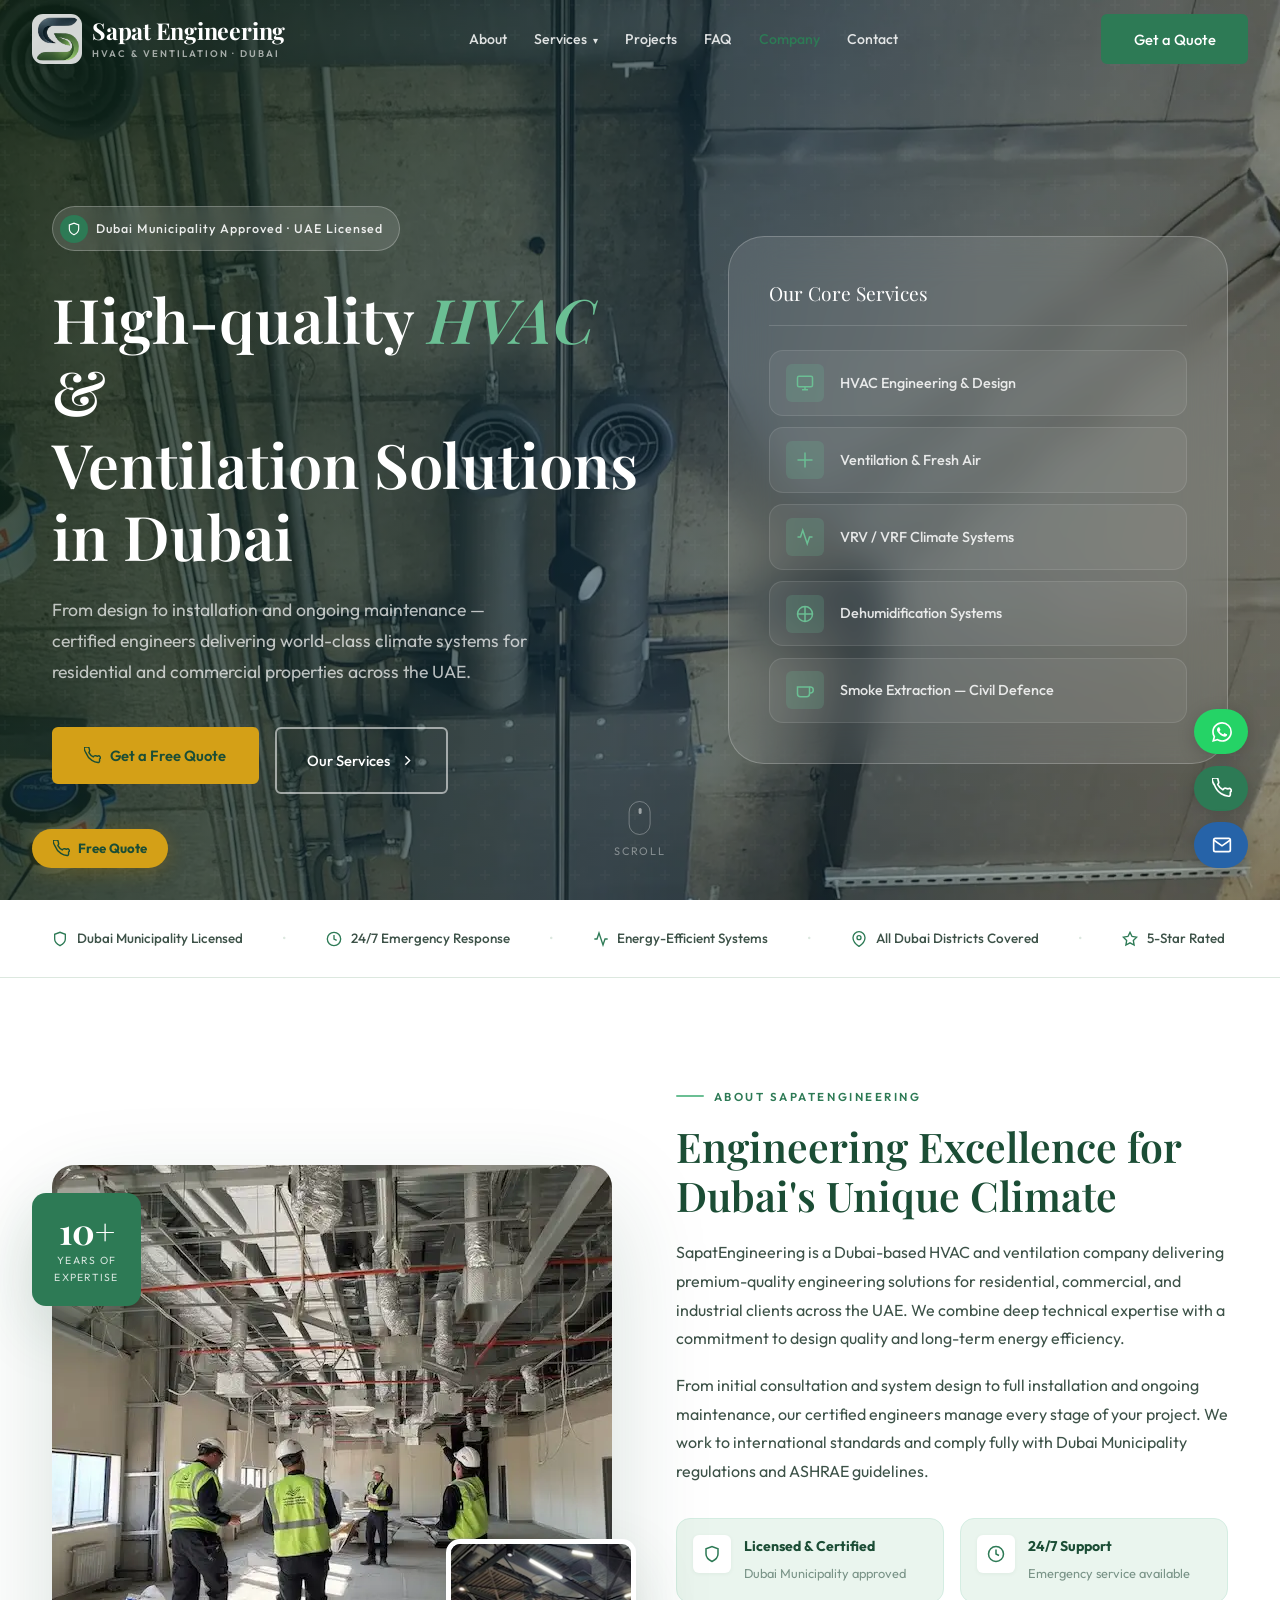
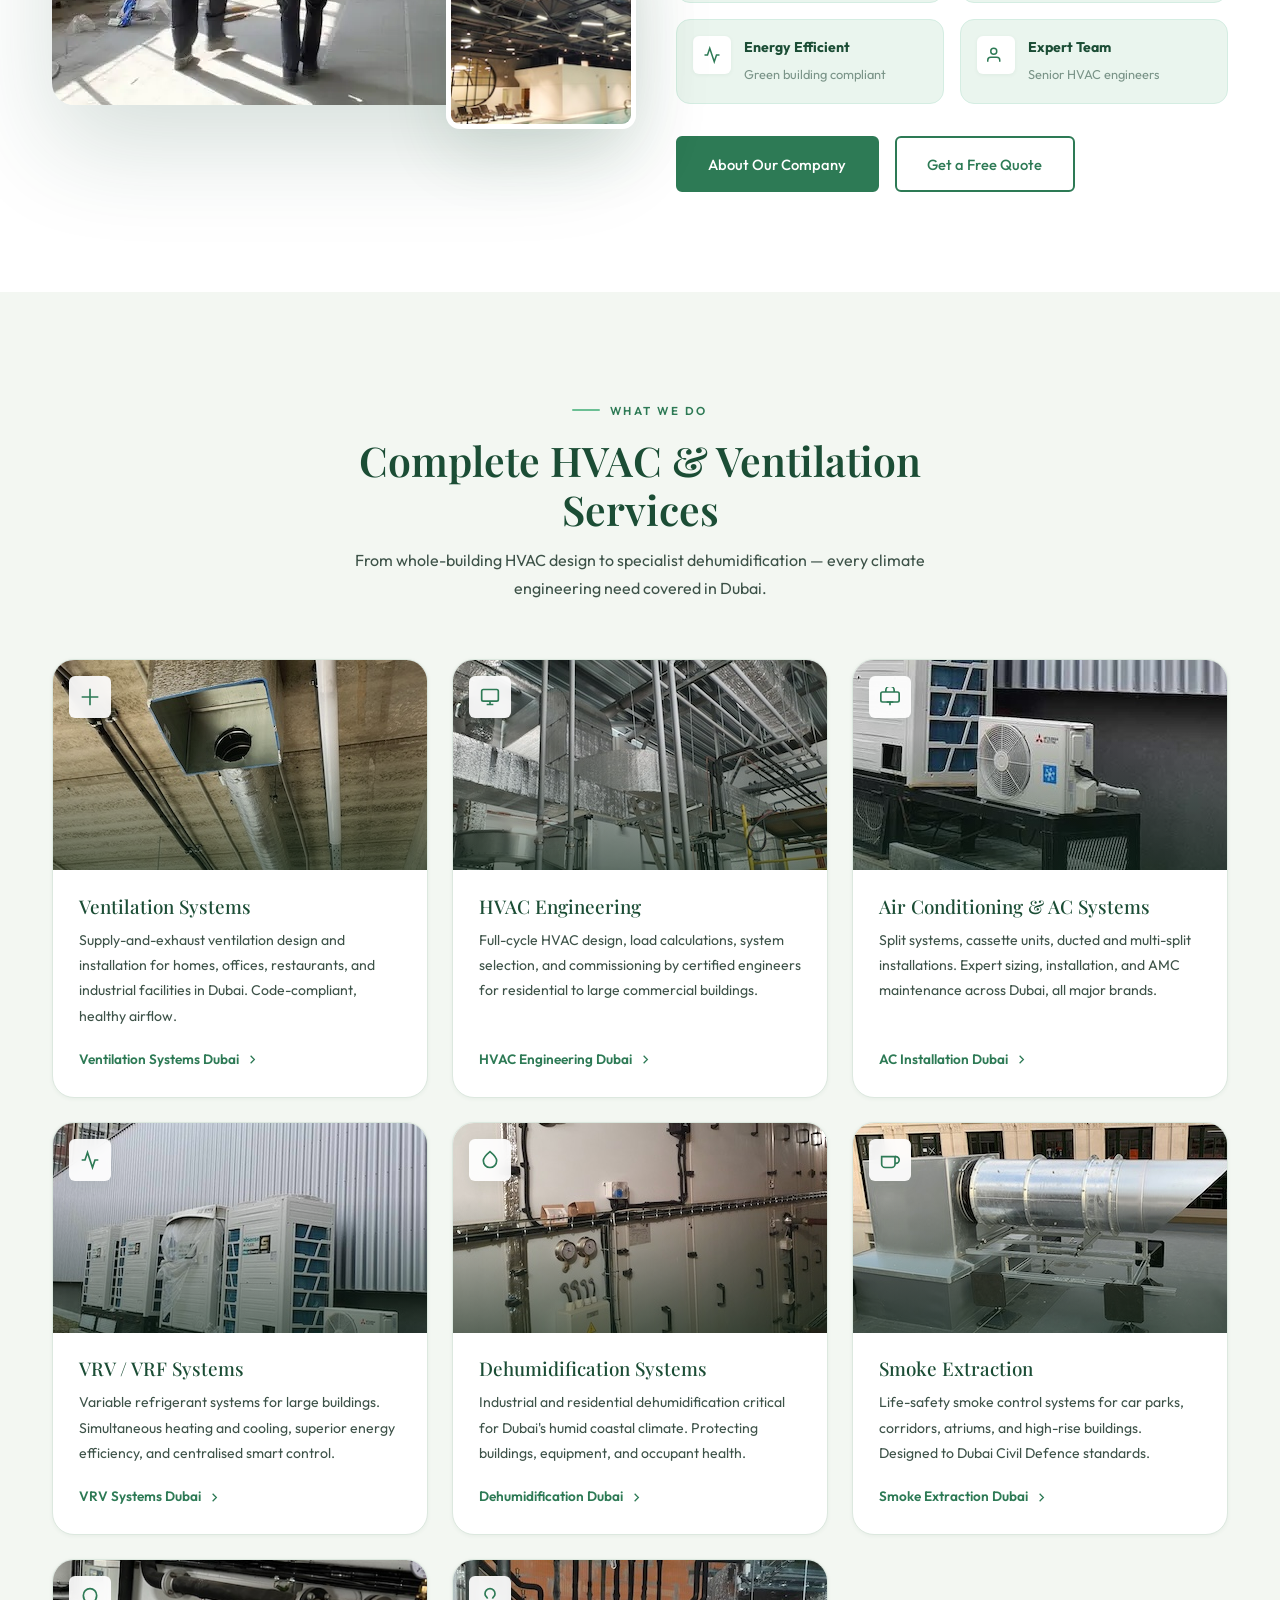
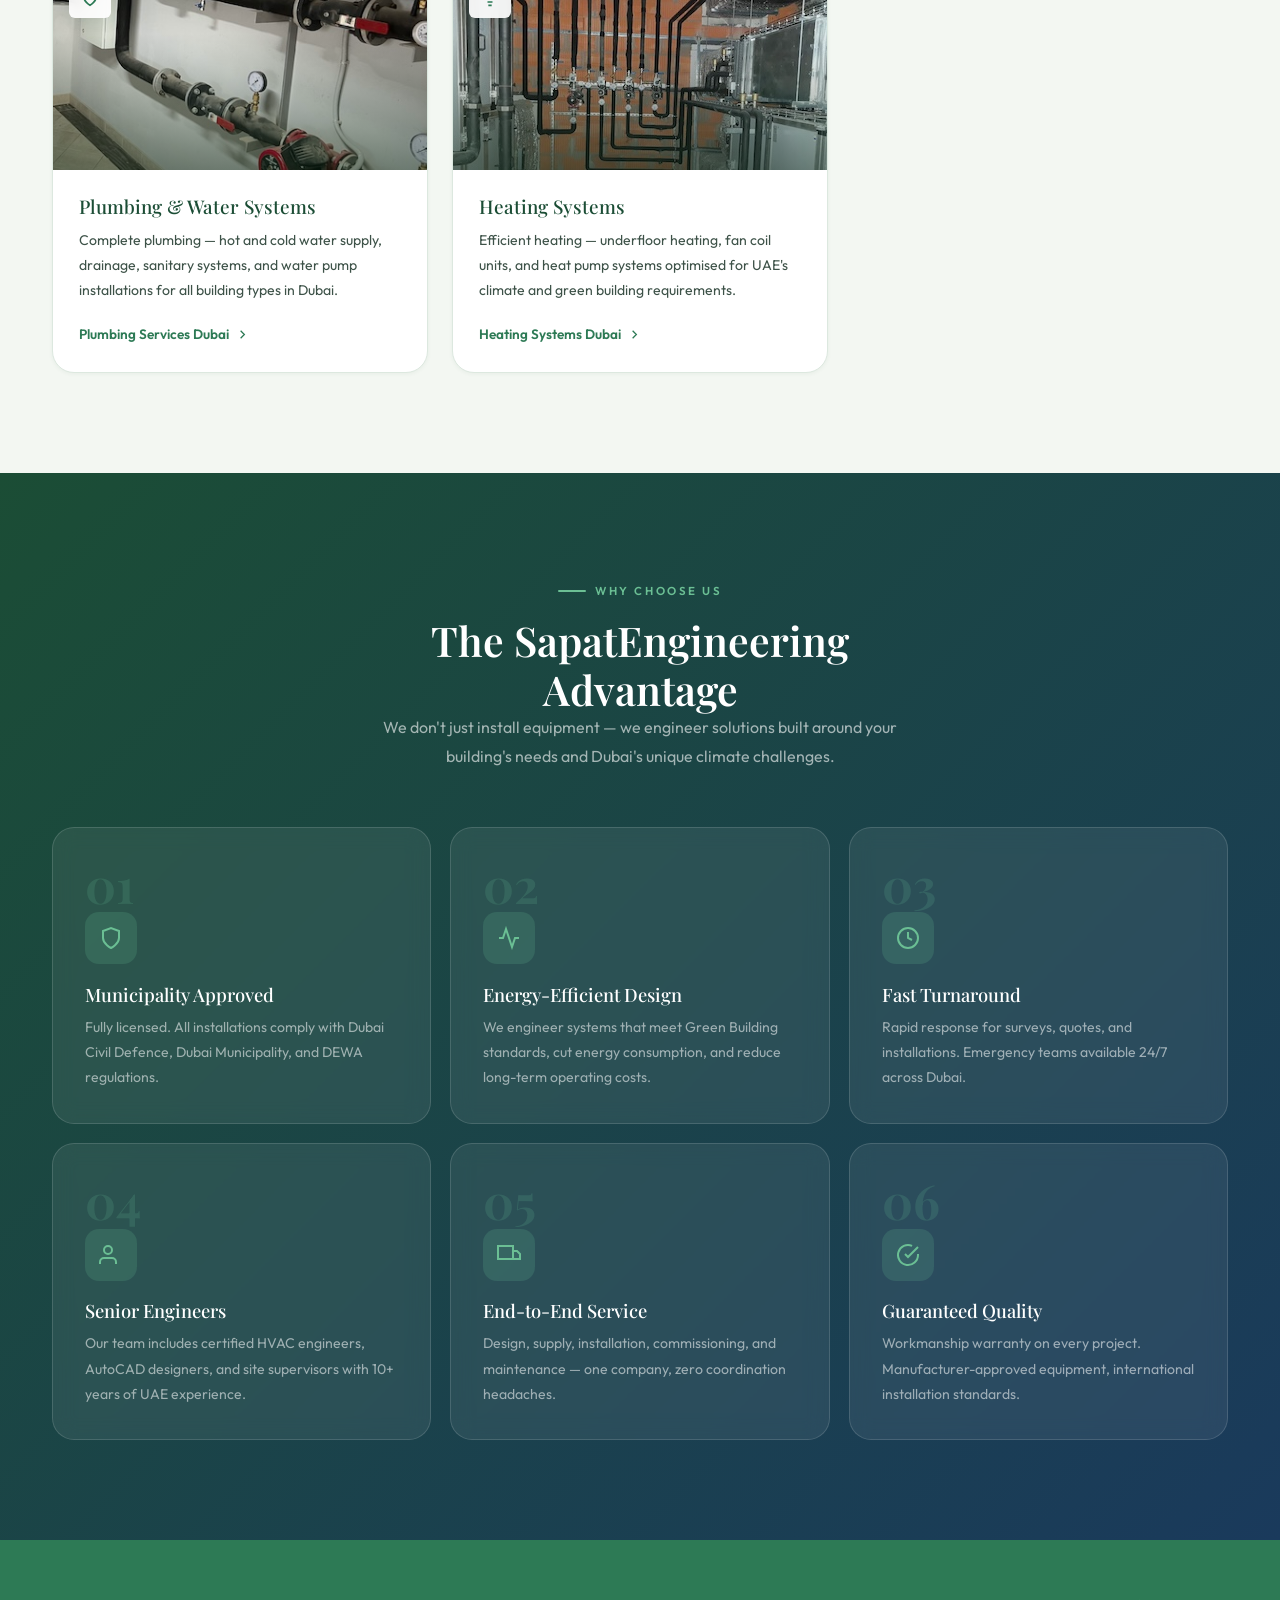
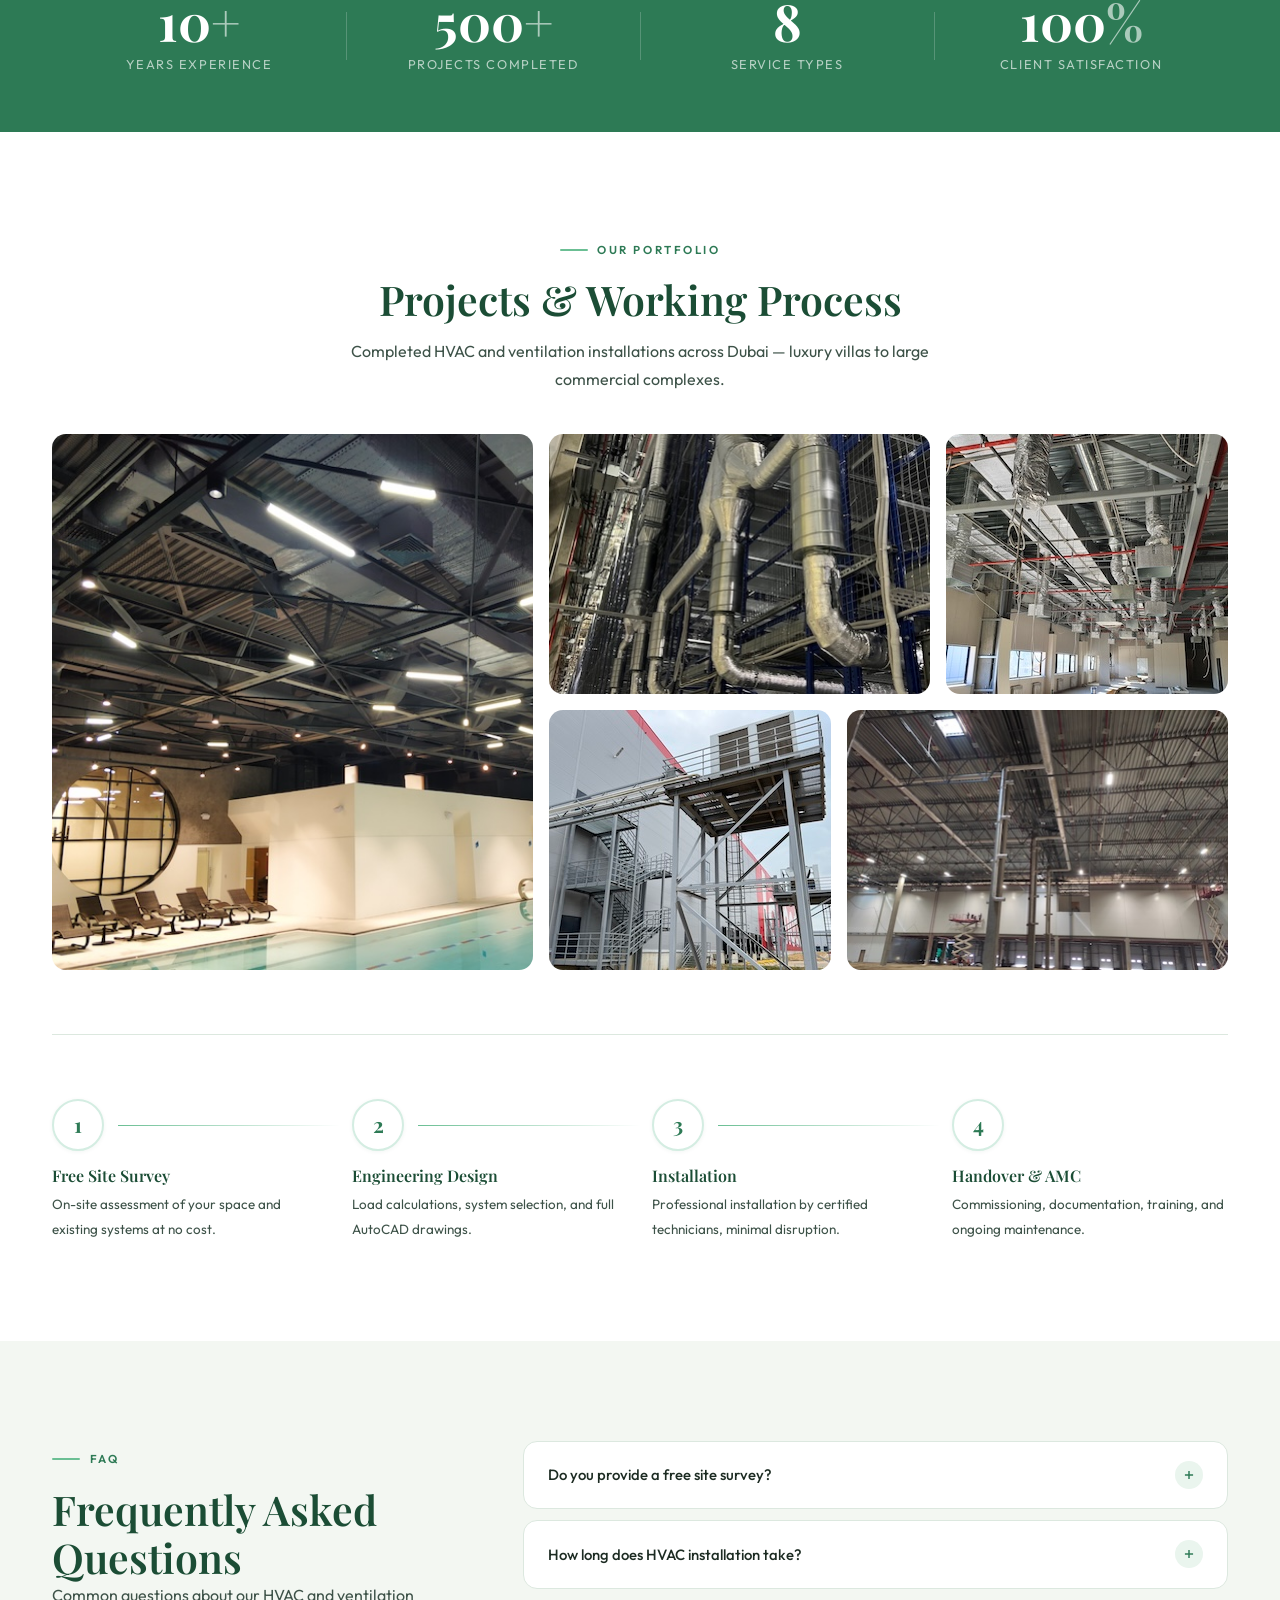
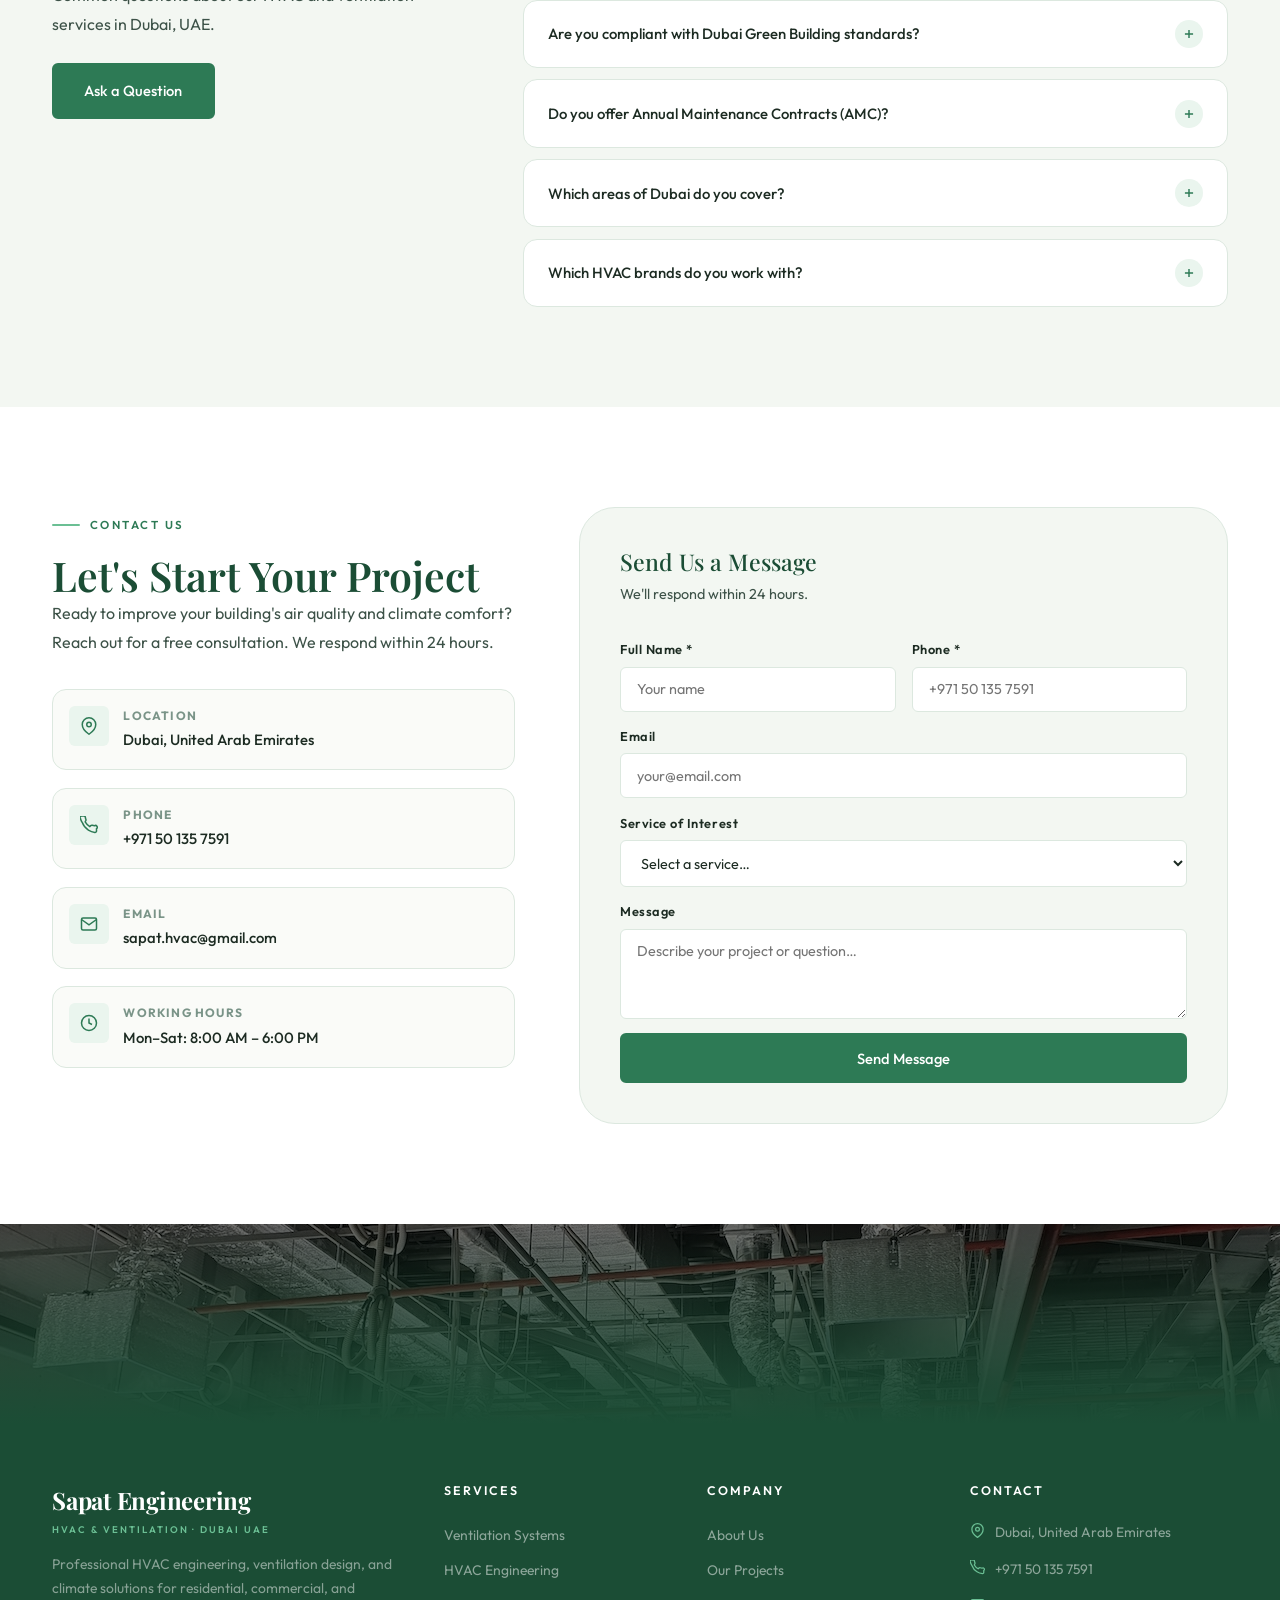
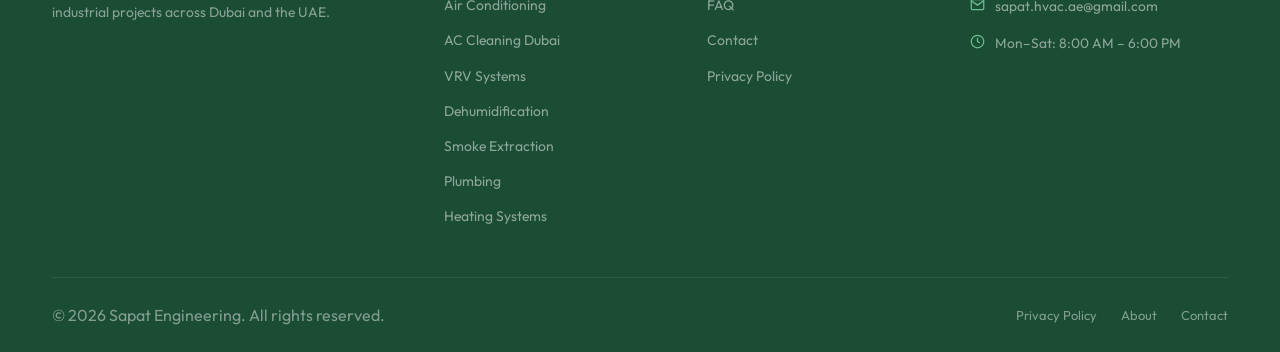
<file: index.html>
<!doctype html>
<html lang="en">
  <head>
    <style>
      /* Critical CSS — предотвращает белый экран */

      body {
        font-family: sans-serif;
        background: #485548;
        color: #c7c7c7;
        overflow-x: hidden;
      }
    </style>
    <meta charset="UTF-8" />
    <meta name="viewport" content="width=device-width, initial-scale=1.0" />

    <title>Ventilation &amp; HVAC Services in Dubai | SapatEngineering</title>
    <meta
      name="description"
      content="Professional HVAC engineering, ventilation design, air conditioning, and climate control solutions in Dubai, UAE. Certified engineers, Dubai Municipality approved."
    />
    <meta
      name="keywords"
      content="HVAC Dubai, ventilation Dubai, air conditioning Dubai, HVAC engineering UAE, VRV systems Dubai, dehumidification Dubai, HVAC contractor Dubai"
    />
    <meta name="robots" content="index, follow" />
    <link rel="canonical" href="https://sapatengineering.com/" />

    <!-- Open Graph -->
    <meta property="og:type" content="website" />
    <meta property="og:url" content="https://sapatengineering.com/" />
    <meta
      property="og:title"
      content="Ventilation &amp; HVAC Services in Dubai | SapatEngineering"
    />
    <meta
      property="og:description"
      content="Professional HVAC engineering and climate solutions in Dubai, UAE."
    />
    <meta
      property="og:image"
      content="https://sapatengineering.com/images/og-image.jpg"
    />
    <meta property="og:locale" content="en_AE" />

    <!-- Twitter -->
    <meta name="twitter:card" content="summary_large_image" />
    <meta
      name="twitter:title"
      content="HVAC &amp; Ventilation Services Dubai | SapatEngineering"
    />
    <meta
      name="twitter:description"
      content="Certified HVAC engineers. Ventilation, AC, VRV systems in Dubai."
    />
    <!-- Оставить как было -->
    <link rel="preconnect" href="https://fonts.googleapis.com" />
    <link rel="preconnect" href="https://fonts.gstatic.com" crossorigin />
    <link rel="stylesheet" href="css/style.css" />

    <!-- Добавить только это — DNS prefetch -->
    <link rel="dns-prefetch" href="https://fonts.googleapis.com" />
    <link rel="dns-prefetch" href="https://fonts.gstatic.com" />

    <!-- Schema.org -->
    <script type="application/ld+json">
      {
        "@context": "https://schema.org",
        "@type": "LocalBusiness",
        "name": "SapatEngineering",
        "description": "Professional HVAC engineering and ventilation services in Dubai, UAE.",
        "url": "https://sapatengineering.com",
        "telephone": "+971 50 135 7591",
        "email": "sapat.hvac@gmail.com",
        "address": {
          "@type": "PostalAddress",
          "addressLocality": "Dubai",
          "addressCountry": "AE"
        },
        "openingHours": "Mo-Sa 08:00-18:00",
        "hasOfferCatalog": {
          "@type": "OfferCatalog",
          "name": "HVAC & Ventilation Services",
          "itemListElement": [
            {
              "@type": "Offer",
              "itemOffered": {
                "@type": "Service",
                "name": "HVAC Engineering Dubai"
              }
            },
            {
              "@type": "Offer",
              "itemOffered": {
                "@type": "Service",
                "name": "Ventilation Systems Dubai"
              }
            },
            {
              "@type": "Offer",
              "itemOffered": {
                "@type": "Service",
                "name": "Air Conditioning Installation Dubai"
              }
            },
            {
              "@type": "Offer",
              "itemOffered": { "@type": "Service", "name": "VRV Systems Dubai" }
            },
            {
              "@type": "Offer",
              "itemOffered": {
                "@type": "Service",
                "name": "Dehumidification Dubai"
              }
            },
            {
              "@type": "Offer",
              "itemOffered": {
                "@type": "Service",
                "name": "Smoke Extraction Dubai"
              }
            }
          ]
        }
      }
    </script>
      <link rel="icon" type="image/x-icon" href="./images/favicon.ico">
    <link rel="icon" type="image/png" sizes="32x32" href="./images/favicon-32x32.png">
    <link rel="icon" type="image/png" sizes="16x16" href="./images/favicon-16x16.png">
    <link rel="apple-touch-icon" href="./images/apple-touch-icon.png">
    <link rel="manifest" href="./images/site.webmanifest">
  </head>
  <body>
    <!-- HEADER (injected by components.js) -->
    <header id="site-header" role="banner"></header>

    <!-- =============================================
     HERO — full photo background
     Replace hero-bg.jpg with your real photo
     ============================================= -->
    <section id="hero" aria-label="Hero section">
      <!-- Background image — real photo replaces this -->
      <img
        class="hero-img"
        src="images/hero-bg.webp"
        alt="Modern HVAC installation in a Dubai building"
        width="1920"
        height="1080"
        fetchpriority="high"
        onerror="
          this.style.display = 'none';
          document.querySelector('.hero-fallback').style.display = 'block';
        "
      />
      <!-- Gradient fallback when no image -->
      <div
        class="hero-fallback"
        style="
          display: none;
          position: absolute;
          inset: 0;
          background: linear-gradient(
            135deg,
            var(--c-green-deep) 0%,
            var(--c-blue-deep) 100%
          );
        "
      ></div>

      <div class="hero-overlay" aria-hidden="true"></div>
      <div class="hero-pattern" aria-hidden="true"></div>

      <div class="hero-inner">
        <!-- LEFT: text -->
        <div class="hero-text">
          <div class="hero-pill">
            <div class="hero-pill-dot">
              <svg
                xmlns="http://www.w3.org/2000/svg"
                viewBox="0 0 24 24"
                fill="none"
                stroke="currentColor"
                stroke-width="2"
              >
                <path d="M12 22s8-4 8-10V5l-8-3-8 3v7c0 6 8 10 8 10z" />
              </svg>
            </div>
            <span>Dubai Municipality Approved · UAE Licensed</span>
          </div>

          <h1 class="hero-h1">
            High-quality <em>HVAC</em> &amp;<br />
            Ventilation Solutions<br />
            in Dubai
          </h1>

          <p class="hero-sub">
            From design to installation and ongoing maintenance — certified
            engineers delivering world-class climate systems for residential and
            commercial properties across the UAE.
          </p>

          <div class="hero-btns">
            <a href="#contact" class="btn btn-gold">
              <svg
                xmlns="http://www.w3.org/2000/svg"
                viewBox="0 0 24 24"
                fill="none"
                stroke="currentColor"
                stroke-width="2"
              >
                <path
                  d="M22 16.92v3a2 2 0 01-2.18 2 19.79 19.79 0 01-8.63-3.07A19.5 19.5 0 013.07 8.8 19.79 19.79 0 01.22 2.18 2 2 0 012.18 0h3a2 2 0 012 1.72c.127.96.361 1.903.7 2.81a2 2 0 01-.45 2.11L6.91 7.91a16 16 0 006.16 6.16l1.27-1.27a2 2 0 012.11-.45c.907.339 1.85.573 2.81.7A2 2 0 0122 16.92z"
                />
              </svg>
              Get a Free Quote
            </a>
            <a href="#services" class="btn btn-white-outline">
              Our Services
              <svg
                xmlns="http://www.w3.org/2000/svg"
                viewBox="0 0 24 24"
                fill="none"
                stroke="currentColor"
                stroke-width="2"
              >
                <polyline points="9 18 15 12 9 6" />
              </svg>
            </a>
          </div>
        </div>

        <!-- RIGHT: services mini-card -->
        <div class="hero-card" aria-label="Services overview">
          <div class="hero-card-title">Our Core Services</div>
          <div class="hero-services-list">
            <div class="hero-service-row">
              <div class="hero-service-icon">
                <svg
                  xmlns="http://www.w3.org/2000/svg"
                  viewBox="0 0 24 24"
                  fill="none"
                  stroke="currentColor"
                  stroke-width="2"
                >
                  <rect x="2" y="3" width="20" height="14" rx="2" />
                  <path d="M8 21h8m-4-4v4" />
                </svg>
              </div>
              <span class="hero-service-label"
                >HVAC Engineering &amp; Design</span
              >
            </div>
            <div class="hero-service-row">
              <div class="hero-service-icon">
                <svg
                  xmlns="http://www.w3.org/2000/svg"
                  viewBox="0 0 24 24"
                  fill="none"
                  stroke="currentColor"
                  stroke-width="2"
                >
                  <path d="M12 22V12m0 0V2m0 10H2m10 0h10" />
                </svg>
              </div>
              <span class="hero-service-label"
                >Ventilation &amp; Fresh Air</span
              >
            </div>
            <div class="hero-service-row">
              <div class="hero-service-icon">
                <svg
                  xmlns="http://www.w3.org/2000/svg"
                  viewBox="0 0 24 24"
                  fill="none"
                  stroke="currentColor"
                  stroke-width="2"
                >
                  <polyline points="22 12 18 12 15 21 9 3 6 12 2 12" />
                </svg>
              </div>
              <span class="hero-service-label">VRV / VRF Climate Systems</span>
            </div>
            <div class="hero-service-row">
              <div class="hero-service-icon">
                <svg
                  xmlns="http://www.w3.org/2000/svg"
                  viewBox="0 0 24 24"
                  fill="none"
                  stroke="currentColor"
                  stroke-width="2"
                >
                  <path
                    d="M12 2a10 10 0 000 20 10 10 0 000-20zm0 0v20M2 12h20"
                  />
                </svg>
              </div>
              <span class="hero-service-label">Dehumidification Systems</span>
            </div>
            <div class="hero-service-row">
              <div class="hero-service-icon">
                <svg
                  xmlns="http://www.w3.org/2000/svg"
                  viewBox="0 0 24 24"
                  fill="none"
                  stroke="currentColor"
                  stroke-width="2"
                >
                  <path d="M18 8h1a4 4 0 010 8h-1" />
                  <path d="M2 8h16v9a4 4 0 01-4 4H6a4 4 0 01-4-4V8z" />
                </svg>
              </div>
              <span class="hero-service-label"
                >Smoke Extraction — Civil Defence</span
              >
            </div>
          </div>
        </div>
      </div>

      <div class="hero-scroll" aria-hidden="true">
        <div class="scroll-mouse"></div>
        <span>Scroll</span>
      </div>
    </section>

    <!-- TRUST STRIP -->
    <div id="trust" aria-label="Certifications">
      <div class="container">
        <div class="trust-track">
          <div class="trust-inner">
            <div class="trust-chip">
              <svg
                xmlns="http://www.w3.org/2000/svg"
                viewBox="0 0 24 24"
                fill="none"
                stroke="currentColor"
                stroke-width="2"
                width="16"
                height="16"
              >
                <path d="M12 22s8-4 8-10V5l-8-3-8 3v7c0 6 8 10 8 10z" /></svg
              >Dubai Municipality Licensed
            </div>
            <span class="trust-sep">·</span>
            <div class="trust-chip">
              <svg
                xmlns="http://www.w3.org/2000/svg"
                viewBox="0 0 24 24"
                fill="none"
                stroke="currentColor"
                stroke-width="2"
                width="16"
                height="16"
              >
                <circle cx="12" cy="12" r="10" />
                <polyline points="12 6 12 12 16 14" /></svg
              >24/7 Emergency Response
            </div>
            <span class="trust-sep">·</span>
            <div class="trust-chip">
              <svg
                xmlns="http://www.w3.org/2000/svg"
                viewBox="0 0 24 24"
                fill="none"
                stroke="currentColor"
                stroke-width="2"
                width="16"
                height="16"
              >
                <polyline points="22 12 18 12 15 21 9 3 6 12 2 12" /></svg
              >Energy-Efficient Systems
            </div>
            <span class="trust-sep">·</span>
            <div class="trust-chip">
              <svg
                xmlns="http://www.w3.org/2000/svg"
                viewBox="0 0 24 24"
                fill="none"
                stroke="currentColor"
                stroke-width="2"
                width="16"
                height="16"
              >
                <path d="M21 10c0 7-9 13-9 13s-9-6-9-13a9 9 0 0118 0z" />
                <circle cx="12" cy="10" r="3" /></svg
              >All Dubai Districts Covered
            </div>
            <span class="trust-sep">·</span>
            <div class="trust-chip">
              <svg
                xmlns="http://www.w3.org/2000/svg"
                viewBox="0 0 24 24"
                fill="none"
                stroke="currentColor"
                stroke-width="2"
                width="16"
                height="16"
              >
                <path
                  d="M12 2l3.09 6.26L22 9.27l-5 4.87 1.18 6.88L12 17.77l-6.18 3.25L7 14.14 2 9.27l6.91-1.01L12 2z"
                /></svg
              >5-Star Rated Service
            </div>
            <span class="trust-sep">·</span>
            <div class="trust-chip">
              <svg
                xmlns="http://www.w3.org/2000/svg"
                viewBox="0 0 24 24"
                fill="none"
                stroke="currentColor"
                stroke-width="2"
                width="16"
                height="16"
              >
                <rect x="1" y="3" width="15" height="13" />
                <polygon points="16 8 20 8 23 11 23 16 16 16 16 8" />
                <circle cx="5.5" cy="18.5" r="2.5" />
                <circle cx="18.5" cy="18.5" r="2.5" /></svg
              >Free Site Survey
            </div>
            <span class="trust-sep">·</span>
            <!-- Duplicate for smooth loop -->
            <div class="trust-chip">
              <svg
                xmlns="http://www.w3.org/2000/svg"
                viewBox="0 0 24 24"
                fill="none"
                stroke="currentColor"
                stroke-width="2"
                width="16"
                height="16"
              >
                <path d="M12 22s8-4 8-10V5l-8-3-8 3v7c0 6 8 10 8 10z" /></svg
              >Dubai Municipality Licensed
            </div>
            <span class="trust-sep">·</span>
            <div class="trust-chip">
              <svg
                xmlns="http://www.w3.org/2000/svg"
                viewBox="0 0 24 24"
                fill="none"
                stroke="currentColor"
                stroke-width="2"
                width="16"
                height="16"
              >
                <circle cx="12" cy="12" r="10" />
                <polyline points="12 6 12 12 16 14" /></svg
              >24/7 Emergency Response
            </div>
            <span class="trust-sep">·</span>
            <div class="trust-chip">
              <svg
                xmlns="http://www.w3.org/2000/svg"
                viewBox="0 0 24 24"
                fill="none"
                stroke="currentColor"
                stroke-width="2"
                width="16"
                height="16"
              >
                <polyline points="22 12 18 12 15 21 9 3 6 12 2 12" /></svg
              >Energy-Efficient Systems
            </div>
            <span class="trust-sep">·</span>
            <div class="trust-chip">
              <svg
                xmlns="http://www.w3.org/2000/svg"
                viewBox="0 0 24 24"
                fill="none"
                stroke="currentColor"
                stroke-width="2"
                width="16"
                height="16"
              >
                <path
                  d="M12 2l3.09 6.26L22 9.27l-5 4.87 1.18 6.88L12 17.77l-6.18 3.25L7 14.14 2 9.27l6.91-1.01L12 2z"
                /></svg
              >5-Star Rated Service
            </div>
            <span class="trust-sep">·</span>
            <div class="trust-chip">
              <svg
                xmlns="http://www.w3.org/2000/svg"
                viewBox="0 0 24 24"
                fill="none"
                stroke="currentColor"
                stroke-width="2"
                width="16"
                height="16"
              >
                <rect x="1" y="3" width="15" height="13" />
                <polygon points="16 8 20 8 23 11 23 16 16 16 16 8" />
                <circle cx="5.5" cy="18.5" r="2.5" />
                <circle cx="18.5" cy="18.5" r="2.5" /></svg
              >Free Site Survey
            </div>
          </div>
        </div>
      </div>
    </div>

    <!-- =============================================
     ABOUT
     ============================================= -->
    <section id="about" class="pad" aria-labelledby="about-h">
      <div class="container">
        <div class="g2">
          <!-- Image column -->
          <div class="about-img-wrap reveal">
            <div class="about-badge">
              <div class="n">10+</div>
              <div class="l">Years of<br />Expertise</div>
            </div>
            <img
              class="about-main-img"
              src="images/about-team.webp"
              alt="SapatEngineering HVAC engineers at work in Dubai"
              width="600"
              height="540"
              loading="lazy"
              onerror="
                this.style.display = 'none';
                this.nextElementSibling.style.display = 'flex';
              "
            />
            <div class="about-img-placeholder" style="display: none">
              <svg
                xmlns="http://www.w3.org/2000/svg"
                viewBox="0 0 24 24"
                fill="none"
                stroke="currentColor"
                stroke-width="0.8"
                width="100"
                height="100"
              >
                <rect x="3" y="3" width="18" height="18" rx="2" />
                <circle cx="8.5" cy="8.5" r="1.5" />
                <polyline points="21 15 16 10 5 21" />
              </svg>
            </div>
            <img
              class="about-mini-img"
              src="images/about-project.jpg"
              alt="HVAC installation project in Dubai"
              width="190"
              height="190"
              loading="lazy"
              onerror="this.style.display = 'none'"
            />
          </div>

          <!-- Text column -->
          <div class="about-copy reveal d2">
            <span class="eyebrow">About SapatEngineering</span>
            <h2 id="about-h">
              Engineering Excellence for Dubai's Unique Climate
            </h2>
            <p>
              SapatEngineering is a Dubai-based HVAC and ventilation company
              delivering premium-quality engineering solutions for residential,
              commercial, and industrial clients across the UAE. We combine deep
              technical expertise with a commitment to design quality and
              long-term energy efficiency.
            </p>
            <p>
              From initial consultation and system design to full installation
              and ongoing maintenance, our certified engineers manage every
              stage of your project. We work to international standards and
              comply fully with Dubai Municipality regulations and ASHRAE
              guidelines.
            </p>

            <div class="feat-grid">
              <div class="feat-item">
                <div class="feat-icon">
                  <svg
                    xmlns="http://www.w3.org/2000/svg"
                    viewBox="0 0 24 24"
                    fill="none"
                    stroke="currentColor"
                    stroke-width="2"
                  >
                    <path d="M12 22s8-4 8-10V5l-8-3-8 3v7c0 6 8 10 8 10z" />
                  </svg>
                </div>
                <div class="feat-txt">
                  <strong>Licensed &amp; Certified</strong
                  ><span>Dubai Municipality approved</span>
                </div>
              </div>
              <div class="feat-item">
                <div class="feat-icon">
                  <svg
                    xmlns="http://www.w3.org/2000/svg"
                    viewBox="0 0 24 24"
                    fill="none"
                    stroke="currentColor"
                    stroke-width="2"
                  >
                    <circle cx="12" cy="12" r="10" />
                    <polyline points="12 6 12 12 16 14" />
                  </svg>
                </div>
                <div class="feat-txt">
                  <strong>24/7 Support</strong
                  ><span>Emergency service available</span>
                </div>
              </div>
              <div class="feat-item">
                <div class="feat-icon">
                  <svg
                    xmlns="http://www.w3.org/2000/svg"
                    viewBox="0 0 24 24"
                    fill="none"
                    stroke="currentColor"
                    stroke-width="2"
                  >
                    <polyline points="22 12 18 12 15 21 9 3 6 12 2 12" />
                  </svg>
                </div>
                <div class="feat-txt">
                  <strong>Energy Efficient</strong
                  ><span>Green building compliant</span>
                </div>
              </div>
              <div class="feat-item">
                <div class="feat-icon">
                  <svg
                    xmlns="http://www.w3.org/2000/svg"
                    viewBox="0 0 24 24"
                    fill="none"
                    stroke="currentColor"
                    stroke-width="2"
                  >
                    <path d="M17 21v-2a4 4 0 00-4-4H5a4 4 0 00-4 4v2" />
                    <circle cx="9" cy="7" r="4" />
                  </svg>
                </div>
                <div class="feat-txt">
                  <strong>Expert Team</strong><span>Senior HVAC engineers</span>
                </div>
              </div>
            </div>

            <div
              style="
                margin-top: 2rem;
                display: flex;
                gap: 1rem;
                flex-wrap: wrap;
              "
            >
              <a href="pages/about/index.html" class="btn btn-green"
                >About Our Company</a
              >
              <a href="#contact" class="btn btn-green-outline"
                >Get a Free Quote</a
              >
            </div>
          </div>
        </div>
      </div>
    </section>

    <!-- =============================================
     SERVICES — image cards
     ============================================= -->
    <section
      id="services"
      class="pad"
      style="background: var(--c-bg-alt)"
      aria-labelledby="srv-h"
    >
      <div class="container">
        <div class="sec-header reveal">
          <span class="eyebrow">What We Do</span>
          <h2 id="srv-h">Complete HVAC &amp; Ventilation Services</h2>
          <p>
            From whole-building HVAC design to specialist dehumidification —
            every climate engineering need covered in Dubai.
          </p>
        </div>

        <div class="srv-grid">
          <!-- Card: Ventilation -->
          <article class="srv-card reveal">
            <div class="srv-img">
              <img
                src="images/srv-ventilation.jpg"
                alt="Ventilation ductwork installation Dubai"
                width="420"
                height="210"
                loading="lazy"
                onerror="this.parentElement.classList.add('no-img')"
              />
              <div class="srv-img-overlay"></div>
              <div class="srv-img-badge" aria-hidden="true">
                <svg
                  xmlns="http://www.w3.org/2000/svg"
                  viewBox="0 0 24 24"
                  fill="none"
                  stroke="currentColor"
                  stroke-width="2"
                >
                  <path d="M12 22V12m0 0V2m0 10H2m10 0h10" />
                </svg>
              </div>
            </div>
            <div class="srv-body">
              <h3>Ventilation Systems</h3>
              <p>
                Supply-and-exhaust ventilation design and installation for
                homes, offices, restaurants, and industrial facilities in Dubai.
                Code-compliant, healthy airflow.
              </p>
              <a href="pages/services/ventilation.html" class="srv-link">
                Ventilation Systems Dubai
                <svg
                  xmlns="http://www.w3.org/2000/svg"
                  viewBox="0 0 24 24"
                  fill="none"
                  stroke="currentColor"
                  stroke-width="2"
                >
                  <polyline points="9 18 15 12 9 6" />
                </svg>
              </a>
            </div>
          </article>

          <!-- Card: HVAC -->
          <article class="srv-card reveal d1">
            <div class="srv-img">
              <img
                src="images/srv-hvac.jpg"
                alt="HVAC system engineering design Dubai"
                width="420"
                height="210"
                loading="lazy"
                onerror="this.parentElement.classList.add('no-img')"
              />
              <div class="srv-img-overlay"></div>
              <div class="srv-img-badge" aria-hidden="true">
                <svg
                  xmlns="http://www.w3.org/2000/svg"
                  viewBox="0 0 24 24"
                  fill="none"
                  stroke="currentColor"
                  stroke-width="2"
                >
                  <rect x="2" y="3" width="20" height="14" rx="2" />
                  <path d="M8 21h8m-4-4v4" />
                </svg>
              </div>
            </div>
            <div class="srv-body">
              <h3>HVAC Engineering</h3>
              <p>
                Full-cycle HVAC design, load calculations, system selection, and
                commissioning by certified engineers for residential to large
                commercial buildings.
              </p>
              <a href="pages/services/hvac.html" class="srv-link">
                HVAC Engineering Dubai
                <svg
                  xmlns="http://www.w3.org/2000/svg"
                  viewBox="0 0 24 24"
                  fill="none"
                  stroke="currentColor"
                  stroke-width="2"
                >
                  <polyline points="9 18 15 12 9 6" />
                </svg>
              </a>
            </div>
          </article>

          <!-- Card: AC -->
          <article class="srv-card reveal d2">
            <div class="srv-img">
              <img
                src="images/srv-ac.jpg"
                alt="Air conditioning installation Dubai"
                width="420"
                height="210"
                loading="lazy"
                onerror="this.parentElement.classList.add('no-img')"
              />
              <div class="srv-img-overlay"></div>
              <div class="srv-img-badge" aria-hidden="true">
                <svg
                  xmlns="http://www.w3.org/2000/svg"
                  viewBox="0 0 24 24"
                  fill="none"
                  stroke="currentColor"
                  stroke-width="2"
                >
                  <rect x="1" y="6" width="22" height="12" rx="2" />
                  <path d="M12 18v4m-4-4h8M7 6v-2a5 5 0 0110 0v2" />
                </svg>
              </div>
            </div>
            <div class="srv-body">
              <h3>Air Conditioning &amp; AC Systems</h3>
              <p>
                Split systems, cassette units, ducted and multi-split
                installations. Expert sizing, installation, and AMC maintenance
                across Dubai, all major brands.
              </p>
              <a href="pages/services/air-conditioning.html" class="srv-link">
                AC Installation Dubai
                <svg
                  xmlns="http://www.w3.org/2000/svg"
                  viewBox="0 0 24 24"
                  fill="none"
                  stroke="currentColor"
                  stroke-width="2"
                >
                  <polyline points="9 18 15 12 9 6" />
                </svg>
              </a>
            </div>
          </article>

          <!-- Card: VRV -->
          <article class="srv-card reveal">
            <div class="srv-img">
              <img
                src="images/srv-vrv.jpg"
                alt="VRV VRF system installation Dubai commercial building"
                width="420"
                height="210"
                loading="lazy"
                onerror="this.parentElement.classList.add('no-img')"
              />
              <div class="srv-img-overlay"></div>
              <div class="srv-img-badge" aria-hidden="true">
                <svg
                  xmlns="http://www.w3.org/2000/svg"
                  viewBox="0 0 24 24"
                  fill="none"
                  stroke="currentColor"
                  stroke-width="2"
                >
                  <polyline points="22 12 18 12 15 21 9 3 6 12 2 12" />
                </svg>
              </div>
            </div>
            <div class="srv-body">
              <h3>VRV / VRF Systems</h3>
              <p>
                Variable refrigerant systems for large buildings. Simultaneous
                heating and cooling, superior energy efficiency, and centralised
                smart control.
              </p>
              <a href="pages/services/vrv-systems.html" class="srv-link">
                VRV Systems Dubai
                <svg
                  xmlns="http://www.w3.org/2000/svg"
                  viewBox="0 0 24 24"
                  fill="none"
                  stroke="currentColor"
                  stroke-width="2"
                >
                  <polyline points="9 18 15 12 9 6" />
                </svg>
              </a>
            </div>
          </article>

          <!-- Card: Dehumidification -->
          <article class="srv-card reveal d1">
            <div class="srv-img">
              <img
                src="images/srv-dehumidification.jpg"
                alt="Dehumidification system installation Dubai UAE"
                width="420"
                height="210"
                loading="lazy"
                onerror="this.parentElement.classList.add('no-img')"
              />
              <div class="srv-img-overlay"></div>
              <div class="srv-img-badge" aria-hidden="true">
                <svg
                  xmlns="http://www.w3.org/2000/svg"
                  viewBox="0 0 24 24"
                  fill="none"
                  stroke="currentColor"
                  stroke-width="2"
                >
                  <path d="M12 2s-8 6.5-8 11a8 8 0 0016 0c0-4.5-8-11-8-11z" />
                </svg>
              </div>
            </div>
            <div class="srv-body">
              <h3>Dehumidification Systems</h3>
              <p>
                Industrial and residential dehumidification critical for Dubai's
                humid coastal climate. Protecting buildings, equipment, and
                occupant health.
              </p>
              <a href="pages/services/dehumidification.html" class="srv-link">
                Dehumidification Dubai
                <svg
                  xmlns="http://www.w3.org/2000/svg"
                  viewBox="0 0 24 24"
                  fill="none"
                  stroke="currentColor"
                  stroke-width="2"
                >
                  <polyline points="9 18 15 12 9 6" />
                </svg>
              </a>
            </div>
          </article>

          <!-- Card: Smoke -->
          <article class="srv-card reveal d2">
            <div class="srv-img">
              <img
                src="images/srv-smoke.jpg"
                alt="Smoke extraction system car park Dubai"
                width="420"
                height="210"
                loading="lazy"
                onerror="this.parentElement.classList.add('no-img')"
              />
              <div class="srv-img-overlay"></div>
              <div class="srv-img-badge" aria-hidden="true">
                <svg
                  xmlns="http://www.w3.org/2000/svg"
                  viewBox="0 0 24 24"
                  fill="none"
                  stroke="currentColor"
                  stroke-width="2"
                >
                  <path d="M18 8h1a4 4 0 010 8h-1" />
                  <path d="M2 8h16v9a4 4 0 01-4 4H6a4 4 0 01-4-4V8z" />
                </svg>
              </div>
            </div>
            <div class="srv-body">
              <h3>Smoke Extraction</h3>
              <p>
                Life-safety smoke control systems for car parks, corridors,
                atriums, and high-rise buildings. Designed to Dubai Civil
                Defence standards.
              </p>
              <a href="pages/services/smoke-extraction.html" class="srv-link">
                Smoke Extraction Dubai
                <svg
                  xmlns="http://www.w3.org/2000/svg"
                  viewBox="0 0 24 24"
                  fill="none"
                  stroke="currentColor"
                  stroke-width="2"
                >
                  <polyline points="9 18 15 12 9 6" />
                </svg>
              </a>
            </div>
          </article>

          <!-- Card: Plumbing -->
          <article class="srv-card reveal">
            <div class="srv-img">
              <img
                src="images/srv-plumbing.jpg"
                alt="Plumbing installation hot cold water Dubai"
                width="420"
                height="210"
                loading="lazy"
                onerror="this.parentElement.classList.add('no-img')"
              />
              <div class="srv-img-overlay"></div>
              <div class="srv-img-badge" aria-hidden="true">
                <svg
                  xmlns="http://www.w3.org/2000/svg"
                  viewBox="0 0 24 24"
                  fill="none"
                  stroke="currentColor"
                  stroke-width="2"
                >
                  <path
                    d="M12 22s-8-4.5-8-11.8A8 8 0 0112 2a8 8 0 018 8.2c0 7.3-8 11.8-8 11.8z"
                  />
                </svg>
              </div>
            </div>
            <div class="srv-body">
              <h3>Plumbing &amp; Water Systems</h3>
              <p>
                Complete plumbing — hot and cold water supply, drainage,
                sanitary systems, and water pump installations for all building
                types in Dubai.
              </p>
              <a href="pages/services/plumbing.html" class="srv-link">
                Plumbing Services Dubai
                <svg
                  xmlns="http://www.w3.org/2000/svg"
                  viewBox="0 0 24 24"
                  fill="none"
                  stroke="currentColor"
                  stroke-width="2"
                >
                  <polyline points="9 18 15 12 9 6" />
                </svg>
              </a>
            </div>
          </article>

          <!-- Card: Heating -->
          <article class="srv-card reveal d1">
            <div class="srv-img">
              <img
                src="images/srv-heating.jpg"
                alt="Heating system underfloor heat pump Dubai"
                width="420"
                height="210"
                loading="lazy"
                onerror="this.parentElement.classList.add('no-img')"
              />
              <div class="srv-img-overlay"></div>
              <div class="srv-img-badge" aria-hidden="true">
                <svg
                  xmlns="http://www.w3.org/2000/svg"
                  viewBox="0 0 24 24"
                  fill="none"
                  stroke="currentColor"
                  stroke-width="2"
                >
                  <path
                    d="M15 14c.2-1 .7-1.7 1.5-2.5 1-.9 1.5-2.2 1.5-3.5A6 6 0 006 8c0 1 .2 2.2 1.5 3.5.7.7 1.3 1.5 1.5 2.5"
                  />
                  <path d="M9 18h6m-5 4h4" />
                </svg>
              </div>
            </div>
            <div class="srv-body">
              <h3>Heating Systems</h3>
              <p>
                Efficient heating — underfloor heating, fan coil units, and heat
                pump systems optimised for UAE's climate and green building
                requirements.
              </p>
              <a href="pages/services/heating.html" class="srv-link">
                Heating Systems Dubai
                <svg
                  xmlns="http://www.w3.org/2000/svg"
                  viewBox="0 0 24 24"
                  fill="none"
                  stroke="currentColor"
                  stroke-width="2"
                >
                  <polyline points="9 18 15 12 9 6" />
                </svg>
              </a>
            </div>
          </article>
        </div>
      </div>
    </section>

    <!-- =============================================
     WHY US — image section background
     ============================================= -->
    <section id="why-us" class="pad" aria-labelledby="why-h">
      <!-- Background image -->
      <img
        class="why-bg-img"
        src="images/why-bg.jpg"
        alt="Modern commercial building Dubai with HVAC systems"
        width="1440"
        height="800"
        loading="lazy"
        onerror="this.style.display = 'none'"
      />
      <div class="why-bg-overlay" aria-hidden="true"></div>
      <div class="why-bg-fallback" aria-hidden="true"></div>

      <div class="container why-inner">
        <div class="why-header reveal">
          <span class="eyebrow" style="color: var(--c-green-light)"
            >Why Choose Us</span
          >
          <h2 id="why-h">The SapatEngineering Advantage</h2>
          <p>
            We don't just install equipment — we engineer solutions built around
            your building's needs and Dubai's unique climate challenges.
          </p>
        </div>

        <div class="why-cards">
          <div class="why-card reveal">
            <div class="why-n">01</div>
            <div class="why-icon">
              <svg
                xmlns="http://www.w3.org/2000/svg"
                viewBox="0 0 24 24"
                fill="none"
                stroke="currentColor"
                stroke-width="2"
              >
                <path d="M12 22s8-4 8-10V5l-8-3-8 3v7c0 6 8 10 8 10z" />
              </svg>
            </div>
            <h3>Municipality Approved</h3>
            <p>
              Fully licensed. All installations comply with Dubai Civil Defence,
              Dubai Municipality, and DEWA regulations.
            </p>
          </div>
          <div class="why-card reveal d1">
            <div class="why-n">02</div>
            <div class="why-icon">
              <svg
                xmlns="http://www.w3.org/2000/svg"
                viewBox="0 0 24 24"
                fill="none"
                stroke="currentColor"
                stroke-width="2"
              >
                <polyline points="22 12 18 12 15 21 9 3 6 12 2 12" />
              </svg>
            </div>
            <h3>Energy-Efficient Design</h3>
            <p>
              We engineer systems that meet Green Building standards, cut energy
              consumption, and reduce long-term operating costs.
            </p>
          </div>
          <div class="why-card reveal d2">
            <div class="why-n">03</div>
            <div class="why-icon">
              <svg
                xmlns="http://www.w3.org/2000/svg"
                viewBox="0 0 24 24"
                fill="none"
                stroke="currentColor"
                stroke-width="2"
              >
                <circle cx="12" cy="12" r="10" />
                <polyline points="12 6 12 12 16 14" />
              </svg>
            </div>
            <h3>Fast Turnaround</h3>
            <p>
              Rapid response for surveys, quotes, and installations. Emergency
              teams available 24/7 across Dubai.
            </p>
          </div>
          <div class="why-card reveal">
            <div class="why-n">04</div>
            <div class="why-icon">
              <svg
                xmlns="http://www.w3.org/2000/svg"
                viewBox="0 0 24 24"
                fill="none"
                stroke="currentColor"
                stroke-width="2"
              >
                <path d="M17 21v-2a4 4 0 00-4-4H5a4 4 0 00-4 4v2" />
                <circle cx="9" cy="7" r="4" />
              </svg>
            </div>
            <h3>Senior Engineers</h3>
            <p>
              Our team includes certified HVAC engineers, AutoCAD designers, and
              site supervisors with 10+ years of UAE experience.
            </p>
          </div>
          <div class="why-card reveal d1">
            <div class="why-n">05</div>
            <div class="why-icon">
              <svg
                xmlns="http://www.w3.org/2000/svg"
                viewBox="0 0 24 24"
                fill="none"
                stroke="currentColor"
                stroke-width="2"
              >
                <rect x="1" y="3" width="15" height="13" />
                <polygon points="16 8 20 8 23 11 23 16 16 16 16 8" />
              </svg>
            </div>
            <h3>End-to-End Service</h3>
            <p>
              Design, supply, installation, commissioning, and maintenance — one
              company, zero coordination headaches.
            </p>
          </div>
          <div class="why-card reveal d2">
            <div class="why-n">06</div>
            <div class="why-icon">
              <svg
                xmlns="http://www.w3.org/2000/svg"
                viewBox="0 0 24 24"
                fill="none"
                stroke="currentColor"
                stroke-width="2"
              >
                <path d="M22 11.08V12a10 10 0 11-5.93-9.14" />
                <polyline points="22 4 12 14.01 9 11.01" />
              </svg>
            </div>
            <h3>Guaranteed Quality</h3>
            <p>
              Workmanship warranty on every project. Manufacturer-approved
              equipment, international installation standards.
            </p>
          </div>
        </div>
      </div>
    </section>

    <!-- STATS BAND -->
    <div id="stats-band" aria-label="Company statistics">
      <div class="container">
        <div class="stats-row">
          <div class="stat-col reveal">
            <div class="stat-num">10<span>+</span></div>
            <div class="stat-lbl">Years Experience</div>
          </div>
          <div class="stat-col reveal d1">
            <div class="stat-num">500<span>+</span></div>
            <div class="stat-lbl">Projects Completed</div>
          </div>
          <div class="stat-col reveal d2">
            <div class="stat-num">8</div>
            <div class="stat-lbl">Service Types</div>
          </div>
          <div class="stat-col reveal d3">
            <div class="stat-num">100<span>%</span></div>
            <div class="stat-lbl">Client Satisfaction</div>
          </div>
        </div>
      </div>
    </div>

    <!-- =============================================
     GALLERY / WORKS — photo grid
     ============================================= -->
    <section id="works" class="pad" aria-labelledby="works-h">
      <div class="container">
        <div class="sec-header reveal" style="margin-bottom: 2.5rem">
          <span class="eyebrow">Our Portfolio</span>
          <h2 id="works-h">Projects &amp; Working Process</h2>
          <p>
            Completed HVAC and ventilation installations across Dubai — luxury
            villas to large commercial complexes.
          </p>
        </div>

        <!-- Photo gallery grid -->
        <div class="gallery reveal">
          <div class="gal-item">
            <img
              src="images/project-1.jpg"
              alt="Commercial HVAC installation Downtown Dubai"
              width="500"
              height="520"
              loading="lazy"
              onerror="
                this.style.display = 'none';
                this.nextElementSibling.style.display = 'flex';
              "
            />
            <div
              class="gal-ph"
              style="
                background: linear-gradient(
                  135deg,
                  var(--c-green-deep),
                  var(--c-blue-deep)
                );
                display: none;
              "
            >
              <svg
                xmlns="http://www.w3.org/2000/svg"
                viewBox="0 0 24 24"
                fill="none"
                stroke="currentColor"
                stroke-width="1.5"
              >
                <rect x="3" y="3" width="18" height="18" rx="2" />
                <circle cx="8.5" cy="8.5" r="1.5" />
                <polyline points="21 15 16 10 5 21" />
              </svg>
              <span>HVAC Tower Installation</span>
            </div>
            <div class="gal-overlay">
              <span>Commercial HVAC — Downtown Dubai</span>
            </div>
          </div>
          <div class="gal-item">
            <img
              src="images/project-2.jpg"
              alt="Kitchen ventilation restaurant JBR Dubai"
              width="380"
              height="260"
              loading="lazy"
              onerror="
                this.style.display = 'none';
                this.nextElementSibling.style.display = 'flex';
              "
            />
            <div
              class="gal-ph"
              style="
                background: linear-gradient(
                  135deg,
                  var(--c-green),
                  var(--c-green-deep)
                );
                display: none;
              "
            >
              <svg
                xmlns="http://www.w3.org/2000/svg"
                viewBox="0 0 24 24"
                fill="none"
                stroke="currentColor"
                stroke-width="1.5"
              >
                <rect x="3" y="3" width="18" height="18" rx="2" />
                <circle cx="8.5" cy="8.5" r="1.5" />
                <polyline points="21 15 16 10 5 21" />
              </svg>
              <span>Kitchen Ventilation</span>
            </div>
            <div class="gal-overlay">
              <span>Kitchen Ventilation — JBR</span>
            </div>
          </div>
          <div class="gal-item">
            <img
              src="images/project-3.jpg"
              alt="VRV system Business Bay office Dubai"
              width="290"
              height="260"
              loading="lazy"
              onerror="
                this.style.display = 'none';
                this.nextElementSibling.style.display = 'flex';
              "
            />
            <div
              class="gal-ph"
              style="
                background: linear-gradient(
                  135deg,
                  var(--c-blue-deep),
                  var(--c-blue)
                );
                display: none;
              "
            >
              <svg
                xmlns="http://www.w3.org/2000/svg"
                viewBox="0 0 24 24"
                fill="none"
                stroke="currentColor"
                stroke-width="1.5"
              >
                <rect x="3" y="3" width="18" height="18" rx="2" />
                <circle cx="8.5" cy="8.5" r="1.5" />
                <polyline points="21 15 16 10 5 21" />
              </svg>
              <span>VRV System</span>
            </div>
            <div class="gal-overlay">
              <span>VRV System — Business Bay</span>
            </div>
          </div>
          <div class="gal-item">
            <img
              src="images/project-4.jpg"
              alt="Smoke extraction car park Dubai"
              width="290"
              height="260"
              loading="lazy"
              onerror="
                this.style.display = 'none';
                this.nextElementSibling.style.display = 'flex';
              "
            />
            <div
              class="gal-ph"
              style="
                background: linear-gradient(
                  135deg,
                  #2a4a3a,
                  var(--c-green-deep)
                );
                display: none;
              "
            >
              <svg
                xmlns="http://www.w3.org/2000/svg"
                viewBox="0 0 24 24"
                fill="none"
                stroke="currentColor"
                stroke-width="1.5"
              >
                <rect x="3" y="3" width="18" height="18" rx="2" />
                <circle cx="8.5" cy="8.5" r="1.5" />
                <polyline points="21 15 16 10 5 21" />
              </svg>
              <span>Smoke Extraction</span>
            </div>
            <div class="gal-overlay">
              <span>Smoke Extraction — Car Park</span>
            </div>
          </div>
          <div class="gal-item">
            <img
              src="images/project-5.jpg"
              alt="Villa HVAC installation Jumeirah Dubai"
              width="380"
              height="260"
              loading="lazy"
              onerror="
                this.style.display = 'none';
                this.nextElementSibling.style.display = 'flex';
              "
            />
            <div
              class="gal-ph"
              style="
                background: linear-gradient(
                  135deg,
                  var(--c-blue),
                  var(--c-blue-deep)
                );
                display: none;
              "
            >
              <svg
                xmlns="http://www.w3.org/2000/svg"
                viewBox="0 0 24 24"
                fill="none"
                stroke="currentColor"
                stroke-width="1.5"
              >
                <rect x="3" y="3" width="18" height="18" rx="2" />
                <circle cx="8.5" cy="8.5" r="1.5" />
                <polyline points="21 15 16 10 5 21" />
              </svg>
              <span>Villa AC System</span>
            </div>
            <div class="gal-overlay">
              <span>Villa AC System — Jumeirah</span>
            </div>
          </div>
        </div>

        <!-- Working process -->
        <div class="process reveal">
          <div class="proc-step">
            <div class="proc-num">1</div>
            <h4>Free Site Survey</h4>
            <p>
              On-site assessment of your space and existing systems at no cost.
            </p>
          </div>
          <div class="proc-step">
            <div class="proc-num">2</div>
            <h4>Engineering Design</h4>
            <p>
              Load calculations, system selection, and full AutoCAD drawings.
            </p>
          </div>
          <div class="proc-step">
            <div class="proc-num">3</div>
            <h4>Installation</h4>
            <p>
              Professional installation by certified technicians, minimal
              disruption.
            </p>
          </div>
          <div class="proc-step">
            <div class="proc-num">4</div>
            <h4>Handover &amp; AMC</h4>
            <p>
              Commissioning, documentation, training, and ongoing maintenance.
            </p>
          </div>
        </div>
      </div>
    </section>

    <!-- =============================================
     FAQ
     ============================================= -->
    <section
      id="faq"
      class="pad"
      style="background: var(--c-bg-alt)"
      aria-labelledby="faq-h"
    >
      <div class="container">
        <div class="faq-wrap">
          <div class="reveal">
            <span class="eyebrow">FAQ</span>
            <h2 id="faq-h">Frequently Asked Questions</h2>
            <p>
              Common questions about our HVAC and ventilation services in Dubai,
              UAE.
            </p>
            <a href="#contact" class="btn btn-green" style="margin-top: 1.5rem"
              >Ask a Question</a
            >
          </div>

          <div class="faq-list reveal d2">
            <div class="faq-item">
              <div class="faq-q">
                Do you provide a free site survey?
                <div class="faq-ico">
                  <svg
                    xmlns="http://www.w3.org/2000/svg"
                    viewBox="0 0 24 24"
                    fill="none"
                    stroke="currentColor"
                    stroke-width="2.5"
                  >
                    <line x1="12" y1="5" x2="12" y2="19" />
                    <line x1="5" y1="12" x2="19" y2="12" />
                  </svg>
                </div>
              </div>
              <div class="faq-a">
                <div class="faq-a-inner">
                  Yes — completely free and no-obligation. Our engineer visits
                  your property, assesses requirements, and provides a detailed
                  proposal within 48 hours across all Dubai districts.
                </div>
              </div>
            </div>
            <div class="faq-item">
              <div class="faq-q">
                How long does HVAC installation take?
                <div class="faq-ico">
                  <svg
                    xmlns="http://www.w3.org/2000/svg"
                    viewBox="0 0 24 24"
                    fill="none"
                    stroke="currentColor"
                    stroke-width="2.5"
                  >
                    <line x1="12" y1="5" x2="12" y2="19" />
                    <line x1="5" y1="12" x2="19" y2="12" />
                  </svg>
                </div>
              </div>
              <div class="faq-a">
                <div class="faq-a-inner">
                  A single split AC takes 4–6 hours. Multi-room or ducted
                  systems take 2–5 days. Full building HVAC projects are
                  scheduled individually after the design phase is complete.
                </div>
              </div>
            </div>
            <div class="faq-item">
              <div class="faq-q">
                Are you compliant with Dubai Green Building standards?
                <div class="faq-ico">
                  <svg
                    xmlns="http://www.w3.org/2000/svg"
                    viewBox="0 0 24 24"
                    fill="none"
                    stroke="currentColor"
                    stroke-width="2.5"
                  >
                    <line x1="12" y1="5" x2="12" y2="19" />
                    <line x1="5" y1="12" x2="19" y2="12" />
                  </svg>
                </div>
              </div>
              <div class="faq-a">
                <div class="faq-a-inner">
                  Yes. All designs consider Dubai's Estidama Pearl Rating and
                  Green Building Regulations. We can assist with documentation
                  for sustainability certification.
                </div>
              </div>
            </div>
            <div class="faq-item">
              <div class="faq-q">
                Do you offer Annual Maintenance Contracts (AMC)?
                <div class="faq-ico">
                  <svg
                    xmlns="http://www.w3.org/2000/svg"
                    viewBox="0 0 24 24"
                    fill="none"
                    stroke="currentColor"
                    stroke-width="2.5"
                  >
                    <line x1="12" y1="5" x2="12" y2="19" />
                    <line x1="5" y1="12" x2="19" y2="12" />
                  </svg>
                </div>
              </div>
              <div class="faq-a">
                <div class="faq-a-inner">
                  Yes. Comprehensive AMC packages include scheduled inspections,
                  filter changes, performance checks, and priority fault
                  response — keeping your system at peak efficiency year-round.
                </div>
              </div>
            </div>
            <div class="faq-item">
              <div class="faq-q">
                Which areas of Dubai do you cover?
                <div class="faq-ico">
                  <svg
                    xmlns="http://www.w3.org/2000/svg"
                    viewBox="0 0 24 24"
                    fill="none"
                    stroke="currentColor"
                    stroke-width="2.5"
                  >
                    <line x1="12" y1="5" x2="12" y2="19" />
                    <line x1="5" y1="12" x2="19" y2="12" />
                  </svg>
                </div>
              </div>
              <div class="faq-a">
                <div class="faq-a-inner">
                  All Dubai districts: Downtown, Business Bay, DIFC, JBR,
                  Marina, Palm Jumeirah, Jumeirah, Deira, Bur Dubai, Al Quoz,
                  and more. We also serve Abu Dhabi and Sharjah on request.
                </div>
              </div>
            </div>
            <div class="faq-item">
              <div class="faq-q">
                Which HVAC brands do you work with?
                <div class="faq-ico">
                  <svg
                    xmlns="http://www.w3.org/2000/svg"
                    viewBox="0 0 24 24"
                    fill="none"
                    stroke="currentColor"
                    stroke-width="2.5"
                  >
                    <line x1="12" y1="5" x2="12" y2="19" />
                    <line x1="5" y1="12" x2="19" y2="12" />
                  </svg>
                </div>
              </div>
              <div class="faq-a">
                <div class="faq-a-inner">
                  Daikin, Mitsubishi Electric, LG, Samsung, Carrier, Trane,
                  York, Gree, Midea, Panasonic, Fujitsu, and many more.
                  Recommendations are always needs-based, never
                  commission-driven.
                </div>
              </div>
            </div>
          </div>
        </div>
      </div>
    </section>

    <!-- =============================================
     CONTACT
     ============================================= -->
    <section id="contact" class="pad" aria-labelledby="contact-h">
      <div class="container">
        <div class="contact-wrap">
          <div class="reveal">
            <span class="eyebrow">Contact Us</span>
            <h2 id="contact-h">Let's Start Your Project</h2>
            <p>
              Ready to improve your building's air quality and climate comfort?
              Reach out for a free consultation. We respond within 24 hours.
            </p>

            <div class="cdet" style="margin-top: 2rem">
              <div class="cdet-row">
                <div class="cdet-icon">
                  <svg
                    xmlns="http://www.w3.org/2000/svg"
                    viewBox="0 0 24 24"
                    fill="none"
                    stroke="currentColor"
                    stroke-width="2"
                  >
                    <path d="M21 10c0 7-9 13-9 13s-9-6-9-13a9 9 0 0118 0z" />
                    <circle cx="12" cy="10" r="3" />
                  </svg>
                </div>
                <div class="cdet-txt">
                  <strong>Location</strong
                  ><span>Dubai, United Arab Emirates</span>
                </div>
              </div>
              <div class="cdet-row">
                <div class="cdet-icon">
                  <svg
                    xmlns="http://www.w3.org/2000/svg"
                    viewBox="0 0 24 24"
                    fill="none"
                    stroke="currentColor"
                    stroke-width="2"
                  >
                    <path
                      d="M22 16.92v3a2 2 0 01-2.18 2 19.79 19.79 0 01-8.63-3.07A19.5 19.5 0 013.07 8.8 19.79 19.79 0 01.22 2.18 2 2 0 012.18 0h3a2 2 0 012 1.72c.127.96.361 1.903.7 2.81a2 2 0 01-.45 2.11L6.91 7.91a16 16 0 006.16 6.16l1.27-1.27a2 2 0 012.11-.45c.907.339 1.85.573 2.81.7A2 2 0 0122 16.92z"
                    />
                  </svg>
                </div>
                <div class="cdet-txt">
                  <strong>Phone</strong
                  ><a href="tel:+971501357591">+971 50 135 7591</a>
                </div>
              </div>
              <div class="cdet-row">
                <div class="cdet-icon">
                  <svg
                    xmlns="http://www.w3.org/2000/svg"
                    viewBox="0 0 24 24"
                    fill="none"
                    stroke="currentColor"
                    stroke-width="2"
                  >
                    <path
                      d="M4 4h16c1.1 0 2 .9 2 2v12c0 1.1-.9 2-2 2H4c-1.1 0-2-.9-2-2V6c0-1.1.9-2 2-2z"
                    />
                    <polyline points="22,6 12,13 2,6" />
                  </svg>
                </div>
                <div class="cdet-txt">
                  <strong>Email</strong>
                  <a href="mailto:sapat.hvac@gmail.com">
                    sapat.hvac@gmail.com
                  </a>
                </div>
              </div>
              <div class="cdet-row">
                <div class="cdet-icon">
                  <svg
                    xmlns="http://www.w3.org/2000/svg"
                    viewBox="0 0 24 24"
                    fill="none"
                    stroke="currentColor"
                    stroke-width="2"
                  >
                    <circle cx="12" cy="12" r="10" />
                    <polyline points="12 6 12 12 16 14" />
                  </svg>
                </div>
                <div class="cdet-txt">
                  <strong>Working Hours</strong
                  ><span>Mon–Sat: 8:00 AM – 6:00 PM</span>
                </div>
              </div>
            </div>
          </div>

          <div class="form-card reveal d2">
            <h3>Send Us a Message</h3>
            <p>We'll respond within 24 hours.</p>

            <form id="contact-form" novalidate>
              <input
                type="hidden"
                name="access_key"
                value="4595f4f1-ca9c-4439-9916-0c2852f9fe3f"
              />
              <input
                type="hidden"
                name="subject"
                value="Website Enquiry — SapatEngineering"
              />
              <input
                type="hidden"
                name="from_name"
                value="SapatEngineering Website"
              />

              <div class="form-row">
                <div class="form-grp">
                  <label for="c-name">Full Name *</label
                  ><input
                    type="text"
                    id="c-name"
                    name="name"
                    placeholder="Your name"
                    required
                  />
                </div>
                <div class="form-grp">
                  <label for="c-phone">Phone *</label
                  ><input
                    type="tel"
                    id="c-phone"
                    name="phone"
                    placeholder="+971 50 135 7591"
                    required
                  />
                </div>
              </div>
              <div class="form-grp">
                <label for="c-email">Email</label
                ><input
                  type="email"
                  id="c-email"
                  name="email"
                  placeholder="your@email.com"
                />
              </div>
              <div class="form-grp">
                <label for="c-service">Service of Interest</label>
                <select id="c-service" name="service">
                  <option value="">Select a service…</option>
                  <option>Ventilation Systems</option>
                  <option>HVAC Engineering</option>
                  <option>Air Conditioning</option>
                  <option>VRV Systems</option>
                  <option>Dehumidification</option>
                  <option>Smoke Extraction</option>
                  <option>Plumbing</option>
                  <option>Heating Systems</option>
                </select>
              </div>
              <div class="form-grp">
                <label for="c-msg">Message</label
                ><textarea
                  id="c-msg"
                  name="message"
                  placeholder="Describe your project or question…"
                ></textarea>
              </div>
              <button
                type="submit"
                class="contact-form-submit btn btn-green"
                style="width: 100%; justify-content: center"
              >
                Send Message
              </button>
            </form>

            <div id="form-success" class="form-success">
              <svg
                xmlns="http://www.w3.org/2000/svg"
                viewBox="0 0 24 24"
                fill="none"
                stroke="currentColor"
                stroke-width="2"
              >
                <path d="M22 11.08V12a10 10 0 11-5.93-9.14" />
                <polyline points="22 4 12 14.01 9 11.01" />
              </svg>
              <h4>Message Sent!</h4>
              <p>Thank you. We'll respond within 24 hours.</p>
            </div>
          </div>
        </div>
      </div>
    </section>

    <!-- FOOTER (injected) -->
    <footer id="site-footer" role="contentinfo"></footer>

    <!-- FLOATING BUTTONS (injected) -->
    <div class="floats" id="float-btns" aria-label="Quick contact"></div>

    <!-- POPUP OVERLAY (injected) -->
    <div class="popup-bg" id="popup-overlay"></div>

    <!-- OPEN POPUP BTN -->
    <button
      class="free-quote-btn open-popup"
      data-popup
      aria-label="Request free consultation"
    >
      <svg
        xmlns="http://www.w3.org/2000/svg"
        viewBox="0 0 24 24"
        fill="none"
        stroke="currentColor"
        stroke-width="2"
      >
        <path
          d="M22 16.92v3a2 2 0 01-2.18 2 19.79 19.79 0 01-8.63-3.07A19.5 19.5 0 013.07 8.8 19.79 19.79 0 01.22 2.18 2 2 0 012.18 0h3a2 2 0 012 1.72c.127.96.361 1.903.7 2.81a2 2 0 01-.45 2.11L6.91 7.91a16 16 0 006.16 6.16l1.27-1.27a2 2 0 012.11-.45c.907.339 1.85.573 2.81.7A2 2 0 0122 16.92z"
        />
      </svg>
      Free Quote
    </button>

    <script src="js/components.js" defer></script>
    <script src="js/main.js" defer></script>
  </body>
</html>
</file>
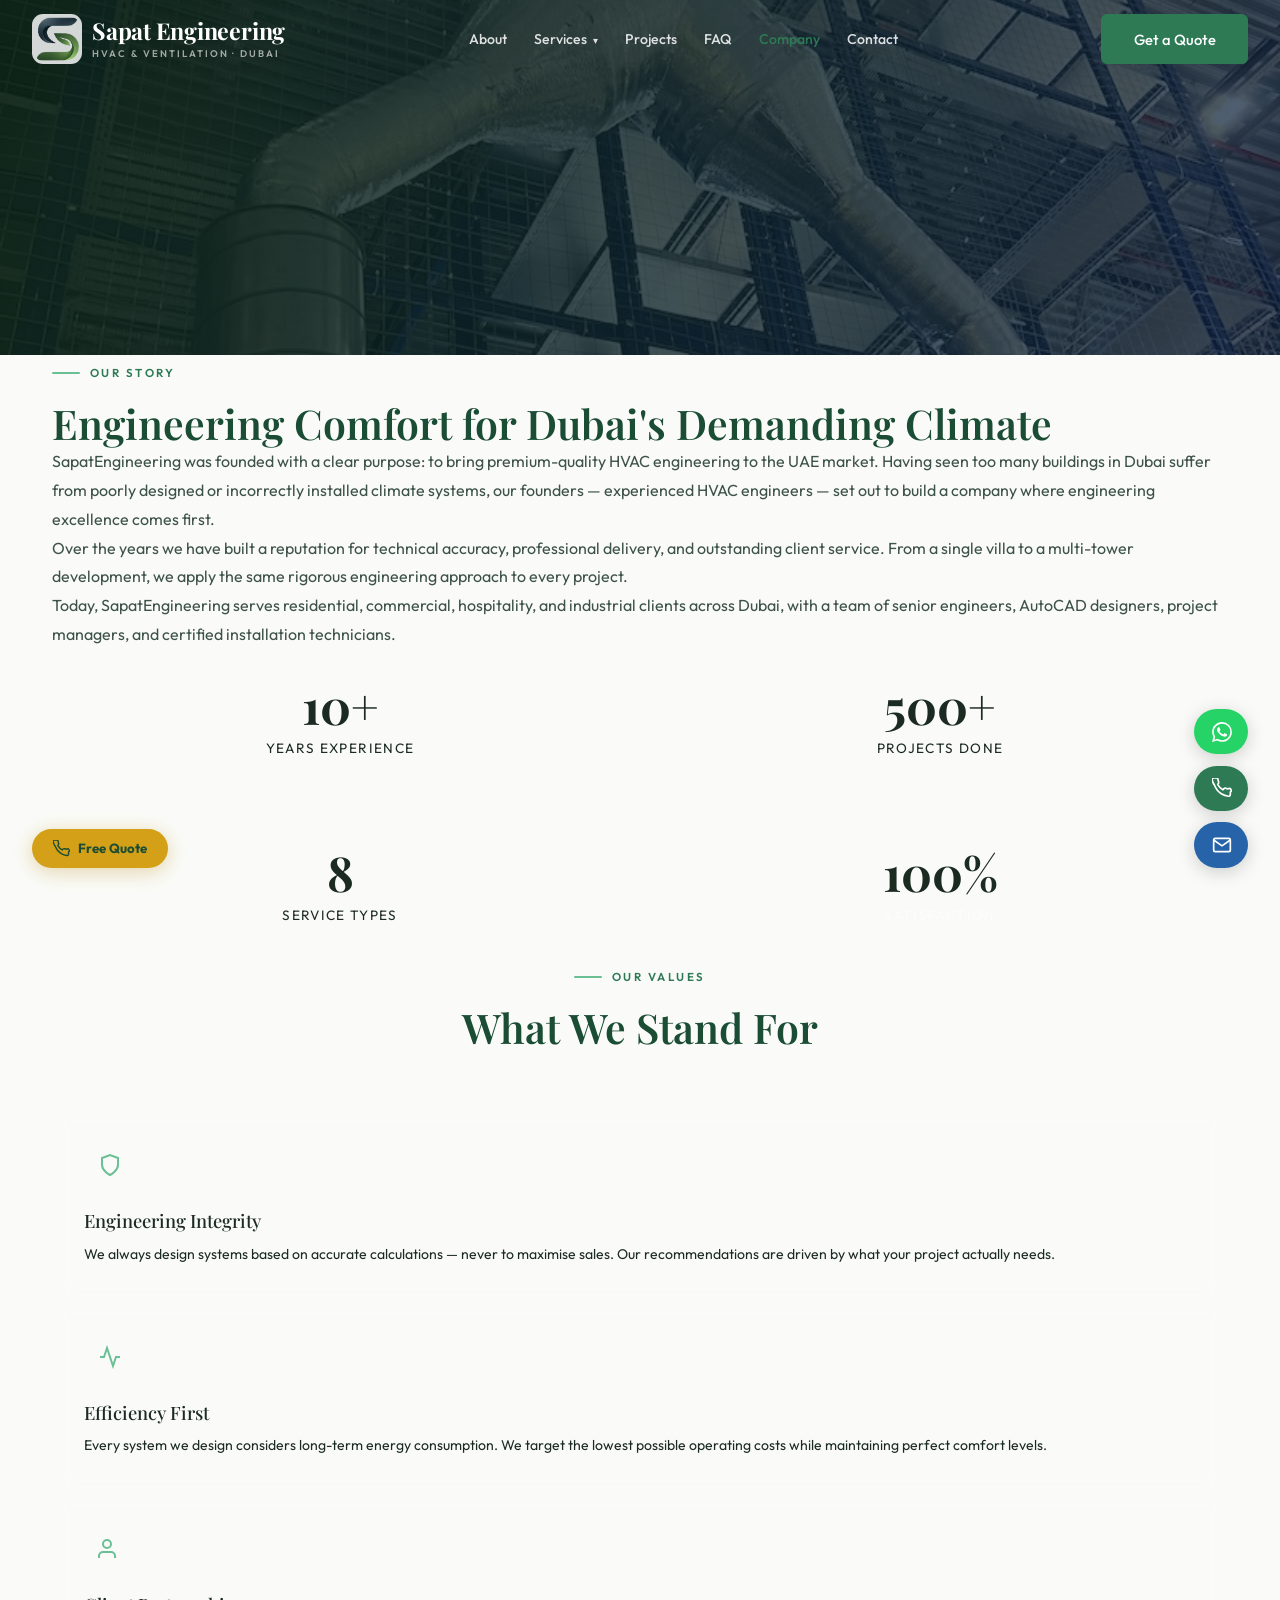
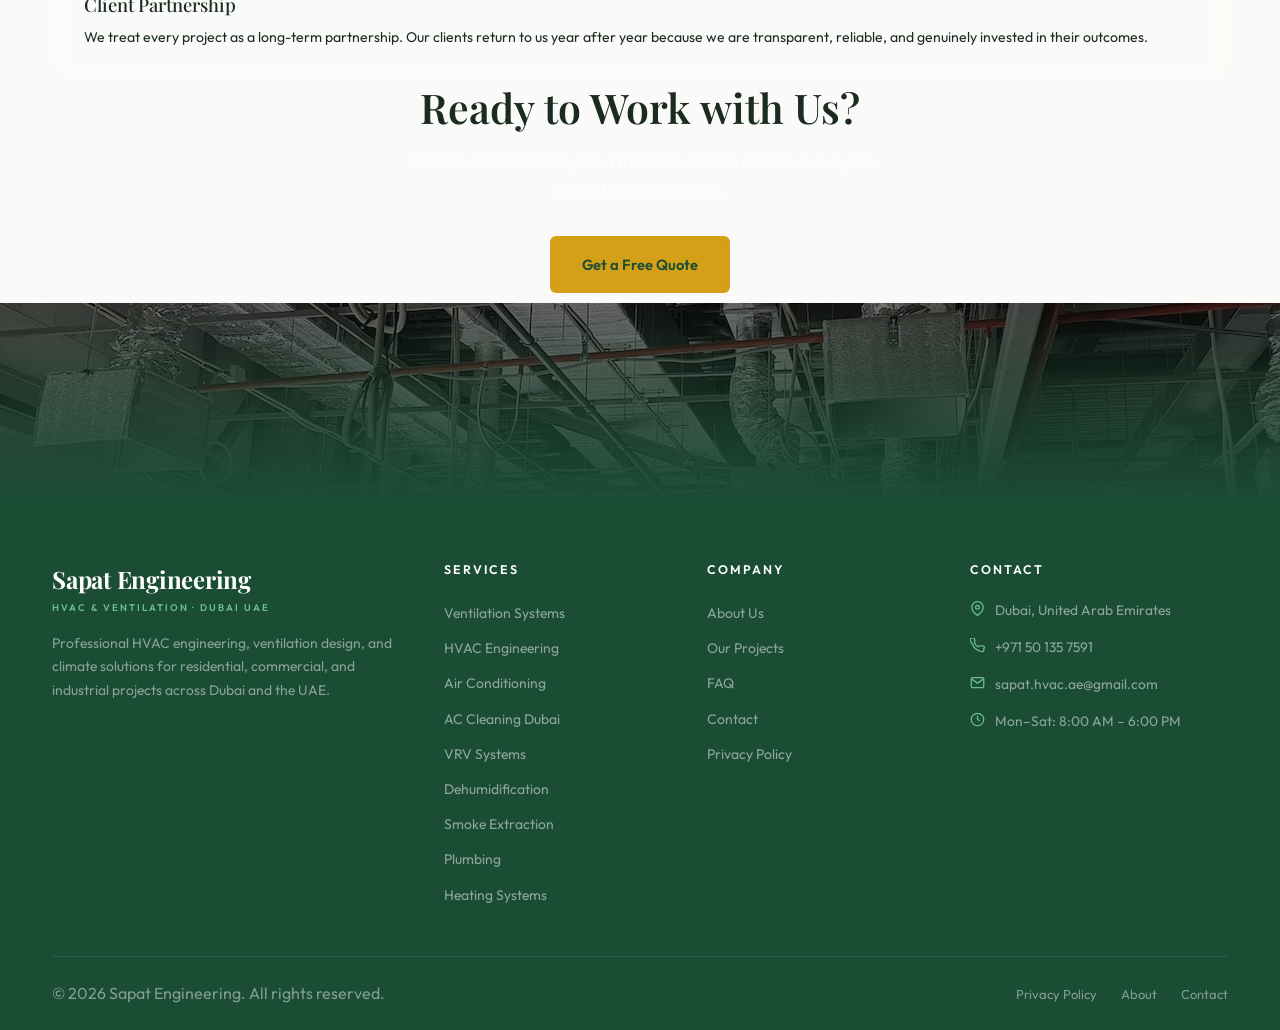
<file: pages/about/index.html>
<!doctype html>
<html lang="en">
  <head>
    <meta charset="UTF-8" />
    <meta name="viewport" content="width=device-width, initial-scale=1.0" />
    <title>About SapatEngineering — HVAC Company in Dubai, UAE</title>
    <meta
      name="description"
      content="About SapatEngineering — a professional HVAC and ventilation engineering company based in Dubai, UAE. Certified engineers, 10+ years experience, Dubai Municipality approved."
    />
    <link
      rel="canonical"
      href="https://sapatengineering.com/pages/about/index.html"
    />
    <link rel="preconnect" href="https://fonts.googleapis.com" />
    <link rel="preconnect" href="https://fonts.gstatic.com" crossorigin />
    <link rel="stylesheet" href="../../css/style.css" />
      <link rel="icon" type="image/x-icon" href="../../images/favicon.ico">
    <link rel="icon" type="image/png" sizes="32x32" href="../../images/favicon-32x32.png">
    <link rel="icon" type="image/png" sizes="16x16" href="../../images/favicon-16x16.png">
    <link rel="apple-touch-icon" href="../../images/apple-touch-icon.png">
    <link rel="manifest" href="../../images/site.webmanifest">
  </head>
  <body>
    <header id="site-header" role="banner"></header>

    <section class="page-hero" aria-labelledby="about-title">
      <img
        class="page-hero-img"
        src="../../images/about.jpg"
        alt="Air conditioning split system Dubai"
        width="1440"
        height="500"
        loading="lazy"
        onerror="this.style.display = 'none'"
      />
      <div class="page-hero-ov" aria-hidden="true"></div>
      <div class="container">
        <nav class="page-breadcrumb" aria-label="Breadcrumb">
          <a href="../../index.html">Home</a><span>›</span><span>About Us</span>
        </nav>
        <h1 id="about-title">About SapatEngineering</h1>
        <p>
          A Dubai-based HVAC and ventilation engineering company committed to
          delivering world-class climate solutions across the UAE.
        </p>
      </div>
    </section>

    <section class="section-padding" style="background: var(--color-white)">
      <div class="container">
        <div class="grid-2" style="gap: 5rem">
          <div class="reveal">
            <span class="eyebrow">Our Story</span>
            <h2>Engineering Comfort for Dubai's Demanding Climate</h2>
            <p>
              SapatEngineering was founded with a clear purpose: to bring
              premium-quality HVAC engineering to the UAE market. Having seen
              too many buildings in Dubai suffer from poorly designed or
              incorrectly installed climate systems, our founders — experienced
              HVAC engineers — set out to build a company where engineering
              excellence comes first.
            </p>
            <p>
              Over the years we have built a reputation for technical accuracy,
              professional delivery, and outstanding client service. From a
              single villa to a multi-tower development, we apply the same
              rigorous engineering approach to every project.
            </p>
            <p>
              Today, SapatEngineering serves residential, commercial,
              hospitality, and industrial clients across Dubai, with a team of
              senior engineers, AutoCAD designers, project managers, and
              certified installation technicians.
            </p>
          </div>
          <div class="reveal reveal-delay-2">
            <div
              style="display: grid; grid-template-columns: 1fr 1fr; gap: 1.5rem"
            >
              <div
                style="
                  background: var(--color-bg-light);
                  border-radius: var(--radius-lg);
                  padding: 2rem;
                  text-align: center;
                  border: 1px solid var(--color-border);
                "
              >
                <div
                  style="
                    font-family: var(--font-display);
                    font-size: 3rem;
                    font-weight: 700;
                    color: var(--color-emerald);
                    line-height: 1;
                  "
                >
                  10+
                </div>
                <div
                  style="
                    font-size: 0.85rem;
                    color: var(--color-text-light);
                    margin-top: 0.5rem;
                    text-transform: uppercase;
                    letter-spacing: 0.1em;
                  "
                >
                  Years Experience
                </div>
              </div>
              <div
                style="
                  background: var(--color-bg-light);
                  border-radius: var(--radius-lg);
                  padding: 2rem;
                  text-align: center;
                  border: 1px solid var(--color-border);
                "
              >
                <div
                  style="
                    font-family: var(--font-display);
                    font-size: 3rem;
                    font-weight: 700;
                    color: var(--color-emerald);
                    line-height: 1;
                  "
                >
                  500+
                </div>
                <div
                  style="
                    font-size: 0.85rem;
                    color: var(--color-text-light);
                    margin-top: 0.5rem;
                    text-transform: uppercase;
                    letter-spacing: 0.1em;
                  "
                >
                  Projects Done
                </div>
              </div>
              <div
                style="
                  background: var(--color-bg-light);
                  border-radius: var(--radius-lg);
                  padding: 2rem;
                  text-align: center;
                  border: 1px solid var(--color-border);
                "
              >
                <div
                  style="
                    font-family: var(--font-display);
                    font-size: 3rem;
                    font-weight: 700;
                    color: var(--color-emerald);
                    line-height: 1;
                  "
                >
                  8
                </div>
                <div
                  style="
                    font-size: 0.85rem;
                    color: var(--color-text-light);
                    margin-top: 0.5rem;
                    text-transform: uppercase;
                    letter-spacing: 0.1em;
                  "
                >
                  Service Types
                </div>
              </div>
              <div
                style="
                  background: var(--color-deep-green);
                  border-radius: var(--radius-lg);
                  padding: 2rem;
                  text-align: center;
                "
              >
                <div
                  style="
                    font-family: var(--font-display);
                    font-size: 3rem;
                    font-weight: 700;
                    color: var(--color-sage);
                    line-height: 1;
                  "
                >
                  100%
                </div>
                <div
                  style="
                    font-size: 0.85rem;
                    color: rgba(255, 255, 255, 0.6);
                    margin-top: 0.5rem;
                    text-transform: uppercase;
                    letter-spacing: 0.1em;
                  "
                >
                  Satisfaction
                </div>
              </div>
            </div>
          </div>
        </div>
      </div>
    </section>

    <!-- Values -->
    <section class="section-padding" style="background: var(--color-bg-light)">
      <div class="container">
        <div
          style="text-align: center; max-width: 580px; margin: 0 auto 3.5rem"
          class="reveal"
        >
          <span class="eyebrow">Our Values</span>
          <h2>What We Stand For</h2>
        </div>
        <div class="grid-3">
          <div
            class="why-card"
            style="
              background: var(--color-white);
              border: 1px solid var(--color-border);
            "
            class="reveal"
          >
            <div class="why-icon" style="background: var(--color-bg-light)">
              <svg
                xmlns="http://www.w3.org/2000/svg"
                viewBox="0 0 24 24"
                fill="none"
                stroke="currentColor"
                stroke-width="2"
              >
                <path d="M12 22s8-4 8-10V5l-8-3-8 3v7c0 6 8 10 8 10z" />
              </svg>
            </div>
            <h3 style="color: var(--color-text-dark)">Engineering Integrity</h3>
            <p style="color: var(--color-text-mid)">
              We always design systems based on accurate calculations — never to
              maximise sales. Our recommendations are driven by what your
              project actually needs.
            </p>
          </div>
          <div
            class="why-card"
            style="
              background: var(--color-white);
              border: 1px solid var(--color-border);
            "
            class="reveal"
          >
            <div class="why-icon" style="background: var(--color-bg-light)">
              <svg
                xmlns="http://www.w3.org/2000/svg"
                viewBox="0 0 24 24"
                fill="none"
                stroke="currentColor"
                stroke-width="2"
              >
                <polyline points="22 12 18 12 15 21 9 3 6 12 2 12" />
              </svg>
            </div>
            <h3 style="color: var(--color-text-dark)">Efficiency First</h3>
            <p style="color: var(--color-text-mid)">
              Every system we design considers long-term energy consumption. We
              target the lowest possible operating costs while maintaining
              perfect comfort levels.
            </p>
          </div>
          <div
            class="why-card"
            style="
              background: var(--color-white);
              border: 1px solid var(--color-border);
            "
            class="reveal"
          >
            <div class="why-icon" style="background: var(--color-bg-light)">
              <svg
                xmlns="http://www.w3.org/2000/svg"
                viewBox="0 0 24 24"
                fill="none"
                stroke="currentColor"
                stroke-width="2"
              >
                <path d="M17 21v-2a4 4 0 00-4-4H5a4 4 0 00-4 4v2" />
                <circle cx="9" cy="7" r="4" />
              </svg>
            </div>
            <h3 style="color: var(--color-text-dark)">Client Partnership</h3>
            <p style="color: var(--color-text-mid)">
              We treat every project as a long-term partnership. Our clients
              return to us year after year because we are transparent, reliable,
              and genuinely invested in their outcomes.
            </p>
          </div>
        </div>
      </div>
    </section>

    <!-- CTA -->
    <section
      class="section-padding-sm"
      style="
        background: linear-gradient(
          135deg,
          var(--color-deep-green),
          var(--color-ocean)
        );
      "
    >
      <div class="container" style="text-align: center">
        <h2 style="color: var(--color-white); margin-bottom: 1rem">
          Ready to Work with Us?
        </h2>
        <p
          style="
            color: rgba(255, 255, 255, 0.65);
            max-width: 500px;
            margin: 0 auto 2rem;
          "
        >
          Contact our team today for a free consultation and site survey. No
          obligation, no pressure.
        </p>
        <a href="../../index.html#contact" class="btn btn-gold"
          >Get a Free Quote</a
        >
      </div>
    </section>

    <footer id="site-footer" role="contentinfo"></footer>
    <div class="floats" id="float-btns"></div>
    <div class="popup-bg" id="popup-overlay"></div>
    <button class="open-popup" data-popup>
      <svg
        xmlns="http://www.w3.org/2000/svg"
        viewBox="0 0 24 24"
        fill="none"
        stroke="currentColor"
        stroke-width="2"
        width="18"
        height="18"
      >
        <path
          d="M22 16.92v3a2 2 0 01-2.18 2 19.79 19.79 0 01-8.63-3.07A19.5 19.5 0 013.07 8.8 19.79 19.79 0 01.22 2.18 2 2 0 012.18 0h3a2 2 0 012 1.72c.127.96.361 1.903.7 2.81a2 2 0 01-.45 2.11L6.91 7.91a16 16 0 006.16 6.16l1.27-1.27a2 2 0 012.11-.45c.907.339 1.85.573 2.81.7A2 2 0 0122 16.92z"
        />
      </svg>
      Free Quote
    </button>

    <script src="../../js/components.js"></script>
    <script src="../../js/main.js"></script>
  </body>
</html>
</file>
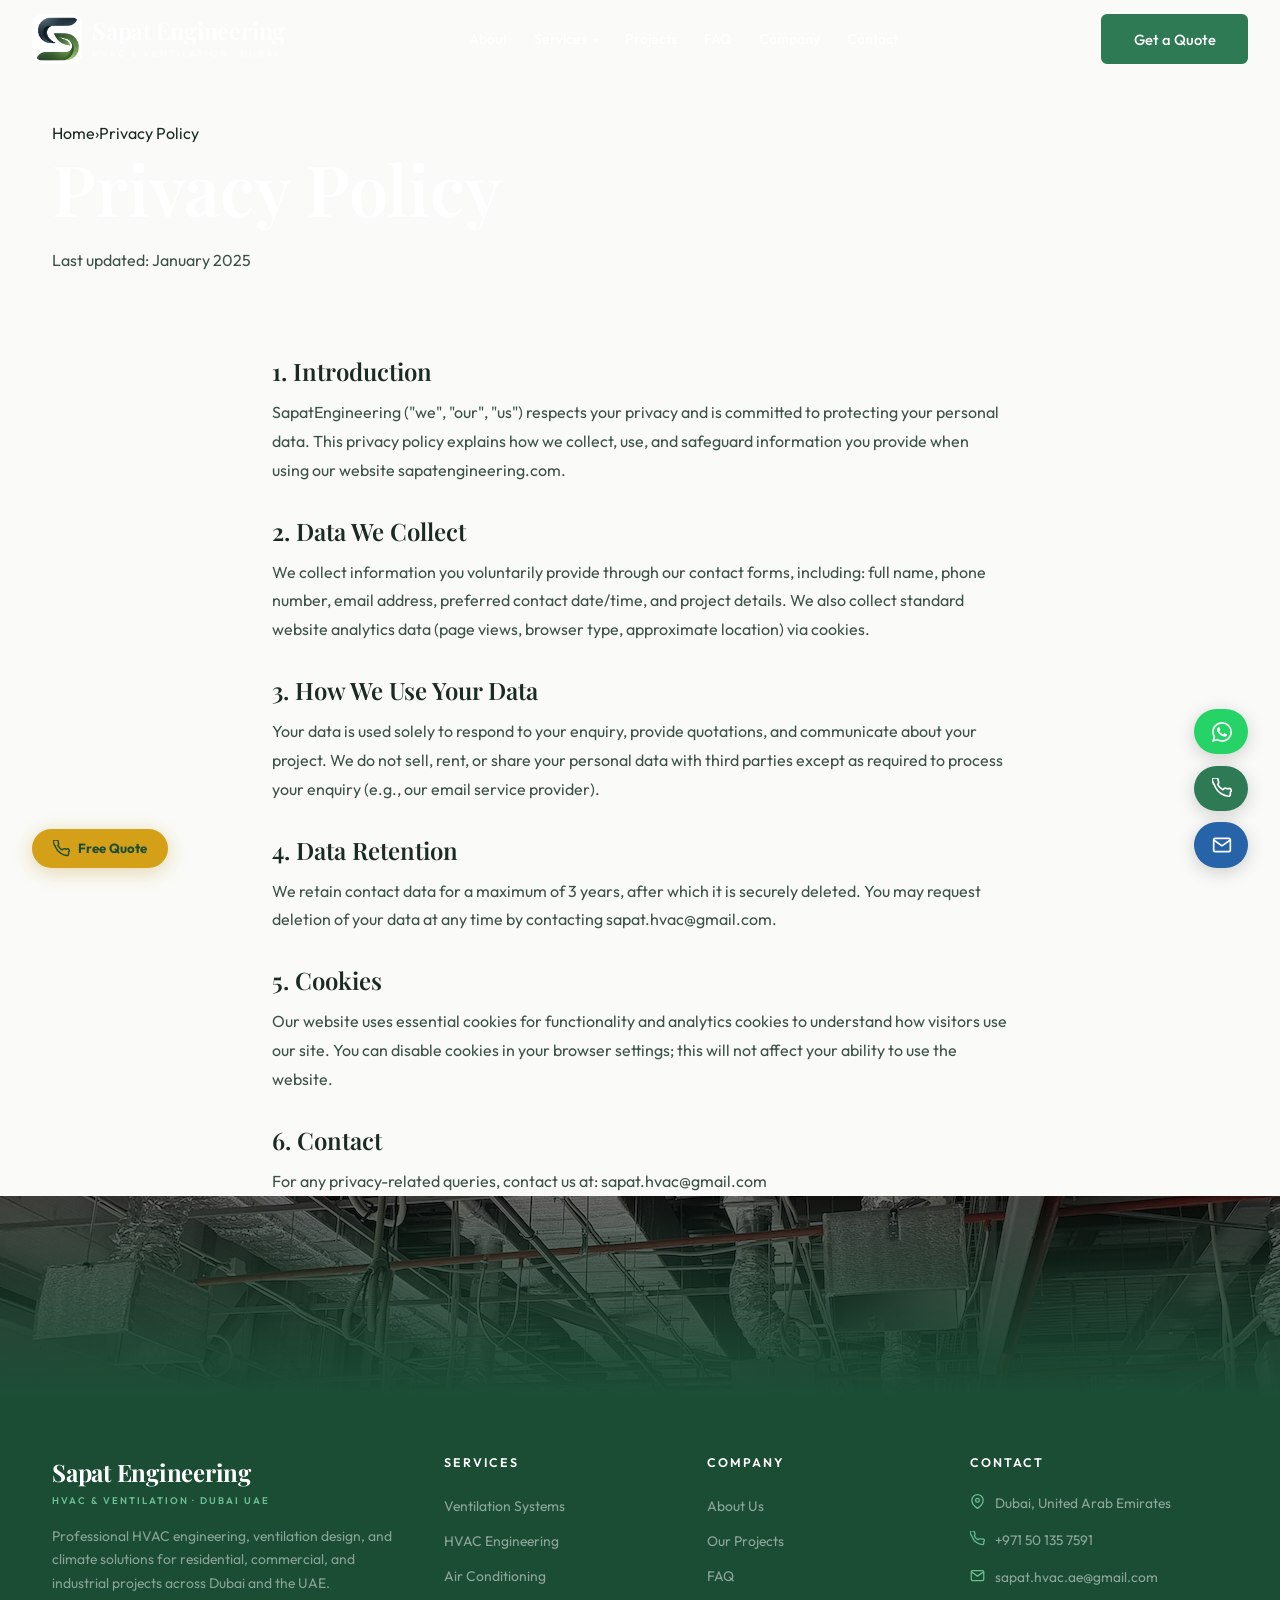
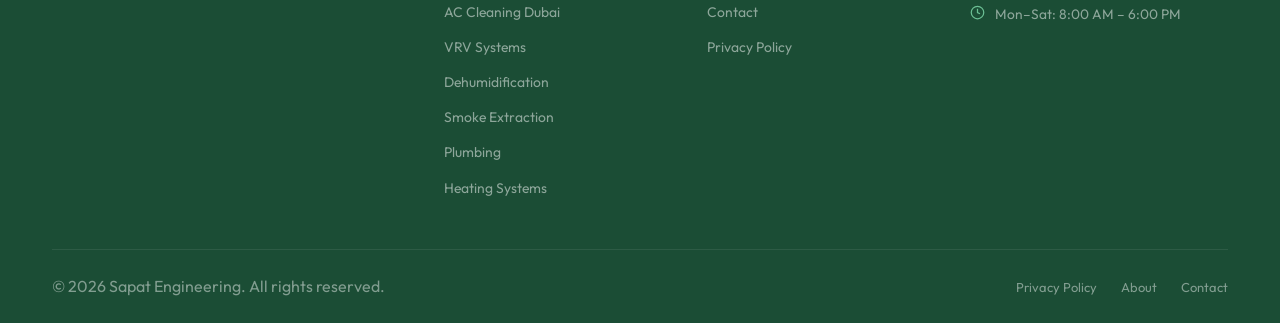
<file: pages/about/privacy.html>
<!DOCTYPE html>
<html lang="en">
<head>
  <meta charset="UTF-8">
  <meta name="viewport" content="width=device-width, initial-scale=1.0">
  <title>Privacy Policy | SapatEngineering Dubai</title>
  <meta name="description" content="Privacy Policy for SapatEngineering — HVAC and ventilation services company in Dubai, UAE.">
  <meta name="robots" content="noindex, follow">
  <link rel="canonical" href="https://sapatengineering.com/pages/about/privacy.html">
  <link rel="preconnect" href="https://fonts.googleapis.com">
  <link rel="preconnect" href="https://fonts.gstatic.com" crossorigin>
  <link rel="stylesheet" href="../../css/style.css">
    <link rel="icon" type="image/x-icon" href="../../images/favicon.ico">
    <link rel="icon" type="image/png" sizes="32x32" href="../../images/favicon-32x32.png">
    <link rel="icon" type="image/png" sizes="16x16" href="../../images/favicon-16x16.png">
    <link rel="apple-touch-icon" href="../../images/apple-touch-icon.png">
    <link rel="manifest" href="../../images/site.webmanifest">
  </head>
<body>
  <header id="site-header" role="banner"></header>
  <section class="page-hero" style="padding:120px 0 50px;">
    <div class="container">
      <nav class="page-breadcrumb"><a href="../../index.html">Home</a><span>›</span><span>Privacy Policy</span></nav>
      <h1>Privacy Policy</h1>
      <p>Last updated: January 2025</p>
    </div>
  </section>
  <section class="section-padding" style="background:var(--color-white);">
    <div class="container" style="max-width:800px;">
      <div style="color:var(--color-text-mid);line-height:1.8;">
        <h2 style="color:var(--color-deep-green);font-size:1.5rem;margin:2rem 0 0.8rem;">1. Introduction</h2>
        <p>SapatEngineering ("we", "our", "us") respects your privacy and is committed to protecting your personal data. This privacy policy explains how we collect, use, and safeguard information you provide when using our website sapatengineering.com.</p>
        <h2 style="color:var(--color-deep-green);font-size:1.5rem;margin:2rem 0 0.8rem;">2. Data We Collect</h2>
        <p>We collect information you voluntarily provide through our contact forms, including: full name, phone number, email address, preferred contact date/time, and project details. We also collect standard website analytics data (page views, browser type, approximate location) via cookies.</p>
        <h2 style="color:var(--color-deep-green);font-size:1.5rem;margin:2rem 0 0.8rem;">3. How We Use Your Data</h2>
        <p>Your data is used solely to respond to your enquiry, provide quotations, and communicate about your project. We do not sell, rent, or share your personal data with third parties except as required to process your enquiry (e.g., our email service provider).</p>
        <h2 style="color:var(--color-deep-green);font-size:1.5rem;margin:2rem 0 0.8rem;">4. Data Retention</h2>
        <p>We retain contact data for a maximum of 3 years, after which it is securely deleted. You may request deletion of your data at any time by contacting sapat.hvac@gmail.com.</p>
        <h2 style="color:var(--color-deep-green);font-size:1.5rem;margin:2rem 0 0.8rem;">5. Cookies</h2>
        <p>Our website uses essential cookies for functionality and analytics cookies to understand how visitors use our site. You can disable cookies in your browser settings; this will not affect your ability to use the website.</p>
        <h2 style="color:var(--color-deep-green);font-size:1.5rem;margin:2rem 0 0.8rem;">6. Contact</h2>
        <p>For any privacy-related queries, contact us at: <a href="mailto:sapat.hvac@gmail.com" style="color:var(--color-emerald);">sapat.hvac@gmail.com</a></p>
      </div>
    </div>
  </section>
  <footer id="site-footer" role="contentinfo"></footer>
  <div class="floats" id="float-btns"></div>
  <div class="popup-bg" id="popup-overlay"></div>
  <button class="open-popup" data-popup><svg xmlns="http://www.w3.org/2000/svg" viewBox="0 0 24 24" fill="none" stroke="currentColor" stroke-width="2" width="18" height="18"><path d="M22 16.92v3a2 2 0 01-2.18 2 19.79 19.79 0 01-8.63-3.07A19.5 19.5 0 013.07 8.8 19.79 19.79 0 01.22 2.18 2 2 0 012.18 0h3a2 2 0 012 1.72c.127.96.361 1.903.7 2.81a2 2 0 01-.45 2.11L6.91 7.91a16 16 0 006.16 6.16l1.27-1.27a2 2 0 012.11-.45c.907.339 1.85.573 2.81.7A2 2 0 0122 16.92z"/></svg>Free Quote</button>
  <script src="../../js/components.js"></script>
  <script src="../../js/main.js"></script>
</body>
</html>
</file>
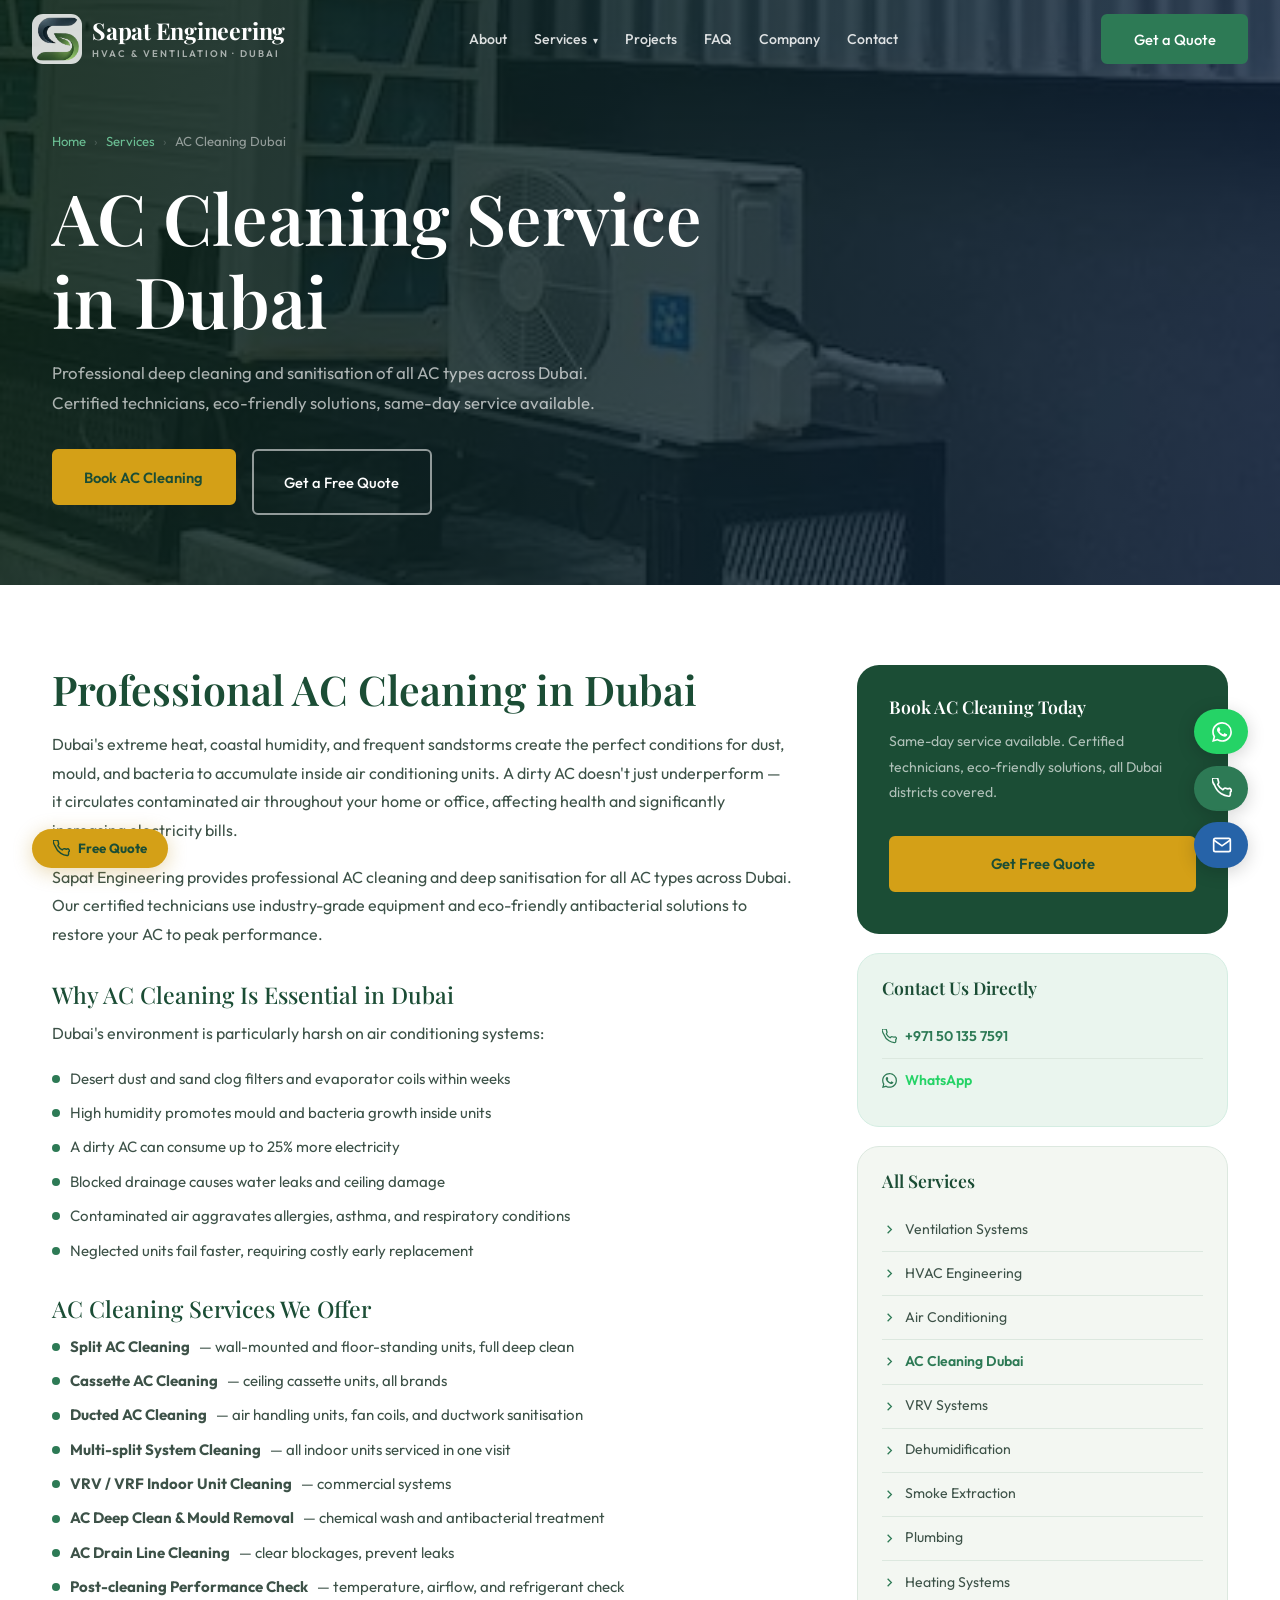
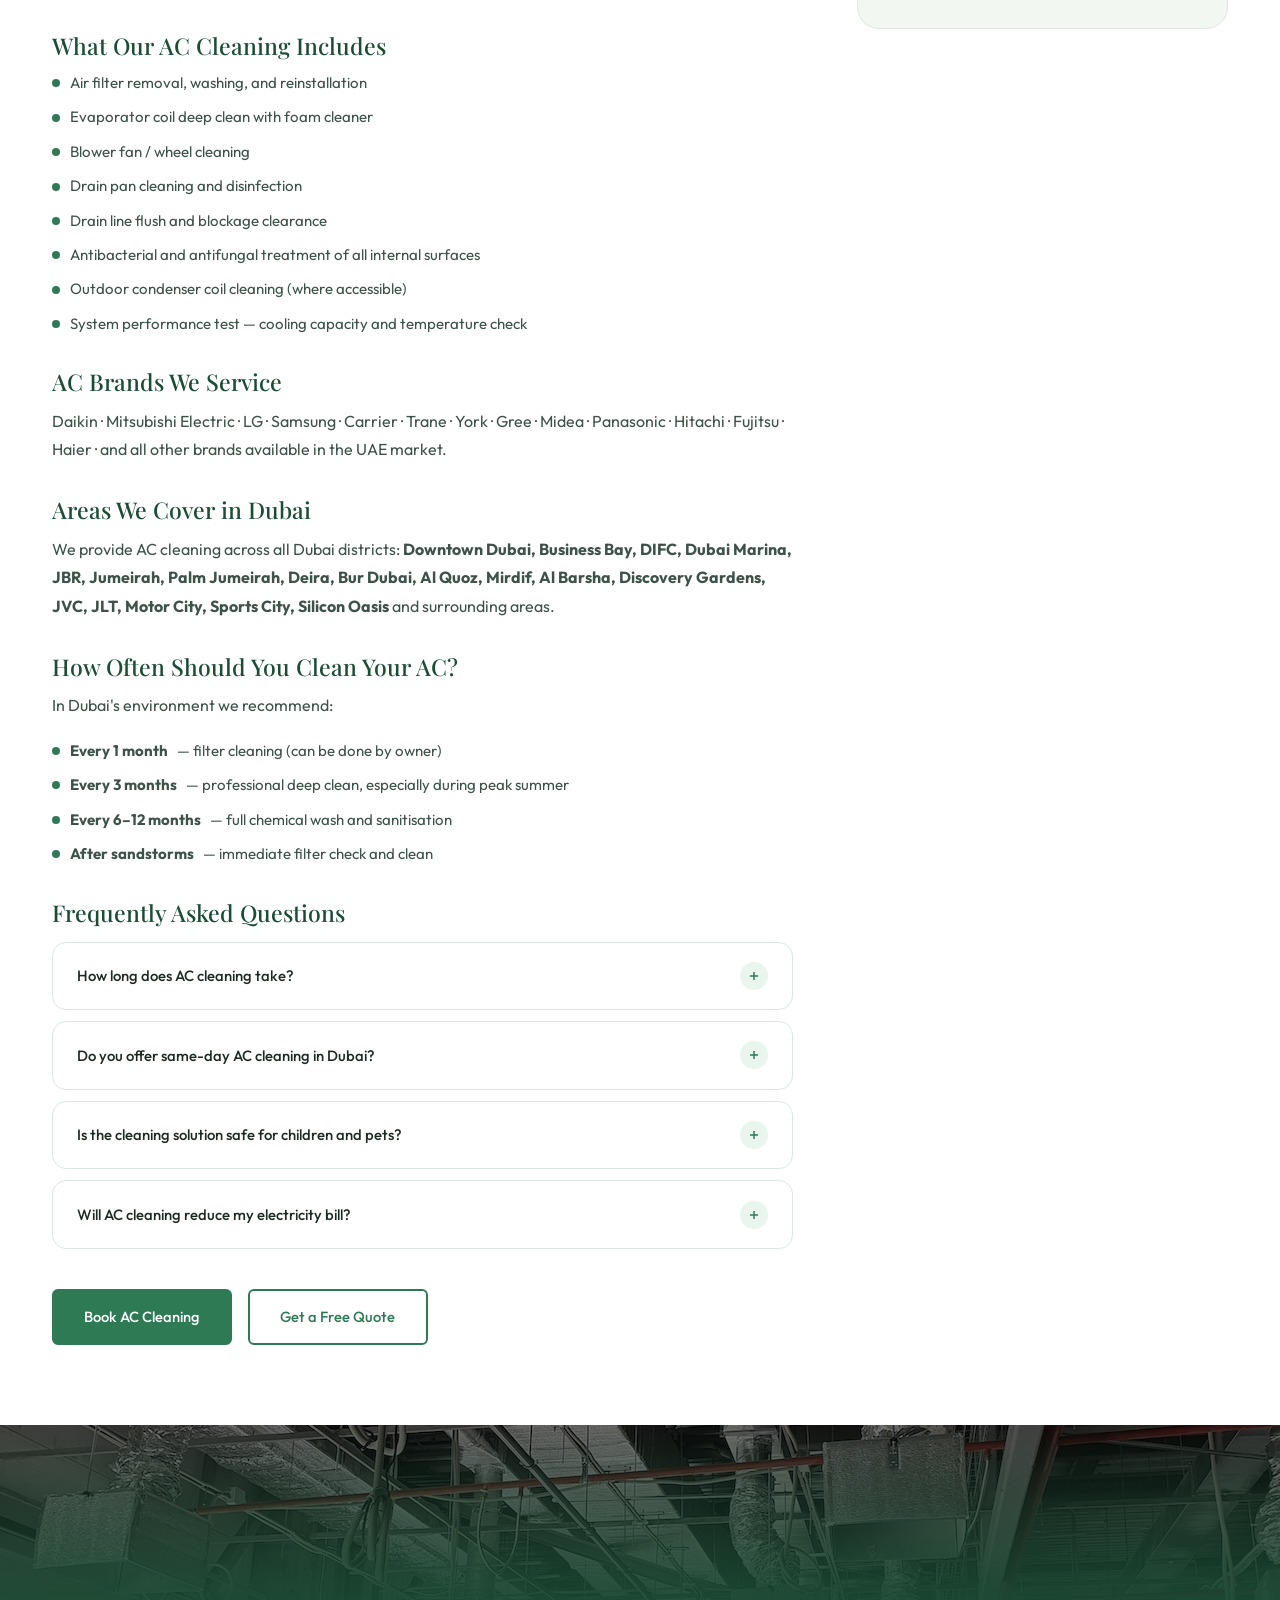
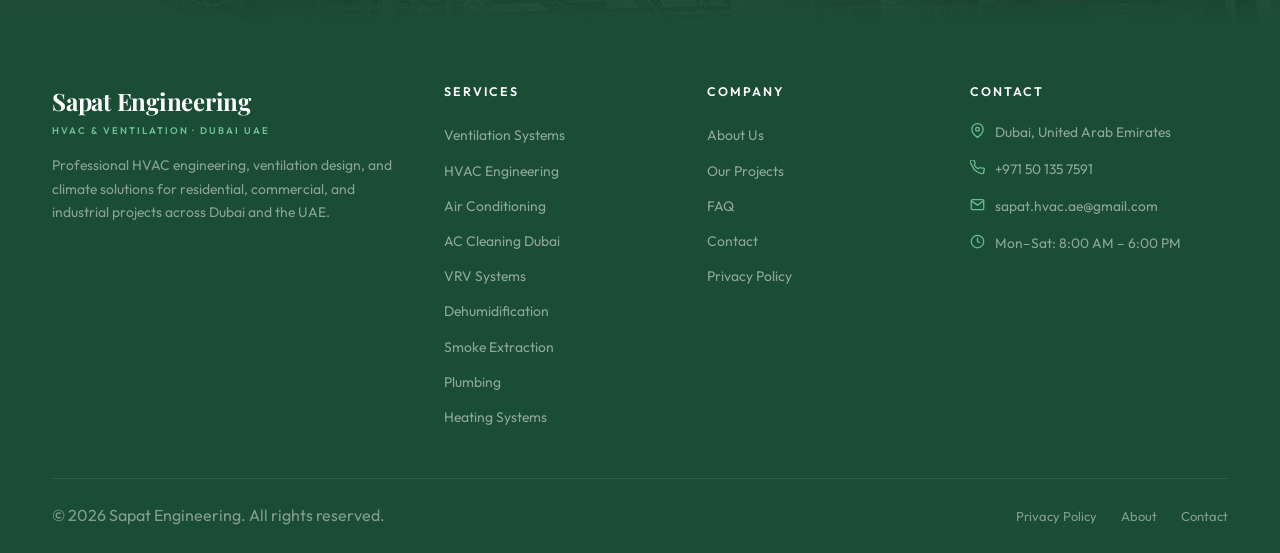
<file: pages/services/ac-cleaning.html>
<!DOCTYPE html>
<html lang="en">
<head>
  <meta charset="UTF-8">
  <meta name="viewport" content="width=device-width, initial-scale=1.0">

  <!-- Primary SEO -->
  <title>AC Cleaning in Dubai | Professional AC Deep Clean Service | Sapat Engineering</title>
  <meta name="description" content="Professional AC cleaning service in Dubai. Deep cleaning of split AC, ducted systems, fan coils & cassette units. Remove mould, bacteria & dust. Book same-day AC cleaning across Dubai UAE.">
  <meta name="keywords" content="AC cleaning Dubai, air conditioner cleaning Dubai, AC deep clean Dubai, split AC cleaning Dubai, ducted AC cleaning Dubai, AC sanitisation Dubai, AC maintenance Dubai, air conditioning cleaning UAE, AC cleaning service near me Dubai">
  <meta name="robots" content="index, follow">
  <link rel="canonical" href="https://sapatengineering.com/pages/services/ac-cleaning.html">

  <!-- Open Graph -->
  <meta property="og:type" content="website">
  <meta property="og:url" content="https://sapatengineering.com/pages/services/ac-cleaning.html">
  <meta property="og:title" content="AC Cleaning in Dubai | Sapat Engineering">
  <meta property="og:description" content="Professional AC cleaning and deep sanitisation service in Dubai. All AC types, same-day service, certified technicians.">
  <meta property="og:image" content="https://sapatengineering.com/images/og-image.jpg">
  <meta property="og:locale" content="en_AE">

  <!-- GEO Tags for local SEO -->
  <meta name="geo.region" content="AE-DU">
  <meta name="geo.placename" content="Dubai">
  <meta name="geo.position" content="25.2048;55.2708">
  <meta name="ICBM" content="25.2048, 55.2708">

  <!-- Favicon -->
  <link rel="icon" type="image/x-icon" href="../../images/favicon.ico">
  <link rel="icon" type="image/png" sizes="32x32" href="../../images/favicon-32x32.png">
  <link rel="icon" type="image/png" sizes="16x16" href="../../images/favicon-16x16.png">
  <link rel="apple-touch-icon" href="../../images/apple-touch-icon.png">
  <link rel="manifest" href="../../images/site.webmanifest">

  <link rel="preconnect" href="https://fonts.googleapis.com">
  <link rel="preconnect" href="https://fonts.gstatic.com" crossorigin>
  <link rel="dns-prefetch" href="https://fonts.googleapis.com">
  <link rel="stylesheet" href="../../css/style.css">

  <!-- Schema.org — Service + LocalBusiness + FAQ -->
  <script type="application/ld+json">
  {
    "@context": "https://schema.org",
    "@graph": [
      {
        "@type": "Service",
        "name": "AC Cleaning Dubai",
        "alternateName": ["Air Conditioner Cleaning Dubai", "AC Deep Clean Dubai", "AC Sanitisation Dubai"],
        "description": "Professional AC cleaning and deep sanitisation service for split, ducted, cassette, and fan coil AC systems across Dubai UAE.",
        "provider": {
          "@type": "LocalBusiness",
          "name": "Sapat Engineering",
          "url": "https://sapatengineering.com",
          "telephone": "+971501357591",
          "email": "sapat.hvac@gmail.com",
          "address": {
            "@type": "PostalAddress",
            "addressLocality": "Dubai",
            "addressCountry": "AE"
          },
          "geo": {
            "@type": "GeoCoordinates",
            "latitude": 25.2048,
            "longitude": 55.2708
          },
          "areaServed": [
            "Dubai", "Downtown Dubai", "Business Bay", "DIFC", "Dubai Marina",
            "JBR", "Jumeirah", "Palm Jumeirah", "Deira", "Bur Dubai", "Al Quoz",
            "Mirdif", "Al Barsha", "Discovery Gardens", "JVC", "Motor City"
          ],
          "openingHours": "Mo-Sa 08:00-18:00",
          "priceRange": "$$"
        },
        "serviceType": "AC Cleaning",
        "areaServed": "Dubai, UAE",
        "hasOfferCatalog": {
          "@type": "OfferCatalog",
          "name": "AC Cleaning Services",
          "itemListElement": [
            {"@type": "Offer", "itemOffered": {"@type": "Service", "name": "Split AC Cleaning Dubai"}},
            {"@type": "Offer", "itemOffered": {"@type": "Service", "name": "Ducted AC Cleaning Dubai"}},
            {"@type": "Offer", "itemOffered": {"@type": "Service", "name": "Cassette AC Cleaning Dubai"}},
            {"@type": "Offer", "itemOffered": {"@type": "Service", "name": "AC Deep Clean & Sanitisation"}},
            {"@type": "Offer", "itemOffered": {"@type": "Service", "name": "AC Mould Removal Dubai"}}
          ]
        }
      },
      {
        "@type": "FAQPage",
        "mainEntity": [
          {
            "@type": "Question",
            "name": "How often should I clean my AC in Dubai?",
            "acceptedAnswer": {
              "@type": "Answer",
              "text": "In Dubai's dusty climate, we recommend professional AC cleaning every 3 months. Monthly filter cleaning by the owner is also advised. During sandstorm seasons, more frequent cleaning may be needed."
            }
          },
          {
            "@type": "Question",
            "name": "How long does AC cleaning take in Dubai?",
            "acceptedAnswer": {
              "@type": "Answer",
              "text": "A standard split AC cleaning takes 45–90 minutes per unit. Ducted systems and cassette units may take 2–3 hours depending on size and condition."
            }
          },
          {
            "@type": "Question",
            "name": "What does AC cleaning include?",
            "acceptedAnswer": {
              "@type": "Answer",
              "text": "Our AC cleaning service includes: filter deep clean, evaporator coil cleaning, blower fan cleaning, drain pan cleaning and disinfection, antibacterial treatment, and a full performance check."
            }
          },
          {
            "@type": "Question",
            "name": "Do you offer same-day AC cleaning in Dubai?",
            "acceptedAnswer": {
              "@type": "Answer",
              "text": "Yes. We offer same-day AC cleaning service across Dubai. Contact us before 12pm for same-day availability."
            }
          }
        ]
      }
    ]
  }
  </script>
</head>
<body>

  <header id="site-header" role="banner"></header>

  <!-- PAGE HERO -->
  <section class="page-hero" aria-labelledby="ph-title">
    <img class="page-hero-img" src="../../images/srv-ac.jpg" alt="Professional AC cleaning service in Dubai" width="1440" height="500" loading="lazy" onerror="this.style.display='none';">
    <div class="page-hero-ov" aria-hidden="true"></div>
    <div class="container page-hero-content">
      <nav class="breadcrumb" aria-label="Breadcrumb">
        <a href="../../index.html">Home</a>
        <span class="sep">›</span>
        <a href="../../index.html#services">Services</a>
        <span class="sep">›</span>
        <span>AC Cleaning Dubai</span>
      </nav>
      <h1 id="ph-title">AC Cleaning Service<br>in Dubai</h1>
      <p class="hero-sub">Professional deep cleaning and sanitisation of all AC types across Dubai. Certified technicians, eco-friendly solutions, same-day service available.</p>
      <div style="display:flex;gap:1rem;flex-wrap:wrap;">
        <a href="../../index.html#contact" class="btn btn-gold">Book AC Cleaning</a>
        <button class="btn btn-white-outline" data-popup>Get a Free Quote</button>
      </div>
    </div>
  </section>

  <!-- MAIN CONTENT -->
  <section class="srv-page">
    <div class="container">
      <div class="srv-page-grid">

        <!-- BODY -->
        <article class="srv-body-content">

          <h2>Professional AC Cleaning in Dubai</h2>
          <p>Dubai's extreme heat, coastal humidity, and frequent sandstorms create the perfect conditions for dust, mould, and bacteria to accumulate inside air conditioning units. A dirty AC doesn't just underperform — it circulates contaminated air throughout your home or office, affecting health and significantly increasing electricity bills.</p>
          <p>Sapat Engineering provides professional AC cleaning and deep sanitisation for all AC types across Dubai. Our certified technicians use industry-grade equipment and eco-friendly antibacterial solutions to restore your AC to peak performance.</p>

          <h3>Why AC Cleaning Is Essential in Dubai</h3>
          <p>Dubai's environment is particularly harsh on air conditioning systems:</p>
          <ul>
            <li>Desert dust and sand clog filters and evaporator coils within weeks</li>
            <li>High humidity promotes mould and bacteria growth inside units</li>
            <li>A dirty AC can consume up to 25% more electricity</li>
            <li>Blocked drainage causes water leaks and ceiling damage</li>
            <li>Contaminated air aggravates allergies, asthma, and respiratory conditions</li>
            <li>Neglected units fail faster, requiring costly early replacement</li>
          </ul>

          <h3>AC Cleaning Services We Offer</h3>
          <ul>
            <li><strong>Split AC Cleaning</strong> — wall-mounted and floor-standing units, full deep clean</li>
            <li><strong>Cassette AC Cleaning</strong> — ceiling cassette units, all brands</li>
            <li><strong>Ducted AC Cleaning</strong> — air handling units, fan coils, and ductwork sanitisation</li>
            <li><strong>Multi-split System Cleaning</strong> — all indoor units serviced in one visit</li>
            <li><strong>VRV / VRF Indoor Unit Cleaning</strong> — commercial systems</li>
            <li><strong>AC Deep Clean & Mould Removal</strong> — chemical wash and antibacterial treatment</li>
            <li><strong>AC Drain Line Cleaning</strong> — clear blockages, prevent leaks</li>
            <li><strong>Post-cleaning Performance Check</strong> — temperature, airflow, and refrigerant check</li>
          </ul>

          <h3>What Our AC Cleaning Includes</h3>
          <ul>
            <li>Air filter removal, washing, and reinstallation</li>
            <li>Evaporator coil deep clean with foam cleaner</li>
            <li>Blower fan / wheel cleaning</li>
            <li>Drain pan cleaning and disinfection</li>
            <li>Drain line flush and blockage clearance</li>
            <li>Antibacterial and antifungal treatment of all internal surfaces</li>
            <li>Outdoor condenser coil cleaning (where accessible)</li>
            <li>System performance test — cooling capacity and temperature check</li>
          </ul>

          <h3>AC Brands We Service</h3>
          <p>Daikin · Mitsubishi Electric · LG · Samsung · Carrier · Trane · York · Gree · Midea · Panasonic · Hitachi · Fujitsu · Haier · and all other brands available in the UAE market.</p>

          <h3>Areas We Cover in Dubai</h3>
          <p>We provide AC cleaning across all Dubai districts: <strong>Downtown Dubai, Business Bay, DIFC, Dubai Marina, JBR, Jumeirah, Palm Jumeirah, Deira, Bur Dubai, Al Quoz, Mirdif, Al Barsha, Discovery Gardens, JVC, JLT, Motor City, Sports City, Silicon Oasis</strong> and surrounding areas.</p>

          <h3>How Often Should You Clean Your AC?</h3>
          <p>In Dubai's environment we recommend:</p>
          <ul>
            <li><strong>Every 1 month</strong> — filter cleaning (can be done by owner)</li>
            <li><strong>Every 3 months</strong> — professional deep clean, especially during peak summer</li>
            <li><strong>Every 6–12 months</strong> — full chemical wash and sanitisation</li>
            <li><strong>After sandstorms</strong> — immediate filter check and clean</li>
          </ul>

          <!-- FAQ Section -->
          <h3>Frequently Asked Questions</h3>

          <div class="faq-list" style="margin-top:1rem;">
            <div class="faq-item">
              <div class="faq-q">How long does AC cleaning take?<div class="faq-ico"><svg xmlns="http://www.w3.org/2000/svg" viewBox="0 0 24 24" fill="none" stroke="currentColor" stroke-width="2.5"><line x1="12" y1="5" x2="12" y2="19"/><line x1="5" y1="12" x2="19" y2="12"/></svg></div></div>
              <div class="faq-a"><div class="faq-a-inner">A standard split AC unit takes 45–90 minutes. Cassette and ducted units take 2–3 hours. We'll give you a time estimate when you book.</div></div>
            </div>
            <div class="faq-item">
              <div class="faq-q">Do you offer same-day AC cleaning in Dubai?<div class="faq-ico"><svg xmlns="http://www.w3.org/2000/svg" viewBox="0 0 24 24" fill="none" stroke="currentColor" stroke-width="2.5"><line x1="12" y1="5" x2="12" y2="19"/><line x1="5" y1="12" x2="19" y2="12"/></svg></div></div>
              <div class="faq-a"><div class="faq-a-inner">Yes — contact us before 12pm and we'll do our best to arrange same-day service across Dubai.</div></div>
            </div>
            <div class="faq-item">
              <div class="faq-q">Is the cleaning solution safe for children and pets?<div class="faq-ico"><svg xmlns="http://www.w3.org/2000/svg" viewBox="0 0 24 24" fill="none" stroke="currentColor" stroke-width="2.5"><line x1="12" y1="5" x2="12" y2="19"/><line x1="5" y1="12" x2="19" y2="12"/></svg></div></div>
              <div class="faq-a"><div class="faq-a-inner">Yes. We use eco-friendly, non-toxic antibacterial solutions that are safe for families, children, and pets. The AC can be operated 30 minutes after cleaning.</div></div>
            </div>
            <div class="faq-item">
              <div class="faq-q">Will AC cleaning reduce my electricity bill?<div class="faq-ico"><svg xmlns="http://www.w3.org/2000/svg" viewBox="0 0 24 24" fill="none" stroke="currentColor" stroke-width="2.5"><line x1="12" y1="5" x2="12" y2="19"/><line x1="5" y1="12" x2="19" y2="12"/></svg></div></div>
              <div class="faq-a"><div class="faq-a-inner">Yes. A clean AC operates up to 25% more efficiently. Most clients notice a reduction in electricity bills after a professional deep clean, especially in summer months.</div></div>
            </div>
          </div>

          <div style="margin-top:2.5rem;display:flex;gap:1rem;flex-wrap:wrap;">
            <a href="../../index.html#contact" class="btn btn-green">Book AC Cleaning</a>
            <button class="btn btn-green-outline" data-popup>Get a Free Quote</button>
          </div>
        </article>

        <!-- SIDEBAR -->
        <aside class="sidebar">
          <!-- CTA Box -->
          <div class="sidebar-cta-box">
            <h4>Book AC Cleaning Today</h4>
            <p>Same-day service available. Certified technicians, eco-friendly solutions, all Dubai districts covered.</p>
            <a href="../../index.html#contact" class="btn btn-gold" style="width:100%;justify-content:center;margin-top:0.5rem;">Get Free Quote</a>
          </div>

          <!-- Quick Contact -->
          <div class="sidebar-nav" style="background:var(--c-green-mist);border-color:var(--c-green-pale);">
            <h4>Contact Us Directly</h4>
            <a href="tel:+971501357591" style="color:var(--c-green);font-weight:600;">
              <svg xmlns="http://www.w3.org/2000/svg" viewBox="0 0 24 24" fill="none" stroke="currentColor" stroke-width="2" width="15" height="15"><path d="M22 16.92v3a2 2 0 01-2.18 2 19.79 19.79 0 01-8.63-3.07A19.5 19.5 0 013.07 8.8 19.79 19.79 0 01.22 2.18 2 2 0 012.18 0h3a2 2 0 012 1.72c.127.96.361 1.903.7 2.81a2 2 0 01-.45 2.11L6.91 7.91a16 16 0 006.16 6.16l1.27-1.27a2 2 0 012.11-.45c.907.339 1.85.573 2.81.7A2 2 0 0122 16.92z"/></svg>
              +971 50 135 7591
            </a>
            <a href="https://wa.me/971507722629" target="_blank" rel="noopener" style="color:#25D366;font-weight:600;">
              <svg xmlns="http://www.w3.org/2000/svg" viewBox="0 0 24 24" fill="currentColor" width="15" height="15"><path d="M17.472 14.382c-.297-.149-1.758-.867-2.03-.967-.273-.099-.471-.148-.67.15-.197.297-.767.966-.94 1.164-.173.199-.347.223-.644.075-.297-.15-1.255-.463-2.39-1.475-.883-.788-1.48-1.761-1.653-2.059-.173-.297-.018-.458.13-.606.134-.133.298-.347.446-.52.149-.174.198-.298.298-.497.099-.198.05-.371-.025-.52-.075-.149-.669-1.612-.916-2.207-.242-.579-.487-.5-.669-.51-.173-.008-.371-.01-.57-.01-.198 0-.52.074-.792.372-.272.297-1.04 1.016-1.04 2.479 0 1.462 1.065 2.875 1.213 3.074.149.198 2.096 3.2 5.077 4.487.709.306 1.262.489 1.694.625.712.227 1.36.195 1.871.118.571-.085 1.758-.719 2.006-1.413.248-.694.248-1.289.173-1.413-.074-.124-.272-.198-.57-.347m-5.421 7.403h-.004a9.87 9.87 0 01-5.031-1.378l-.361-.214-3.741.982.998-3.648-.235-.374a9.86 9.86 0 01-1.51-5.26c.001-5.45 4.436-9.884 9.888-9.884 2.64 0 5.122 1.03 6.988 2.898a9.825 9.825 0 012.893 6.994c-.003 5.45-4.437 9.884-9.885 9.884m8.413-18.297A11.815 11.815 0 0012.05 0C5.495 0 .16 5.335.157 11.892c0 2.096.547 4.142 1.588 5.945L.057 24l6.305-1.654a11.882 11.882 0 005.683 1.448h.005c6.554 0 11.89-5.335 11.893-11.893a11.821 11.821 0 00-3.48-8.413Z"/></svg>
              WhatsApp
            </a>
          </div>

          <!-- All services -->
          <div class="sidebar-nav">
            <h4>All Services</h4>
            <a href="ventilation.html"><svg xmlns="http://www.w3.org/2000/svg" viewBox="0 0 24 24" fill="none" stroke="currentColor" stroke-width="2" width="15" height="15"><polyline points="9 18 15 12 9 6"/></svg>Ventilation Systems</a>
            <a href="hvac.html"><svg xmlns="http://www.w3.org/2000/svg" viewBox="0 0 24 24" fill="none" stroke="currentColor" stroke-width="2" width="15" height="15"><polyline points="9 18 15 12 9 6"/></svg>HVAC Engineering</a>
            <a href="air-conditioning.html"><svg xmlns="http://www.w3.org/2000/svg" viewBox="0 0 24 24" fill="none" stroke="currentColor" stroke-width="2" width="15" height="15"><polyline points="9 18 15 12 9 6"/></svg>Air Conditioning</a>
            <a href="ac-cleaning.html" style="color:var(--c-green);font-weight:600;"><svg xmlns="http://www.w3.org/2000/svg" viewBox="0 0 24 24" fill="none" stroke="currentColor" stroke-width="2" width="15" height="15"><polyline points="9 18 15 12 9 6"/></svg>AC Cleaning Dubai</a>
            <a href="vrv-systems.html"><svg xmlns="http://www.w3.org/2000/svg" viewBox="0 0 24 24" fill="none" stroke="currentColor" stroke-width="2" width="15" height="15"><polyline points="9 18 15 12 9 6"/></svg>VRV Systems</a>
            <a href="dehumidification.html"><svg xmlns="http://www.w3.org/2000/svg" viewBox="0 0 24 24" fill="none" stroke="currentColor" stroke-width="2" width="15" height="15"><polyline points="9 18 15 12 9 6"/></svg>Dehumidification</a>
            <a href="smoke-extraction.html"><svg xmlns="http://www.w3.org/2000/svg" viewBox="0 0 24 24" fill="none" stroke="currentColor" stroke-width="2" width="15" height="15"><polyline points="9 18 15 12 9 6"/></svg>Smoke Extraction</a>
            <a href="plumbing.html"><svg xmlns="http://www.w3.org/2000/svg" viewBox="0 0 24 24" fill="none" stroke="currentColor" stroke-width="2" width="15" height="15"><polyline points="9 18 15 12 9 6"/></svg>Plumbing</a>
            <a href="heating.html"><svg xmlns="http://www.w3.org/2000/svg" viewBox="0 0 24 24" fill="none" stroke="currentColor" stroke-width="2" width="15" height="15"><polyline points="9 18 15 12 9 6"/></svg>Heating Systems</a>
          </div>
        </aside>

      </div>
    </div>
  </section>

  <footer id="site-footer" role="contentinfo"></footer>
  <div class="floats" id="float-btns" aria-label="Quick contact"></div>
  <div class="popup-bg" id="popup-overlay"></div>
  <button class="open-popup" data-popup aria-label="Free consultation">
    <svg xmlns="http://www.w3.org/2000/svg" viewBox="0 0 24 24" fill="none" stroke="currentColor" stroke-width="2" width="17" height="17"><path d="M22 16.92v3a2 2 0 01-2.18 2 19.79 19.79 0 01-8.63-3.07A19.5 19.5 0 013.07 8.8 19.79 19.79 0 01.22 2.18 2 2 0 012.18 0h3a2 2 0 012 1.72c.127.96.361 1.903.7 2.81a2 2 0 01-.45 2.11L6.91 7.91a16 16 0 006.16 6.16l1.27-1.27a2 2 0 012.11-.45c.907.339 1.85.573 2.81.7A2 2 0 0122 16.92z"/></svg>
    Free Quote
  </button>

  <script src="../../js/components.js" defer></script>
  <script src="../../js/main.js" defer></script>
</body>
</html>
</file>
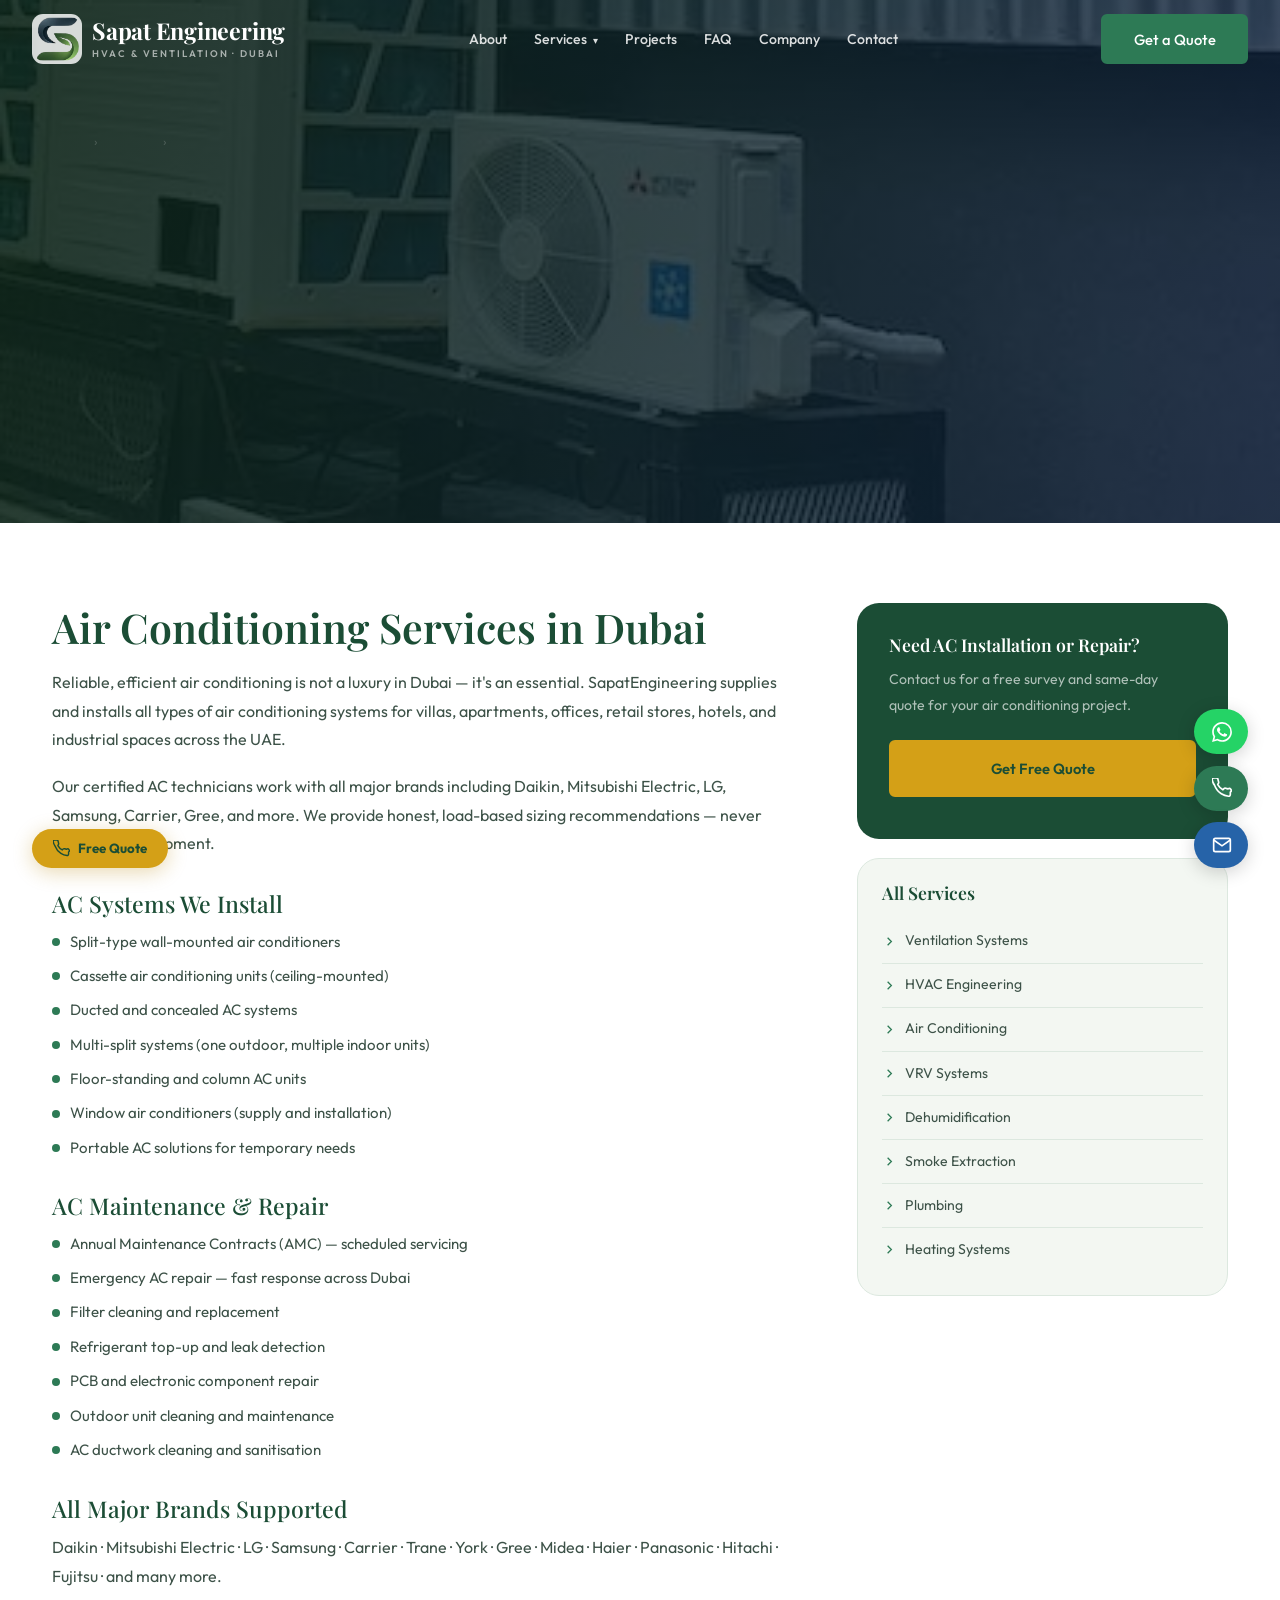
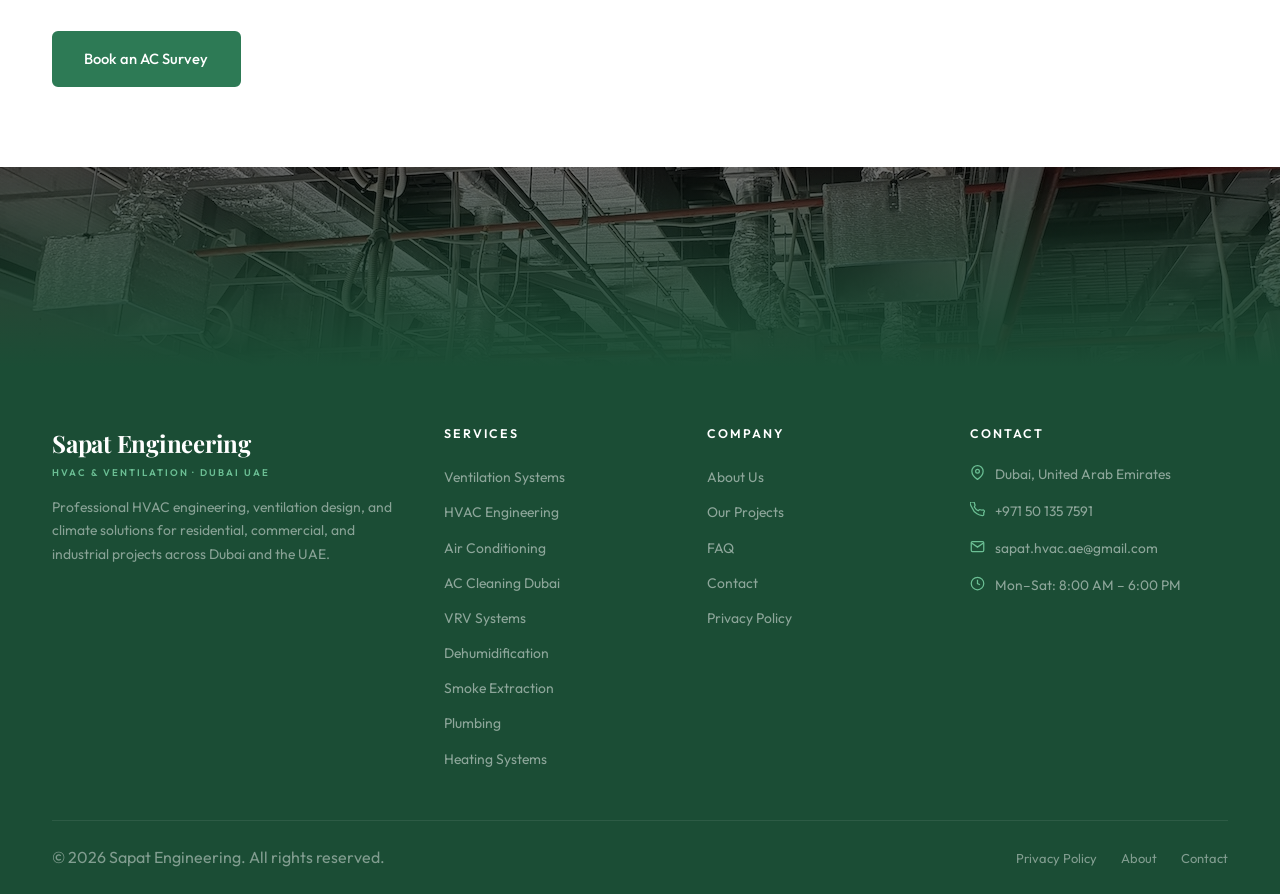
<file: pages/services/air-conditioning.html>
<!DOCTYPE html>
<html lang="en">
<head>
  <meta charset="UTF-8">
  <meta name="viewport" content="width=device-width, initial-scale=1.0">
  <title>Air Conditioning Installation &amp; Maintenance in Dubai | SapatEngineering</title>
  <meta name="description" content="Expert air conditioning installation, split systems, ducted AC, and maintenance contracts in Dubai. Certified technicians, all major brands. Fast response across Dubai UAE.">
  <meta name="keywords" content="air conditioning Dubai, AC installation Dubai, split system Dubai, ducted AC Dubai, AC maintenance Dubai, AC repair Dubai UAE">
  <link rel="canonical" href="https://sapatengineering.com/pages/services/air-conditioning.html">
  <link rel="preconnect" href="https://fonts.googleapis.com">
  <link rel="preconnect" href="https://fonts.gstatic.com" crossorigin>
  <link rel="stylesheet" href="../../css/style.css">
    <link rel="icon" type="image/x-icon" href="../../images/favicon.ico">
    <link rel="icon" type="image/png" sizes="32x32" href="../../images/favicon-32x32.png">
    <link rel="icon" type="image/png" sizes="16x16" href="../../images/favicon-16x16.png">
    <link rel="apple-touch-icon" href="../../images/apple-touch-icon.png">
    <link rel="manifest" href="../../images/site.webmanifest">
  </head>
<body>
  <header id="site-header" role="banner"></header>
  <section class="page-hero" aria-labelledby="ph-title">
    <img class="page-hero-img" src="../../images/srv-ac.jpg" alt="Air conditioning split system Dubai" width="1440" height="500" loading="lazy" onerror="this.style.display='none';">
    <div class="page-hero-ov" aria-hidden="true"></div>
    <div class="container">
      <nav class="breadcrumb"><a href="../../index.html">Home</a><span class="sep">›</span><a href="../../index.html#services">Services</a><span class="sep">›</span><span>Air Conditioning</span></nav>
      <h1>Air Conditioning &amp; AC<br>Systems in Dubai</h1>
      <p>Supply, installation, and maintenance of all air conditioning systems — split, cassette, ducted, multi-split — for homes and businesses across Dubai.</p>
      <a href="../../index.html#contact" class="btn btn-gold">Get a Free Quote</a>
    </div>
  </section>
  <section class="srv-page">
    <div class="container">
      <div class="srv-page-grid">
        <article class="srv-body-content">
          <h2>Air Conditioning Services in Dubai</h2>
          <p>Reliable, efficient air conditioning is not a luxury in Dubai — it's an essential. SapatEngineering supplies and installs all types of air conditioning systems for villas, apartments, offices, retail stores, hotels, and industrial spaces across the UAE.</p>
          <p>Our certified AC technicians work with all major brands including Daikin, Mitsubishi Electric, LG, Samsung, Carrier, Gree, and more. We provide honest, load-based sizing recommendations — never overselling equipment.</p>
          <h3>AC Systems We Install</h3>
          <ul>
            <li>Split-type wall-mounted air conditioners</li>
            <li>Cassette air conditioning units (ceiling-mounted)</li>
            <li>Ducted and concealed AC systems</li>
            <li>Multi-split systems (one outdoor, multiple indoor units)</li>
            <li>Floor-standing and column AC units</li>
            <li>Window air conditioners (supply and installation)</li>
            <li>Portable AC solutions for temporary needs</li>
          </ul>
          <h3>AC Maintenance &amp; Repair</h3>
          <ul>
            <li>Annual Maintenance Contracts (AMC) — scheduled servicing</li>
            <li>Emergency AC repair — fast response across Dubai</li>
            <li>Filter cleaning and replacement</li>
            <li>Refrigerant top-up and leak detection</li>
            <li>PCB and electronic component repair</li>
            <li>Outdoor unit cleaning and maintenance</li>
            <li>AC ductwork cleaning and sanitisation</li>
          </ul>
          <h3>All Major Brands Supported</h3>
          <p>Daikin · Mitsubishi Electric · LG · Samsung · Carrier · Trane · York · Gree · Midea · Haier · Panasonic · Hitachi · Fujitsu · and many more.</p>
          <div style="margin-top:2.5rem;">
            <a href="../../index.html#contact" class="btn btn-green">Book an AC Survey</a>
          </div>
        </article>
        <aside class="sidebar">
          <div class="sidebar-cta-box">
            <h4>Need AC Installation or Repair?</h4>
            <p>Contact us for a free survey and same-day quote for your air conditioning project.</p>
            <a href="../../index.html#contact" class="btn btn-gold" style="width:100%;justify-content:center;">Get Free Quote</a>
          </div>
          <div class="sidebar-nav">
            <h4>All Services</h4>
            <a href="ventilation.html"><svg xmlns="http://www.w3.org/2000/svg" viewBox="0 0 24 24" fill="none" stroke="currentColor" stroke-width="2" width="16" height="16"><polyline points="9 18 15 12 9 6"/></svg>Ventilation Systems</a>
            <a href="hvac.html"><svg xmlns="http://www.w3.org/2000/svg" viewBox="0 0 24 24" fill="none" stroke="currentColor" stroke-width="2" width="16" height="16"><polyline points="9 18 15 12 9 6"/></svg>HVAC Engineering</a>
            <a href="air-conditioning.html"><svg xmlns="http://www.w3.org/2000/svg" viewBox="0 0 24 24" fill="none" stroke="currentColor" stroke-width="2" width="16" height="16"><polyline points="9 18 15 12 9 6"/></svg>Air Conditioning</a>
            <a href="vrv-systems.html"><svg xmlns="http://www.w3.org/2000/svg" viewBox="0 0 24 24" fill="none" stroke="currentColor" stroke-width="2" width="16" height="16"><polyline points="9 18 15 12 9 6"/></svg>VRV Systems</a>
            <a href="dehumidification.html"><svg xmlns="http://www.w3.org/2000/svg" viewBox="0 0 24 24" fill="none" stroke="currentColor" stroke-width="2" width="16" height="16"><polyline points="9 18 15 12 9 6"/></svg>Dehumidification</a>
            <a href="smoke-extraction.html"><svg xmlns="http://www.w3.org/2000/svg" viewBox="0 0 24 24" fill="none" stroke="currentColor" stroke-width="2" width="16" height="16"><polyline points="9 18 15 12 9 6"/></svg>Smoke Extraction</a>
            <a href="plumbing.html"><svg xmlns="http://www.w3.org/2000/svg" viewBox="0 0 24 24" fill="none" stroke="currentColor" stroke-width="2" width="16" height="16"><polyline points="9 18 15 12 9 6"/></svg>Plumbing</a>
            <a href="heating.html"><svg xmlns="http://www.w3.org/2000/svg" viewBox="0 0 24 24" fill="none" stroke="currentColor" stroke-width="2" width="16" height="16"><polyline points="9 18 15 12 9 6"/></svg>Heating Systems</a>
          </div>
        </aside>
      </div>
    </div>
  </section>
  <footer id="site-footer" role="contentinfo"></footer>
  <div class="floats" id="float-btns"></div>
  <div class="popup-bg" id="popup-overlay"></div>
  <button class="open-popup" data-popup><svg xmlns="http://www.w3.org/2000/svg" viewBox="0 0 24 24" fill="none" stroke="currentColor" stroke-width="2" width="18" height="18"><path d="M22 16.92v3a2 2 0 01-2.18 2 19.79 19.79 0 01-8.63-3.07A19.5 19.5 0 013.07 8.8 19.79 19.79 0 01.22 2.18 2 2 0 012.18 0h3a2 2 0 012 1.72c.127.96.361 1.903.7 2.81a2 2 0 01-.45 2.11L6.91 7.91a16 16 0 006.16 6.16l1.27-1.27a2 2 0 012.11-.45c.907.339 1.85.573 2.81.7A2 2 0 0122 16.92z"/></svg>Free Quote</button>
  <script src="../../js/components.js"></script>
  <script src="../../js/main.js"></script>
</body>
</html>
</file>
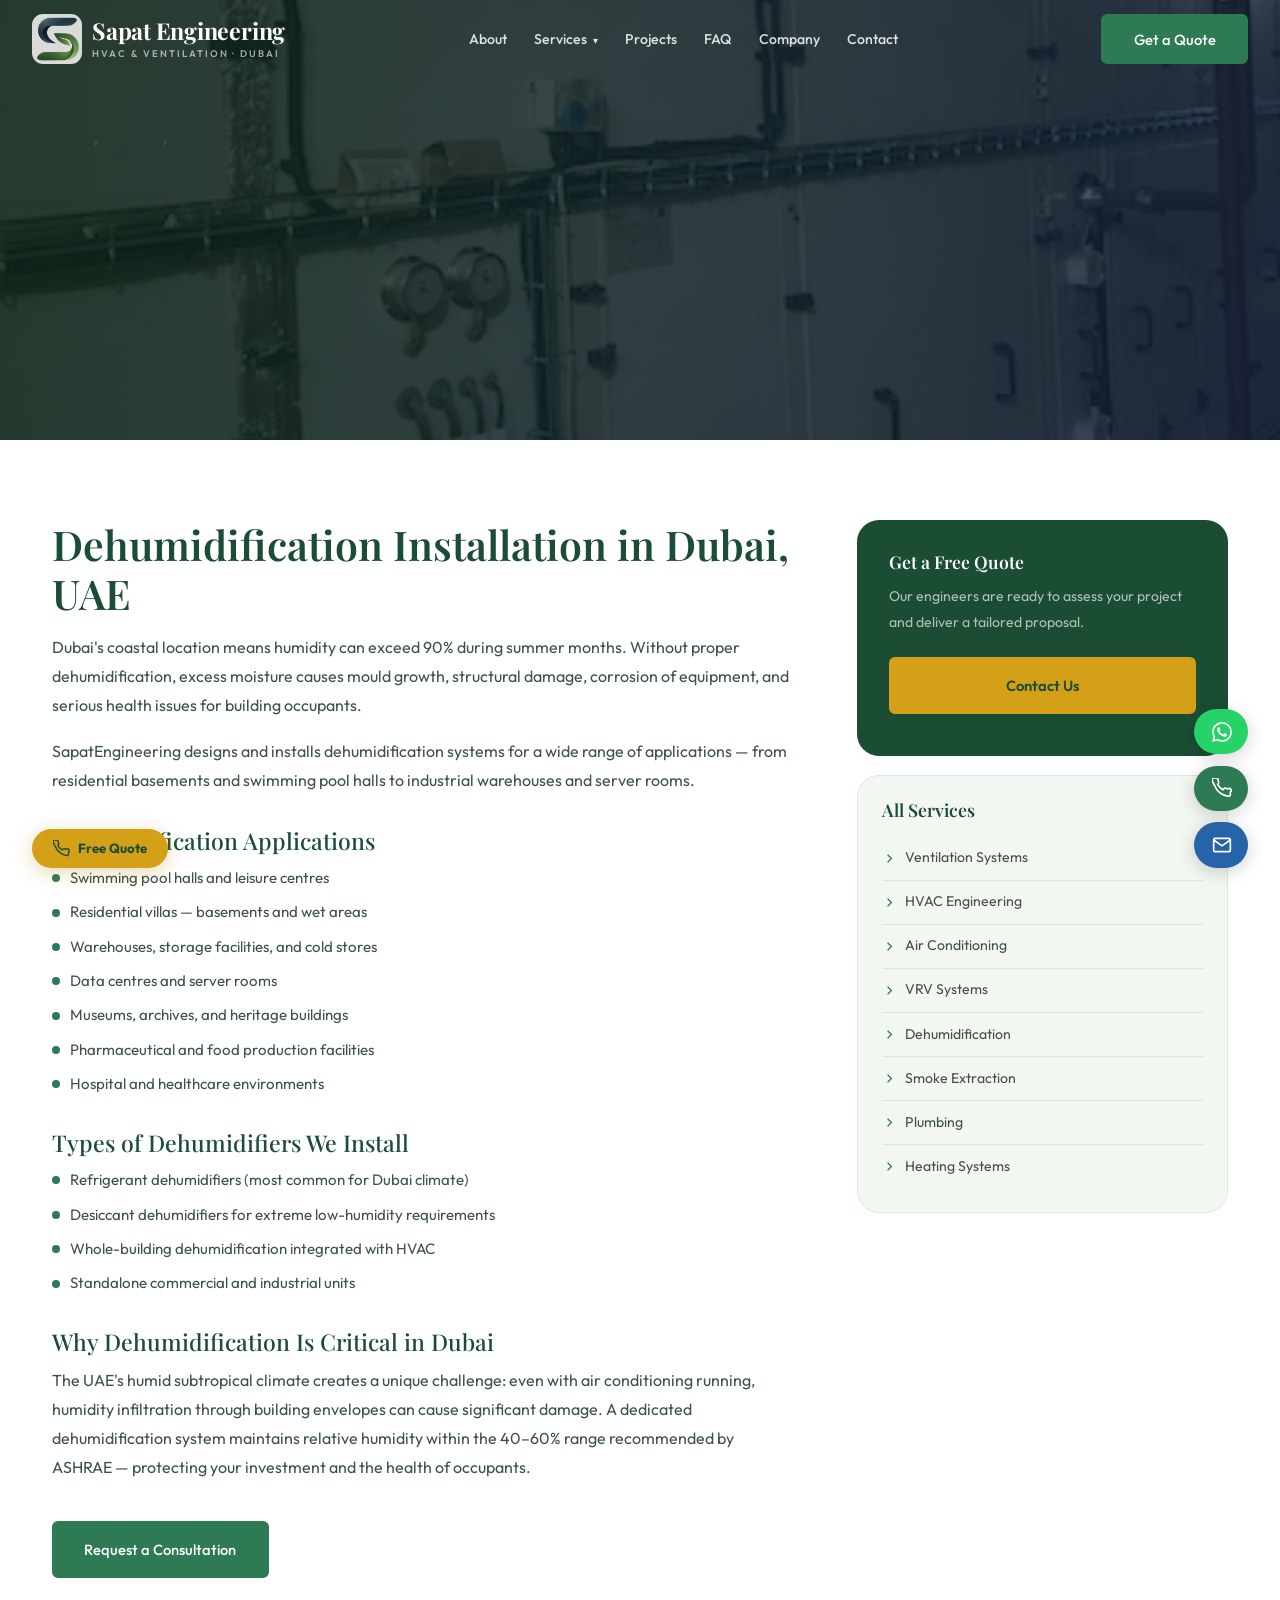
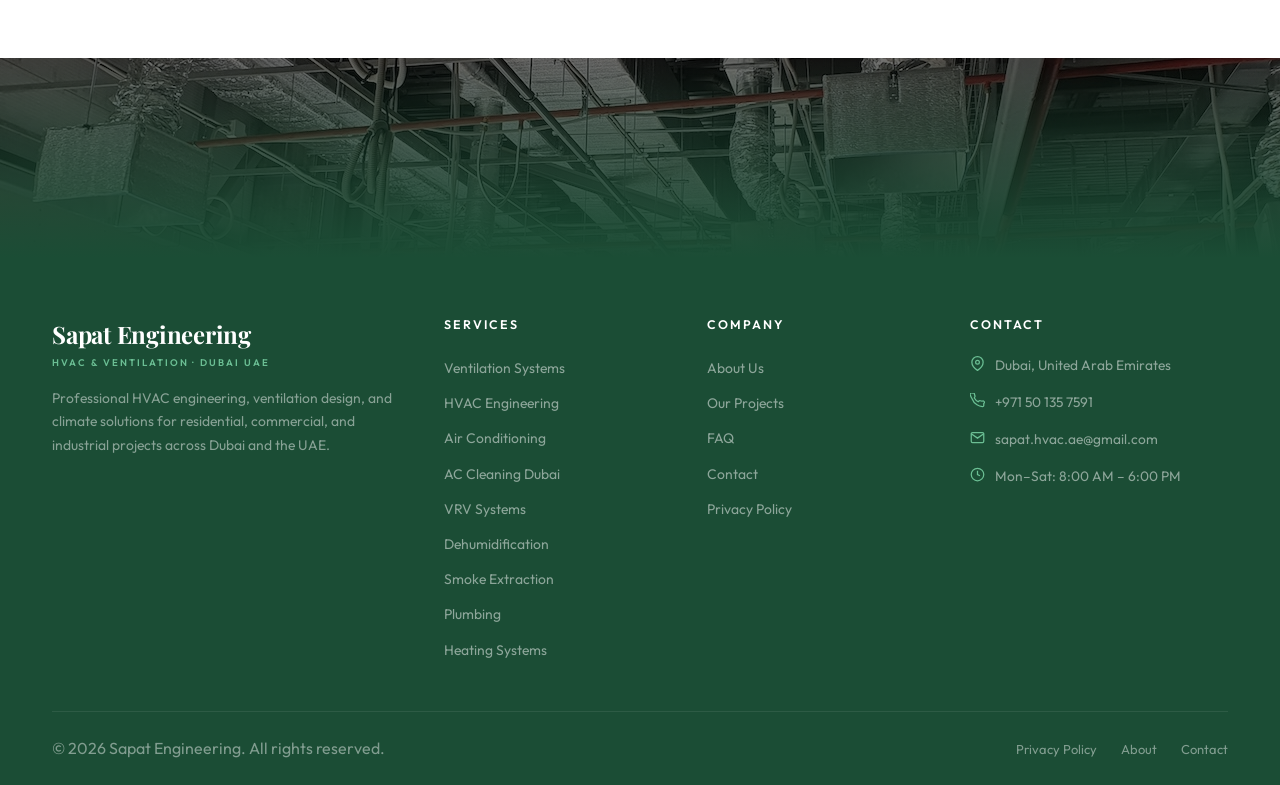
<file: pages/services/dehumidification.html>
<!DOCTYPE html>
<html lang="en">
<head>
  <meta charset="UTF-8">
  <meta name="viewport" content="width=device-width, initial-scale=1.0">
  <title>Dehumidification Systems Installation in Dubai UAE | SapatEngineering Dubai</title>
  <meta name="description" content="Professional dehumidification system design and installation in Dubai. Protect your building from humidity damage with industrial and residential dehumidifiers. UAE certified.">
  <link rel="canonical" href="https://sapatengineering.com/pages/services/dehumidification.html">
  <link rel="preconnect" href="https://fonts.googleapis.com">
  <link rel="preconnect" href="https://fonts.gstatic.com" crossorigin>
  <link rel="stylesheet" href="../../css/style.css">
    <link rel="icon" type="image/x-icon" href="../../images/favicon.ico">
    <link rel="icon" type="image/png" sizes="32x32" href="../../images/favicon-32x32.png">
    <link rel="icon" type="image/png" sizes="16x16" href="../../images/favicon-16x16.png">
    <link rel="apple-touch-icon" href="../../images/apple-touch-icon.png">
    <link rel="manifest" href="../../images/site.webmanifest">
  </head>
<body>
  <header id="site-header" role="banner"></header>
  <section class="page-hero" aria-labelledby="ph-title">
    <img class="page-hero-img" src="../../images/srv-dehumidification.jpg" alt="Dehumidification system Dubai" width="1440" height="500" loading="lazy" onerror="this.style.display='none';">
    <div class="page-hero-ov" aria-hidden="true"></div>
    <div class="container">
      <nav class="breadcrumb"><a href="../../index.html">Home</a><span class="sep">›</span><a href="../../index.html#services">Services</a><span class="sep">›</span><span>Dehumidification Systems in Dubai</span></nav>
      <h1>Dehumidification Systems in Dubai</h1>
      <p>Industrial and residential dehumidification solutions designed for Dubai's high-humidity coastal climate, protecting structures, equipment, and occupant health.</p>
      <a href="../../index.html#contact" class="btn btn-gold">Get a Free Quote</a>
    </div>
  </section>
  <section class="srv-page">
    <div class="container">
      <div class="srv-page-grid">
        <article class="srv-body-content">
          <h2>Dehumidification Installation in Dubai, UAE</h2>
          <p>Dubai's coastal location means humidity can exceed 90% during summer months. Without proper dehumidification, excess moisture causes mould growth, structural damage, corrosion of equipment, and serious health issues for building occupants.</p><p>SapatEngineering designs and installs dehumidification systems for a wide range of applications — from residential basements and swimming pool halls to industrial warehouses and server rooms.</p><h3>Dehumidification Applications</h3><ul><li>Swimming pool halls and leisure centres</li><li>Residential villas — basements and wet areas</li><li>Warehouses, storage facilities, and cold stores</li><li>Data centres and server rooms</li><li>Museums, archives, and heritage buildings</li><li>Pharmaceutical and food production facilities</li><li>Hospital and healthcare environments</li></ul><h3>Types of Dehumidifiers We Install</h3><ul><li>Refrigerant dehumidifiers (most common for Dubai climate)</li><li>Desiccant dehumidifiers for extreme low-humidity requirements</li><li>Whole-building dehumidification integrated with HVAC</li><li>Standalone commercial and industrial units</li></ul><h3>Why Dehumidification Is Critical in Dubai</h3><p>The UAE's humid subtropical climate creates a unique challenge: even with air conditioning running, humidity infiltration through building envelopes can cause significant damage. A dedicated dehumidification system maintains relative humidity within the 40–60% range recommended by ASHRAE — protecting your investment and the health of occupants.</p>
          <div style="margin-top:2.5rem;"><a href="../../index.html#contact" class="btn btn-green">Request a Consultation</a></div>
        </article>
        <aside class="sidebar">
          <div class="sidebar-cta-box">
            <h4>Get a Free Quote</h4>
            <p>Our engineers are ready to assess your project and deliver a tailored proposal.</p>
            <a href="../../index.html#contact" class="btn btn-gold" style="width:100%;justify-content:center;">Contact Us</a>
          </div>
          <div class="sidebar-nav">
            <h4>All Services</h4>
            <a href="ventilation.html"><svg xmlns="http://www.w3.org/2000/svg" viewBox="0 0 24 24" fill="none" stroke="currentColor" stroke-width="2" width="16" height="16"><polyline points="9 18 15 12 9 6"/></svg>Ventilation Systems</a>
            <a href="hvac.html"><svg xmlns="http://www.w3.org/2000/svg" viewBox="0 0 24 24" fill="none" stroke="currentColor" stroke-width="2" width="16" height="16"><polyline points="9 18 15 12 9 6"/></svg>HVAC Engineering</a>
            <a href="air-conditioning.html"><svg xmlns="http://www.w3.org/2000/svg" viewBox="0 0 24 24" fill="none" stroke="currentColor" stroke-width="2" width="16" height="16"><polyline points="9 18 15 12 9 6"/></svg>Air Conditioning</a>
            <a href="vrv-systems.html"><svg xmlns="http://www.w3.org/2000/svg" viewBox="0 0 24 24" fill="none" stroke="currentColor" stroke-width="2" width="16" height="16"><polyline points="9 18 15 12 9 6"/></svg>VRV Systems</a>
            <a href="dehumidification.html"><svg xmlns="http://www.w3.org/2000/svg" viewBox="0 0 24 24" fill="none" stroke="currentColor" stroke-width="2" width="16" height="16"><polyline points="9 18 15 12 9 6"/></svg>Dehumidification</a>
            <a href="smoke-extraction.html"><svg xmlns="http://www.w3.org/2000/svg" viewBox="0 0 24 24" fill="none" stroke="currentColor" stroke-width="2" width="16" height="16"><polyline points="9 18 15 12 9 6"/></svg>Smoke Extraction</a>
            <a href="plumbing.html"><svg xmlns="http://www.w3.org/2000/svg" viewBox="0 0 24 24" fill="none" stroke="currentColor" stroke-width="2" width="16" height="16"><polyline points="9 18 15 12 9 6"/></svg>Plumbing</a>
            <a href="heating.html"><svg xmlns="http://www.w3.org/2000/svg" viewBox="0 0 24 24" fill="none" stroke="currentColor" stroke-width="2" width="16" height="16"><polyline points="9 18 15 12 9 6"/></svg>Heating Systems</a>
          </div>
        </aside>
      </div>
    </div>
  </section>
  <footer id="site-footer" role="contentinfo"></footer>
  <div class="floats" id="float-btns"></div>
  <div class="popup-bg" id="popup-overlay"></div>
  <button class="open-popup" data-popup><svg xmlns="http://www.w3.org/2000/svg" viewBox="0 0 24 24" fill="none" stroke="currentColor" stroke-width="2" width="18" height="18"><path d="M22 16.92v3a2 2 0 01-2.18 2 19.79 19.79 0 01-8.63-3.07A19.5 19.5 0 013.07 8.8 19.79 19.79 0 01.22 2.18 2 2 0 012.18 0h3a2 2 0 012 1.72c.127.96.361 1.903.7 2.81a2 2 0 01-.45 2.11L6.91 7.91a16 16 0 006.16 6.16l1.27-1.27a2 2 0 012.11-.45c.907.339 1.85.573 2.81.7A2 2 0 0122 16.92z"/></svg>Free Quote</button>
  <script src="../../js/components.js"></script>
  <script src="../../js/main.js"></script>
</body>
</html>
</file>
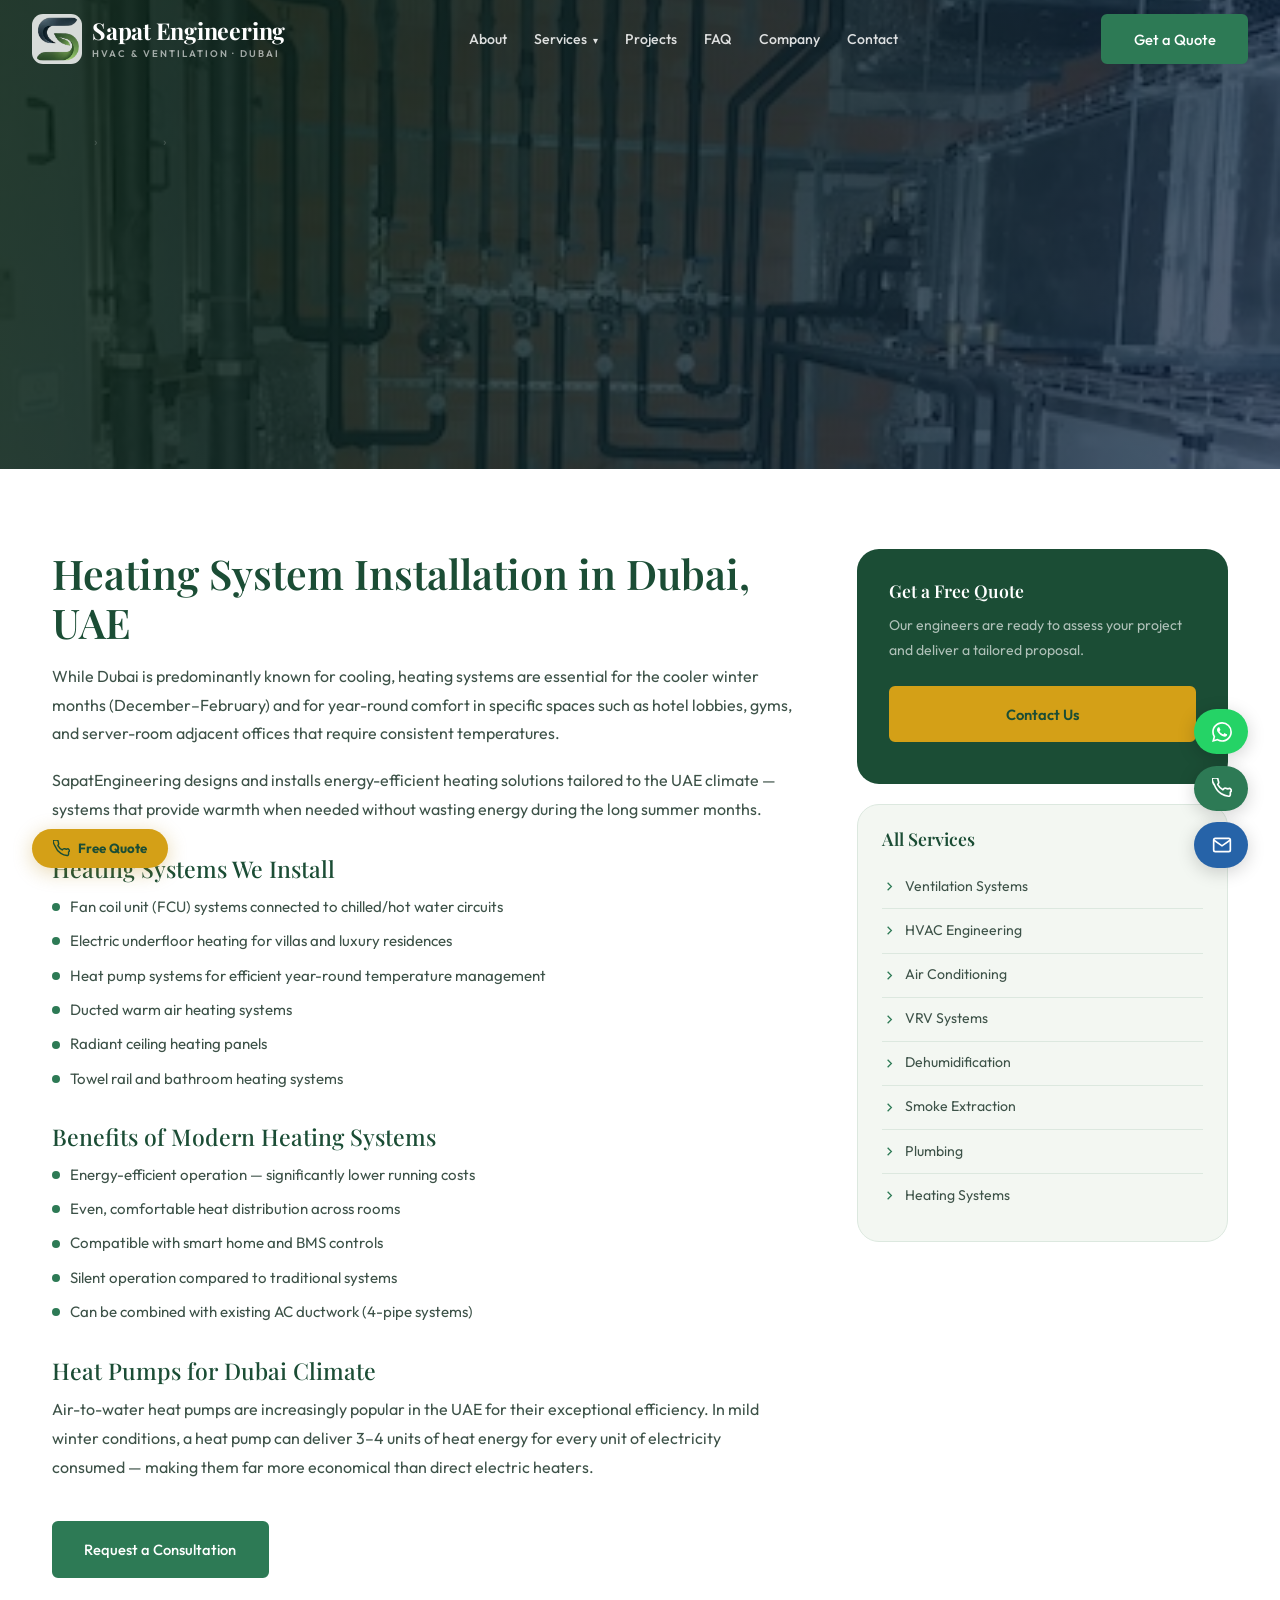
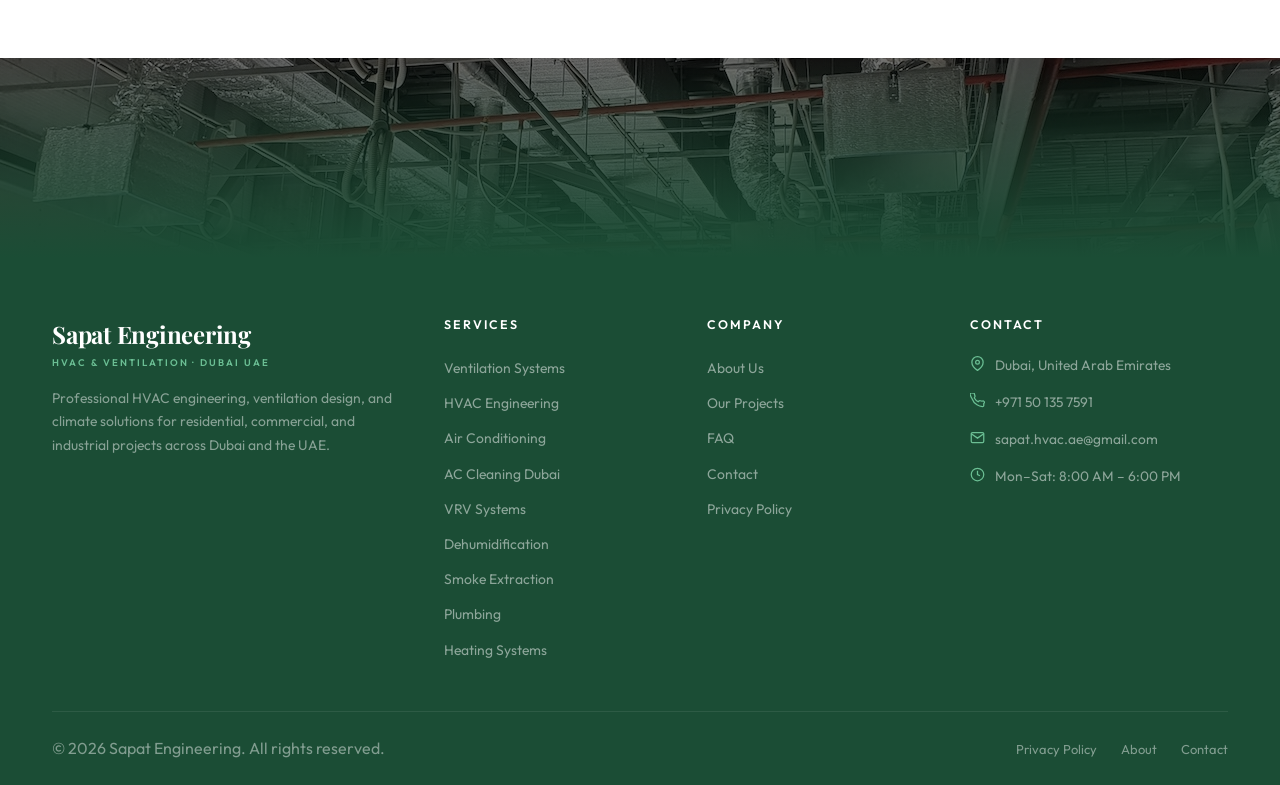
<file: pages/services/heating.html>
<!DOCTYPE html>
<html lang="en">
<head>
  <meta charset="UTF-8">
  <meta name="viewport" content="width=device-width, initial-scale=1.0">
  <title>Heating Systems Installation in Dubai UAE | SapatEngineering Dubai</title>
  <meta name="description" content="Efficient heating system design and installation in Dubai. Underfloor heating, fan coil units, heat pumps. Ideal for winter months and chilled spaces in UAE buildings.">
  <link rel="canonical" href="https://sapatengineering.com/pages/services/heating.html">
  <link rel="preconnect" href="https://fonts.googleapis.com">
  <link rel="preconnect" href="https://fonts.gstatic.com" crossorigin>
  <link rel="stylesheet" href="../../css/style.css">
    <link rel="icon" type="image/x-icon" href="../../images/favicon.ico">
    <link rel="icon" type="image/png" sizes="32x32" href="../../images/favicon-32x32.png">
    <link rel="icon" type="image/png" sizes="16x16" href="../../images/favicon-16x16.png">
    <link rel="apple-touch-icon" href="../../images/apple-touch-icon.png">
    <link rel="manifest" href="../../images/site.webmanifest">
  </head>
<body>
  <header id="site-header" role="banner"></header>
  <section class="page-hero" aria-labelledby="ph-title">
    <img class="page-hero-img" src="../../images/srv-heating.jpg" alt="Heating system Dubai" width="1440" height="500" loading="lazy" onerror="this.style.display='none';">
    <div class="page-hero-ov" aria-hidden="true"></div>
    <div class="container">
      <nav class="breadcrumb"><a href="../../index.html">Home</a><span class="sep">›</span><a href="../../index.html#services">Services</a><span class="sep">›</span><span>Heating Systems in Dubai</span></nav>
      <h1>Heating Systems in Dubai</h1>
      <p>Energy-efficient heating solutions — underfloor heating, fan coil units, and heat pump systems — designed for Dubai's seasonal requirements and green building standards.</p>
      <a href="../../index.html#contact" class="btn btn-gold">Get a Free Quote</a>
    </div>
  </section>
  <section class="srv-page">
    <div class="container">
      <div class="srv-page-grid">
        <article class="srv-body-content">
          <h2>Heating System Installation in Dubai, UAE</h2>
          <p>While Dubai is predominantly known for cooling, heating systems are essential for the cooler winter months (December–February) and for year-round comfort in specific spaces such as hotel lobbies, gyms, and server-room adjacent offices that require consistent temperatures.</p><p>SapatEngineering designs and installs energy-efficient heating solutions tailored to the UAE climate — systems that provide warmth when needed without wasting energy during the long summer months.</p><h3>Heating Systems We Install</h3><ul><li>Fan coil unit (FCU) systems connected to chilled/hot water circuits</li><li>Electric underfloor heating for villas and luxury residences</li><li>Heat pump systems for efficient year-round temperature management</li><li>Ducted warm air heating systems</li><li>Radiant ceiling heating panels</li><li>Towel rail and bathroom heating systems</li></ul><h3>Benefits of Modern Heating Systems</h3><ul><li>Energy-efficient operation — significantly lower running costs</li><li>Even, comfortable heat distribution across rooms</li><li>Compatible with smart home and BMS controls</li><li>Silent operation compared to traditional systems</li><li>Can be combined with existing AC ductwork (4-pipe systems)</li></ul><h3>Heat Pumps for Dubai Climate</h3><p>Air-to-water heat pumps are increasingly popular in the UAE for their exceptional efficiency. In mild winter conditions, a heat pump can deliver 3–4 units of heat energy for every unit of electricity consumed — making them far more economical than direct electric heaters.</p>
          <div style="margin-top:2.5rem;"><a href="../../index.html#contact" class="btn btn-green">Request a Consultation</a></div>
        </article>
        <aside class="sidebar">
          <div class="sidebar-cta-box">
            <h4>Get a Free Quote</h4>
            <p>Our engineers are ready to assess your project and deliver a tailored proposal.</p>
            <a href="../../index.html#contact" class="btn btn-gold" style="width:100%;justify-content:center;">Contact Us</a>
          </div>
          <div class="sidebar-nav">
            <h4>All Services</h4>
            <a href="ventilation.html"><svg xmlns="http://www.w3.org/2000/svg" viewBox="0 0 24 24" fill="none" stroke="currentColor" stroke-width="2" width="16" height="16"><polyline points="9 18 15 12 9 6"/></svg>Ventilation Systems</a>
            <a href="hvac.html"><svg xmlns="http://www.w3.org/2000/svg" viewBox="0 0 24 24" fill="none" stroke="currentColor" stroke-width="2" width="16" height="16"><polyline points="9 18 15 12 9 6"/></svg>HVAC Engineering</a>
            <a href="air-conditioning.html"><svg xmlns="http://www.w3.org/2000/svg" viewBox="0 0 24 24" fill="none" stroke="currentColor" stroke-width="2" width="16" height="16"><polyline points="9 18 15 12 9 6"/></svg>Air Conditioning</a>
            <a href="vrv-systems.html"><svg xmlns="http://www.w3.org/2000/svg" viewBox="0 0 24 24" fill="none" stroke="currentColor" stroke-width="2" width="16" height="16"><polyline points="9 18 15 12 9 6"/></svg>VRV Systems</a>
            <a href="dehumidification.html"><svg xmlns="http://www.w3.org/2000/svg" viewBox="0 0 24 24" fill="none" stroke="currentColor" stroke-width="2" width="16" height="16"><polyline points="9 18 15 12 9 6"/></svg>Dehumidification</a>
            <a href="smoke-extraction.html"><svg xmlns="http://www.w3.org/2000/svg" viewBox="0 0 24 24" fill="none" stroke="currentColor" stroke-width="2" width="16" height="16"><polyline points="9 18 15 12 9 6"/></svg>Smoke Extraction</a>
            <a href="plumbing.html"><svg xmlns="http://www.w3.org/2000/svg" viewBox="0 0 24 24" fill="none" stroke="currentColor" stroke-width="2" width="16" height="16"><polyline points="9 18 15 12 9 6"/></svg>Plumbing</a>
            <a href="heating.html"><svg xmlns="http://www.w3.org/2000/svg" viewBox="0 0 24 24" fill="none" stroke="currentColor" stroke-width="2" width="16" height="16"><polyline points="9 18 15 12 9 6"/></svg>Heating Systems</a>
          </div>
        </aside>
      </div>
    </div>
  </section>
  <footer id="site-footer" role="contentinfo"></footer>
  <div class="floats" id="float-btns"></div>
  <div class="popup-bg" id="popup-overlay"></div>
  <button class="open-popup" data-popup><svg xmlns="http://www.w3.org/2000/svg" viewBox="0 0 24 24" fill="none" stroke="currentColor" stroke-width="2" width="18" height="18"><path d="M22 16.92v3a2 2 0 01-2.18 2 19.79 19.79 0 01-8.63-3.07A19.5 19.5 0 013.07 8.8 19.79 19.79 0 01.22 2.18 2 2 0 012.18 0h3a2 2 0 012 1.72c.127.96.361 1.903.7 2.81a2 2 0 01-.45 2.11L6.91 7.91a16 16 0 006.16 6.16l1.27-1.27a2 2 0 012.11-.45c.907.339 1.85.573 2.81.7A2 2 0 0122 16.92z"/></svg>Free Quote</button>
  <script src="../../js/components.js"></script>
  <script src="../../js/main.js"></script>
</body>
</html>
</file>
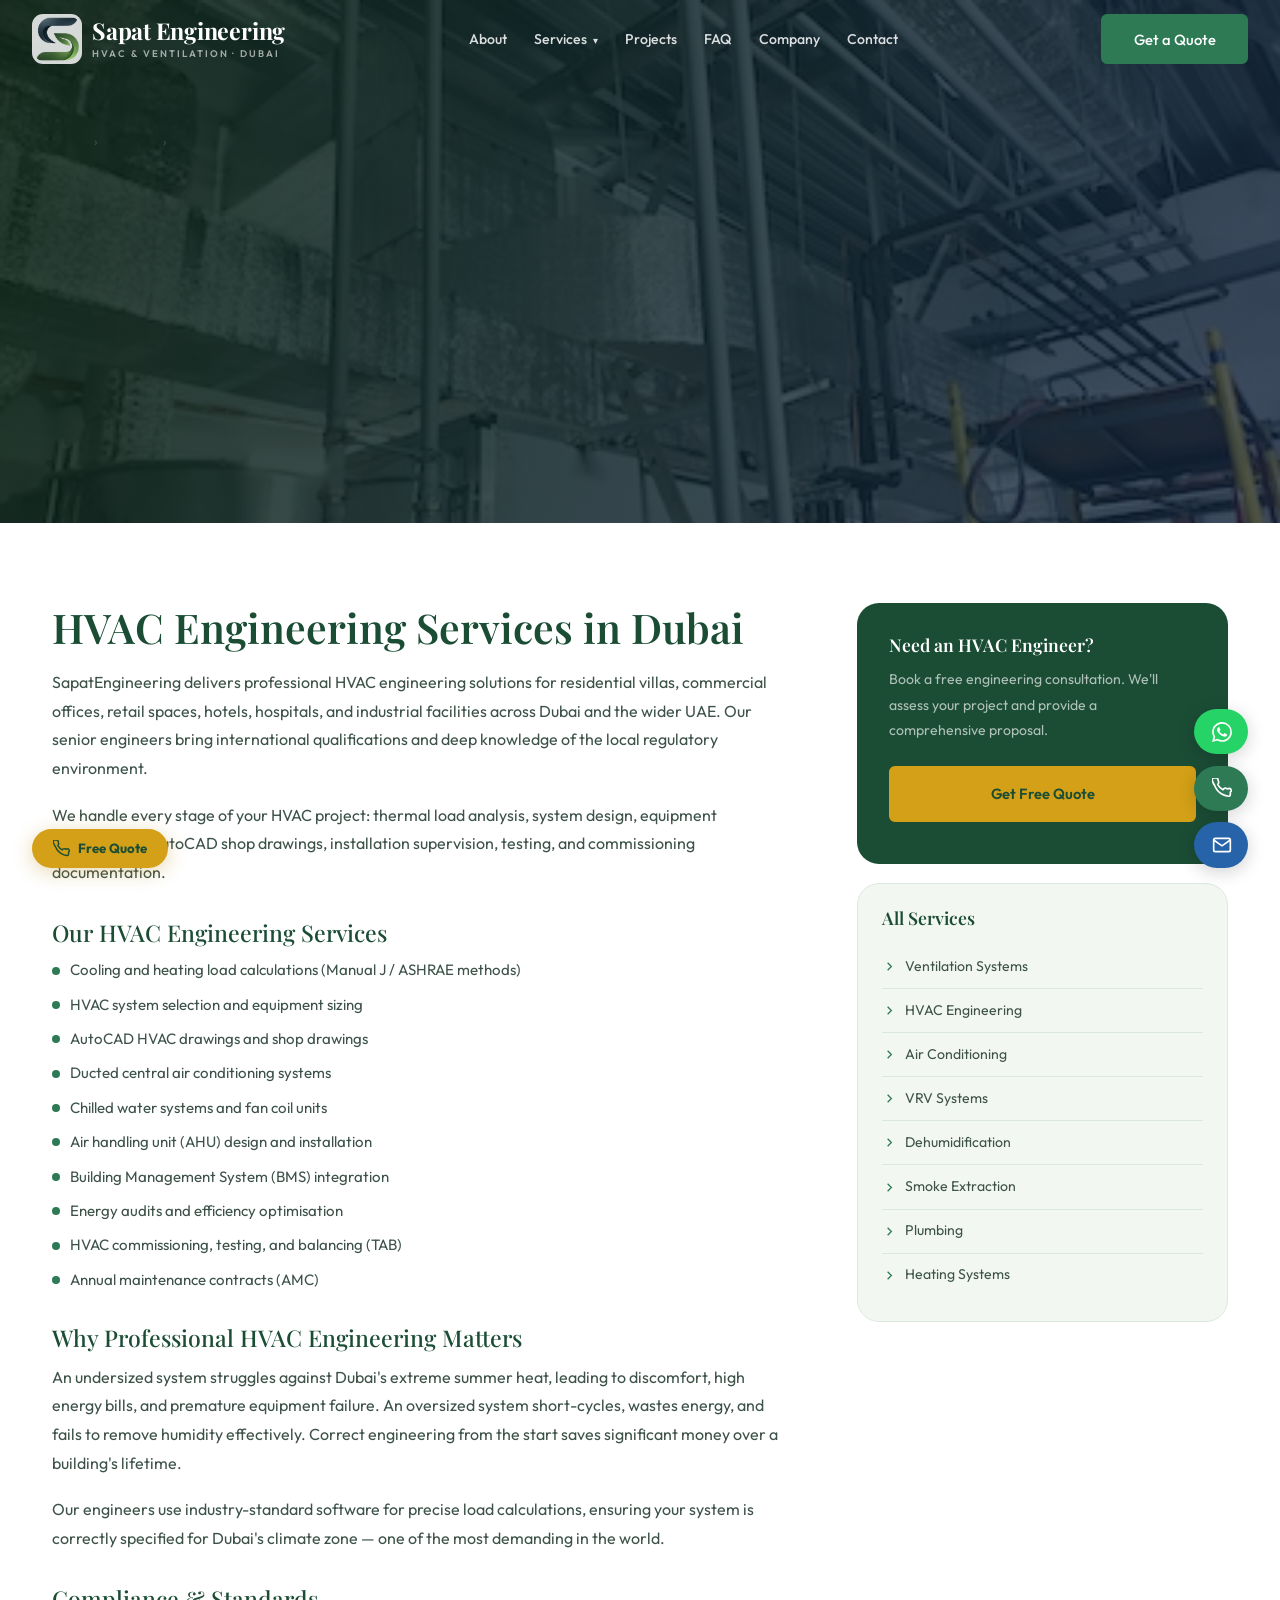
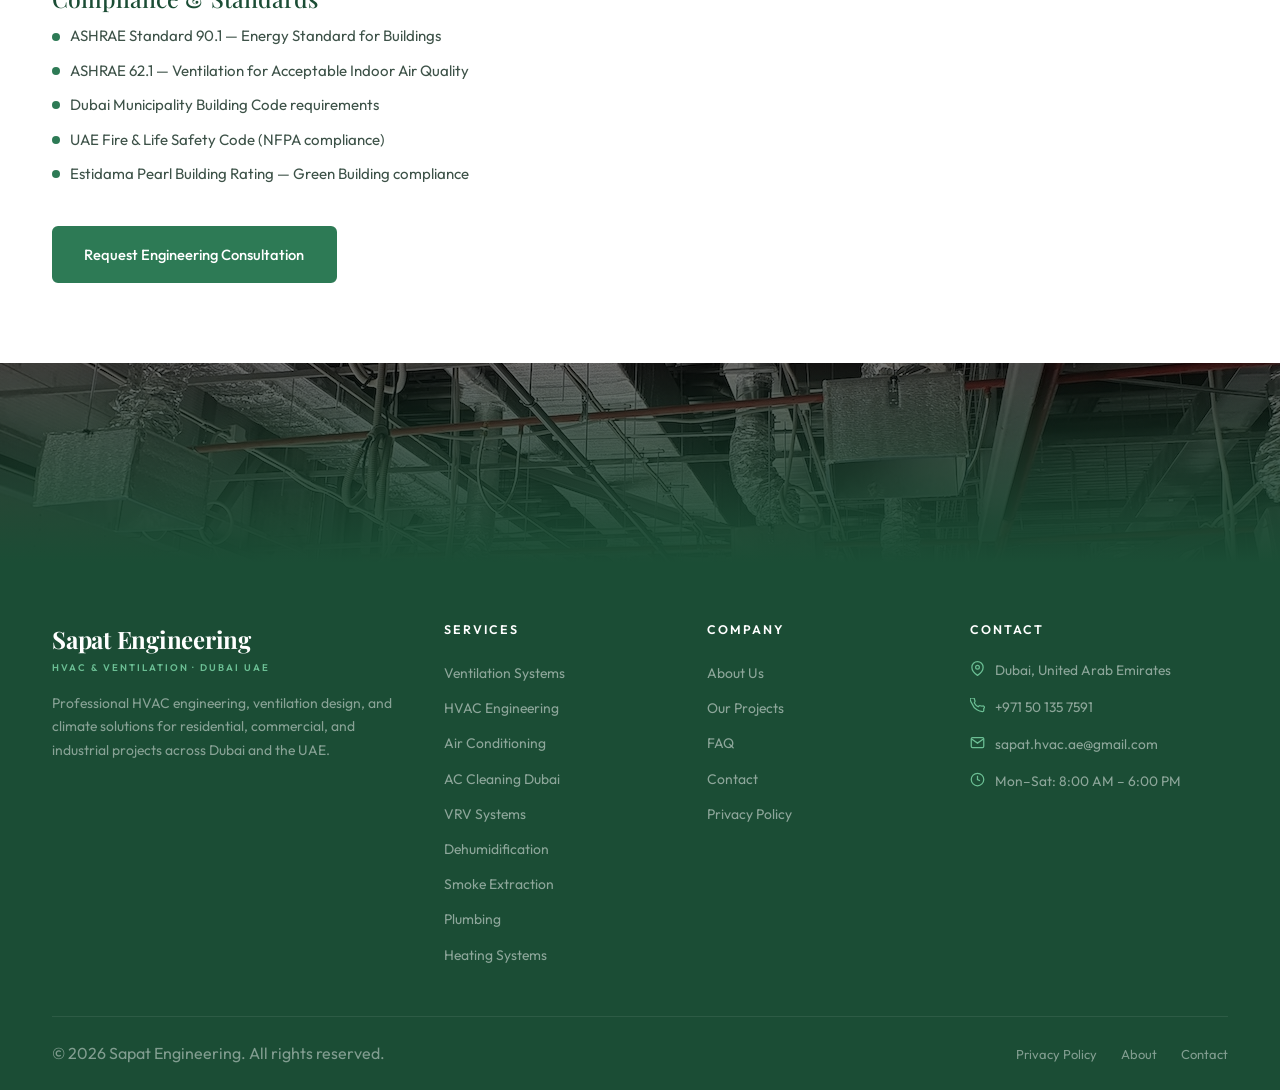
<file: pages/services/hvac.html>
<!DOCTYPE html>
<html lang="en">
<head>
  <meta charset="UTF-8">
  <meta name="viewport" content="width=device-width, initial-scale=1.0">
  <title>HVAC Engineering &amp; Climate Solutions in Dubai | SapatEngineering</title>
  <meta name="description" content="Expert HVAC engineering design, load calculations, system selection, and installation in Dubai, UAE. Certified engineers for residential, commercial &amp; industrial projects.">
  <meta name="keywords" content="HVAC engineering Dubai, HVAC design Dubai, HVAC contractor UAE, air conditioning engineering Dubai, HVAC system design UAE">
  <link rel="canonical" href="https://sapatengineering.com/pages/services/hvac.html">
  <link rel="preconnect" href="https://fonts.googleapis.com">
  <link rel="preconnect" href="https://fonts.gstatic.com" crossorigin>
  <link rel="stylesheet" href="../../css/style.css">
    <link rel="icon" type="image/x-icon" href="../../images/favicon.ico">
    <link rel="icon" type="image/png" sizes="32x32" href="../../images/favicon-32x32.png">
    <link rel="icon" type="image/png" sizes="16x16" href="../../images/favicon-16x16.png">
    <link rel="apple-touch-icon" href="../../images/apple-touch-icon.png">
    <link rel="manifest" href="../../images/site.webmanifest">
  </head>
<body>
  <header id="site-header" role="banner"></header>
  <section class="page-hero" aria-labelledby="ph-title">
    <img class="page-hero-img" src="../../images/srv-hvac.jpg" alt="HVAC engineering system Dubai" width="1440" height="500" loading="lazy" onerror="this.style.display='none';">
    <div class="page-hero-ov" aria-hidden="true"></div>
    <div class="container">
      <nav class="breadcrumb" aria-label="Breadcrumb">
        <a href="../../index.html">Home</a><span class="sep">›</span>
        <a href="../../index.html#services">Services</a><span class="sep">›</span>
        <span>HVAC Engineering</span>
      </nav>
      <h1 id="page-title">HVAC Engineering &amp;<br>Climate Solutions in Dubai</h1>
      <p>Full-cycle HVAC engineering — from load calculations and system design to installation and commissioning — for all building types across Dubai and the UAE.</p>
      <a href="../../index.html#contact" class="btn btn-gold">Get a Free Quote</a>
    </div>
  </section>
  <section class="srv-page">
    <div class="container">
      <div class="srv-page-grid">
        <article class="srv-body-content">
          <h2>HVAC Engineering Services in Dubai</h2>
          <p>SapatEngineering delivers professional HVAC engineering solutions for residential villas, commercial offices, retail spaces, hotels, hospitals, and industrial facilities across Dubai and the wider UAE. Our senior engineers bring international qualifications and deep knowledge of the local regulatory environment.</p>
          <p>We handle every stage of your HVAC project: thermal load analysis, system design, equipment specification, AutoCAD shop drawings, installation supervision, testing, and commissioning documentation.</p>
          <h3>Our HVAC Engineering Services</h3>
          <ul>
            <li>Cooling and heating load calculations (Manual J / ASHRAE methods)</li>
            <li>HVAC system selection and equipment sizing</li>
            <li>AutoCAD HVAC drawings and shop drawings</li>
            <li>Ducted central air conditioning systems</li>
            <li>Chilled water systems and fan coil units</li>
            <li>Air handling unit (AHU) design and installation</li>
            <li>Building Management System (BMS) integration</li>
            <li>Energy audits and efficiency optimisation</li>
            <li>HVAC commissioning, testing, and balancing (TAB)</li>
            <li>Annual maintenance contracts (AMC)</li>
          </ul>
          <h3>Why Professional HVAC Engineering Matters</h3>
          <p>An undersized system struggles against Dubai's extreme summer heat, leading to discomfort, high energy bills, and premature equipment failure. An oversized system short-cycles, wastes energy, and fails to remove humidity effectively. Correct engineering from the start saves significant money over a building's lifetime.</p>
          <p>Our engineers use industry-standard software for precise load calculations, ensuring your system is correctly specified for Dubai's climate zone — one of the most demanding in the world.</p>
          <h3>Compliance &amp; Standards</h3>
          <ul>
            <li>ASHRAE Standard 90.1 — Energy Standard for Buildings</li>
            <li>ASHRAE 62.1 — Ventilation for Acceptable Indoor Air Quality</li>
            <li>Dubai Municipality Building Code requirements</li>
            <li>UAE Fire &amp; Life Safety Code (NFPA compliance)</li>
            <li>Estidama Pearl Building Rating — Green Building compliance</li>
          </ul>
          <div style="margin-top:2.5rem;">
            <a href="../../index.html#contact" class="btn btn-green">Request Engineering Consultation</a>
          </div>
        </article>
        <aside class="sidebar">
          <div class="sidebar-cta-box">
            <h4>Need an HVAC Engineer?</h4>
            <p>Book a free engineering consultation. We'll assess your project and provide a comprehensive proposal.</p>
            <a href="../../index.html#contact" class="btn btn-gold" style="width:100%;justify-content:center;">Get Free Quote</a>
          </div>
          <div class="sidebar-nav">
            <h4>All Services</h4>
            <a href="ventilation.html"><svg xmlns="http://www.w3.org/2000/svg" viewBox="0 0 24 24" fill="none" stroke="currentColor" stroke-width="2" width="16" height="16"><polyline points="9 18 15 12 9 6"/></svg>Ventilation Systems</a>
            <a href="hvac.html"><svg xmlns="http://www.w3.org/2000/svg" viewBox="0 0 24 24" fill="none" stroke="currentColor" stroke-width="2" width="16" height="16"><polyline points="9 18 15 12 9 6"/></svg>HVAC Engineering</a>
            <a href="air-conditioning.html"><svg xmlns="http://www.w3.org/2000/svg" viewBox="0 0 24 24" fill="none" stroke="currentColor" stroke-width="2" width="16" height="16"><polyline points="9 18 15 12 9 6"/></svg>Air Conditioning</a>
            <a href="vrv-systems.html"><svg xmlns="http://www.w3.org/2000/svg" viewBox="0 0 24 24" fill="none" stroke="currentColor" stroke-width="2" width="16" height="16"><polyline points="9 18 15 12 9 6"/></svg>VRV Systems</a>
            <a href="dehumidification.html"><svg xmlns="http://www.w3.org/2000/svg" viewBox="0 0 24 24" fill="none" stroke="currentColor" stroke-width="2" width="16" height="16"><polyline points="9 18 15 12 9 6"/></svg>Dehumidification</a>
            <a href="smoke-extraction.html"><svg xmlns="http://www.w3.org/2000/svg" viewBox="0 0 24 24" fill="none" stroke="currentColor" stroke-width="2" width="16" height="16"><polyline points="9 18 15 12 9 6"/></svg>Smoke Extraction</a>
            <a href="plumbing.html"><svg xmlns="http://www.w3.org/2000/svg" viewBox="0 0 24 24" fill="none" stroke="currentColor" stroke-width="2" width="16" height="16"><polyline points="9 18 15 12 9 6"/></svg>Plumbing</a>
            <a href="heating.html"><svg xmlns="http://www.w3.org/2000/svg" viewBox="0 0 24 24" fill="none" stroke="currentColor" stroke-width="2" width="16" height="16"><polyline points="9 18 15 12 9 6"/></svg>Heating Systems</a>
          </div>
        </aside>
      </div>
    </div>
  </section>
  <footer id="site-footer" role="contentinfo"></footer>
  <div class="floats" id="float-btns"></div>
  <div class="popup-bg" id="popup-overlay"></div>
  <button class="open-popup" data-popup><svg xmlns="http://www.w3.org/2000/svg" viewBox="0 0 24 24" fill="none" stroke="currentColor" stroke-width="2" width="18" height="18"><path d="M22 16.92v3a2 2 0 01-2.18 2 19.79 19.79 0 01-8.63-3.07A19.5 19.5 0 013.07 8.8 19.79 19.79 0 01.22 2.18 2 2 0 012.18 0h3a2 2 0 012 1.72c.127.96.361 1.903.7 2.81a2 2 0 01-.45 2.11L6.91 7.91a16 16 0 006.16 6.16l1.27-1.27a2 2 0 012.11-.45c.907.339 1.85.573 2.81.7A2 2 0 0122 16.92z"/></svg>Free Quote</button>
  <script src="../../js/components.js"></script>
  <script src="../../js/main.js"></script>
</body>
</html>
</file>
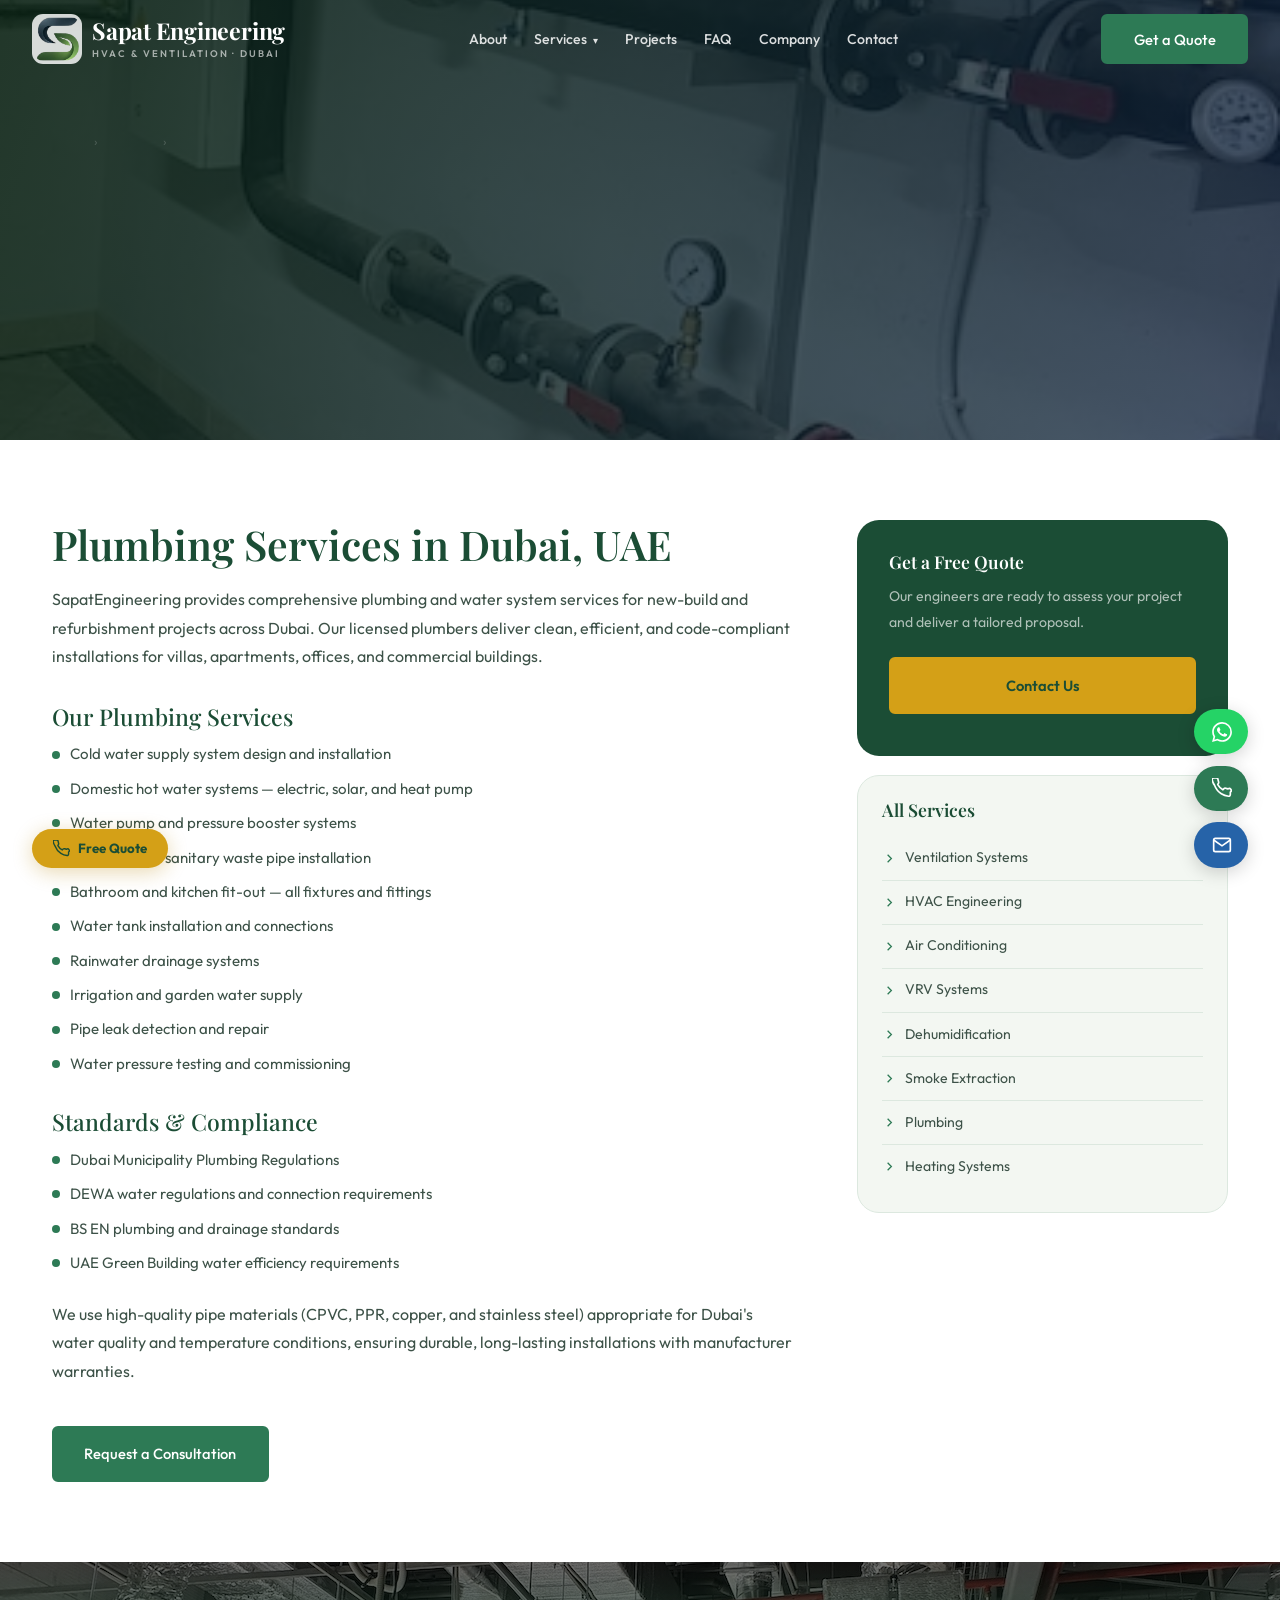
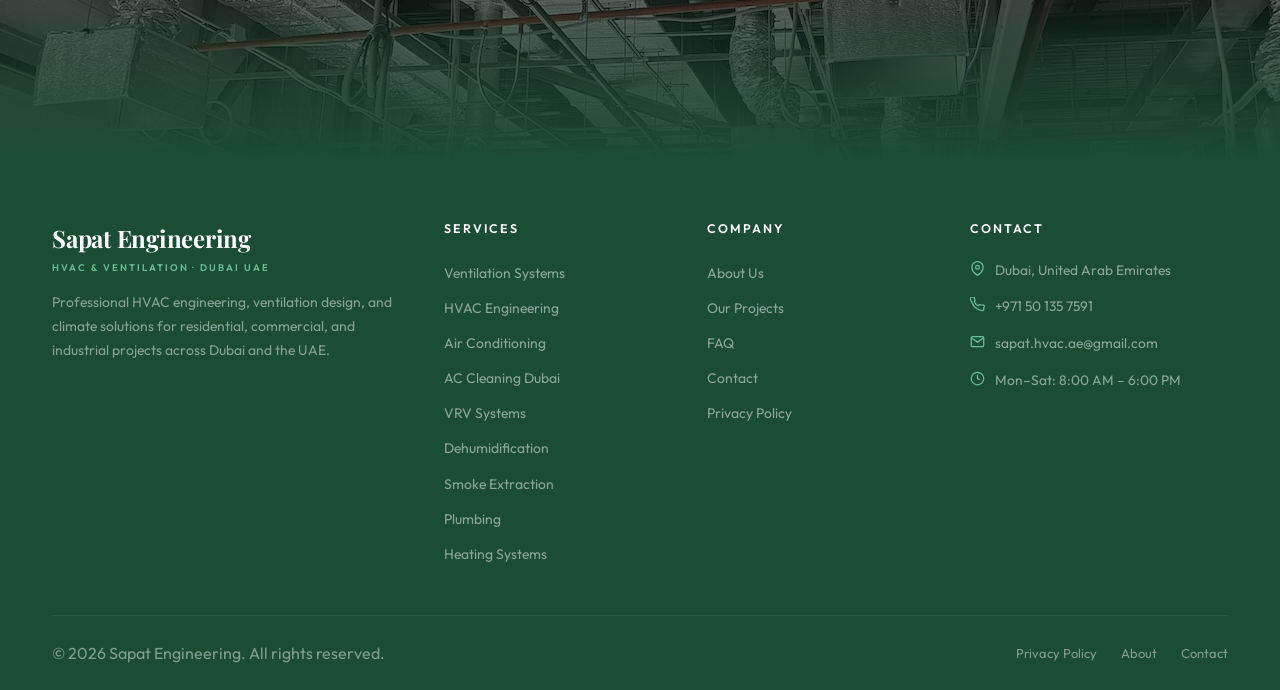
<file: pages/services/plumbing.html>
<!DOCTYPE html>
<html lang="en">
<head>
  <meta charset="UTF-8">
  <meta name="viewport" content="width=device-width, initial-scale=1.0">
  <title>Plumbing Services in Dubai — Hot &amp; Cold Water Systems | SapatEngineering Dubai</title>
  <meta name="description" content="Professional plumbing installation, hot and cold water supply systems, drainage, and sanitary works in Dubai UAE. Licensed plumbers for residential and commercial projects.">
  <link rel="canonical" href="https://sapatengineering.com/pages/services/plumbing.html">
  <link rel="preconnect" href="https://fonts.googleapis.com">
  <link rel="preconnect" href="https://fonts.gstatic.com" crossorigin>
  <link rel="stylesheet" href="../../css/style.css">
    <link rel="icon" type="image/x-icon" href="../../images/favicon.ico">
    <link rel="icon" type="image/png" sizes="32x32" href="../../images/favicon-32x32.png">
    <link rel="icon" type="image/png" sizes="16x16" href="../../images/favicon-16x16.png">
    <link rel="apple-touch-icon" href="../../images/apple-touch-icon.png">
    <link rel="manifest" href="../../images/site.webmanifest">
  </head>
<body>
  <header id="site-header" role="banner"></header>
  <section class="page-hero" aria-labelledby="ph-title">
    <img class="page-hero-img" src="../../images/srv-plumbing.jpg" alt="Plumbing installation Dubai" width="1440" height="500" loading="lazy" onerror="this.style.display='none';">
    <div class="page-hero-ov" aria-hidden="true"></div>
    <div class="container">
      <nav class="breadcrumb"><a href="../../index.html">Home</a><span class="sep">›</span><a href="../../index.html#services">Services</a><span class="sep">›</span><span>Plumbing &amp; Water Systems in Dubai</span></nav>
      <h1>Plumbing &amp; Water Systems in Dubai</h1>
      <p>Complete plumbing solutions — cold and hot water supply, drainage, sanitary installations, and water pump systems for residential and commercial buildings in Dubai.</p>
      <a href="../../index.html#contact" class="btn btn-gold">Get a Free Quote</a>
    </div>
  </section>
  <section class="srv-page">
    <div class="container">
      <div class="srv-page-grid">
        <article class="srv-body-content">
          <h2>Plumbing Services in Dubai, UAE</h2>
          <p>SapatEngineering provides comprehensive plumbing and water system services for new-build and refurbishment projects across Dubai. Our licensed plumbers deliver clean, efficient, and code-compliant installations for villas, apartments, offices, and commercial buildings.</p><h3>Our Plumbing Services</h3><ul><li>Cold water supply system design and installation</li><li>Domestic hot water systems — electric, solar, and heat pump</li><li>Water pump and pressure booster systems</li><li>Drainage and sanitary waste pipe installation</li><li>Bathroom and kitchen fit-out — all fixtures and fittings</li><li>Water tank installation and connections</li><li>Rainwater drainage systems</li><li>Irrigation and garden water supply</li><li>Pipe leak detection and repair</li><li>Water pressure testing and commissioning</li></ul><h3>Standards &amp; Compliance</h3><ul><li>Dubai Municipality Plumbing Regulations</li><li>DEWA water regulations and connection requirements</li><li>BS EN plumbing and drainage standards</li><li>UAE Green Building water efficiency requirements</li></ul><p>We use high-quality pipe materials (CPVC, PPR, copper, and stainless steel) appropriate for Dubai's water quality and temperature conditions, ensuring durable, long-lasting installations with manufacturer warranties.</p>
          <div style="margin-top:2.5rem;"><a href="../../index.html#contact" class="btn btn-green">Request a Consultation</a></div>
        </article>
        <aside class="sidebar">
          <div class="sidebar-cta-box">
            <h4>Get a Free Quote</h4>
            <p>Our engineers are ready to assess your project and deliver a tailored proposal.</p>
            <a href="../../index.html#contact" class="btn btn-gold" style="width:100%;justify-content:center;">Contact Us</a>
          </div>
          <div class="sidebar-nav">
            <h4>All Services</h4>
            <a href="ventilation.html"><svg xmlns="http://www.w3.org/2000/svg" viewBox="0 0 24 24" fill="none" stroke="currentColor" stroke-width="2" width="16" height="16"><polyline points="9 18 15 12 9 6"/></svg>Ventilation Systems</a>
            <a href="hvac.html"><svg xmlns="http://www.w3.org/2000/svg" viewBox="0 0 24 24" fill="none" stroke="currentColor" stroke-width="2" width="16" height="16"><polyline points="9 18 15 12 9 6"/></svg>HVAC Engineering</a>
            <a href="air-conditioning.html"><svg xmlns="http://www.w3.org/2000/svg" viewBox="0 0 24 24" fill="none" stroke="currentColor" stroke-width="2" width="16" height="16"><polyline points="9 18 15 12 9 6"/></svg>Air Conditioning</a>
            <a href="vrv-systems.html"><svg xmlns="http://www.w3.org/2000/svg" viewBox="0 0 24 24" fill="none" stroke="currentColor" stroke-width="2" width="16" height="16"><polyline points="9 18 15 12 9 6"/></svg>VRV Systems</a>
            <a href="dehumidification.html"><svg xmlns="http://www.w3.org/2000/svg" viewBox="0 0 24 24" fill="none" stroke="currentColor" stroke-width="2" width="16" height="16"><polyline points="9 18 15 12 9 6"/></svg>Dehumidification</a>
            <a href="smoke-extraction.html"><svg xmlns="http://www.w3.org/2000/svg" viewBox="0 0 24 24" fill="none" stroke="currentColor" stroke-width="2" width="16" height="16"><polyline points="9 18 15 12 9 6"/></svg>Smoke Extraction</a>
            <a href="plumbing.html"><svg xmlns="http://www.w3.org/2000/svg" viewBox="0 0 24 24" fill="none" stroke="currentColor" stroke-width="2" width="16" height="16"><polyline points="9 18 15 12 9 6"/></svg>Plumbing</a>
            <a href="heating.html"><svg xmlns="http://www.w3.org/2000/svg" viewBox="0 0 24 24" fill="none" stroke="currentColor" stroke-width="2" width="16" height="16"><polyline points="9 18 15 12 9 6"/></svg>Heating Systems</a>
          </div>
        </aside>
      </div>
    </div>
  </section>
  <footer id="site-footer" role="contentinfo"></footer>
  <div class="floats" id="float-btns"></div>
  <div class="popup-bg" id="popup-overlay"></div>
  <button class="open-popup" data-popup><svg xmlns="http://www.w3.org/2000/svg" viewBox="0 0 24 24" fill="none" stroke="currentColor" stroke-width="2" width="18" height="18"><path d="M22 16.92v3a2 2 0 01-2.18 2 19.79 19.79 0 01-8.63-3.07A19.5 19.5 0 013.07 8.8 19.79 19.79 0 01.22 2.18 2 2 0 012.18 0h3a2 2 0 012 1.72c.127.96.361 1.903.7 2.81a2 2 0 01-.45 2.11L6.91 7.91a16 16 0 006.16 6.16l1.27-1.27a2 2 0 012.11-.45c.907.339 1.85.573 2.81.7A2 2 0 0122 16.92z"/></svg>Free Quote</button>
  <script src="../../js/components.js"></script>
  <script src="../../js/main.js"></script>
</body>
</html>
</file>
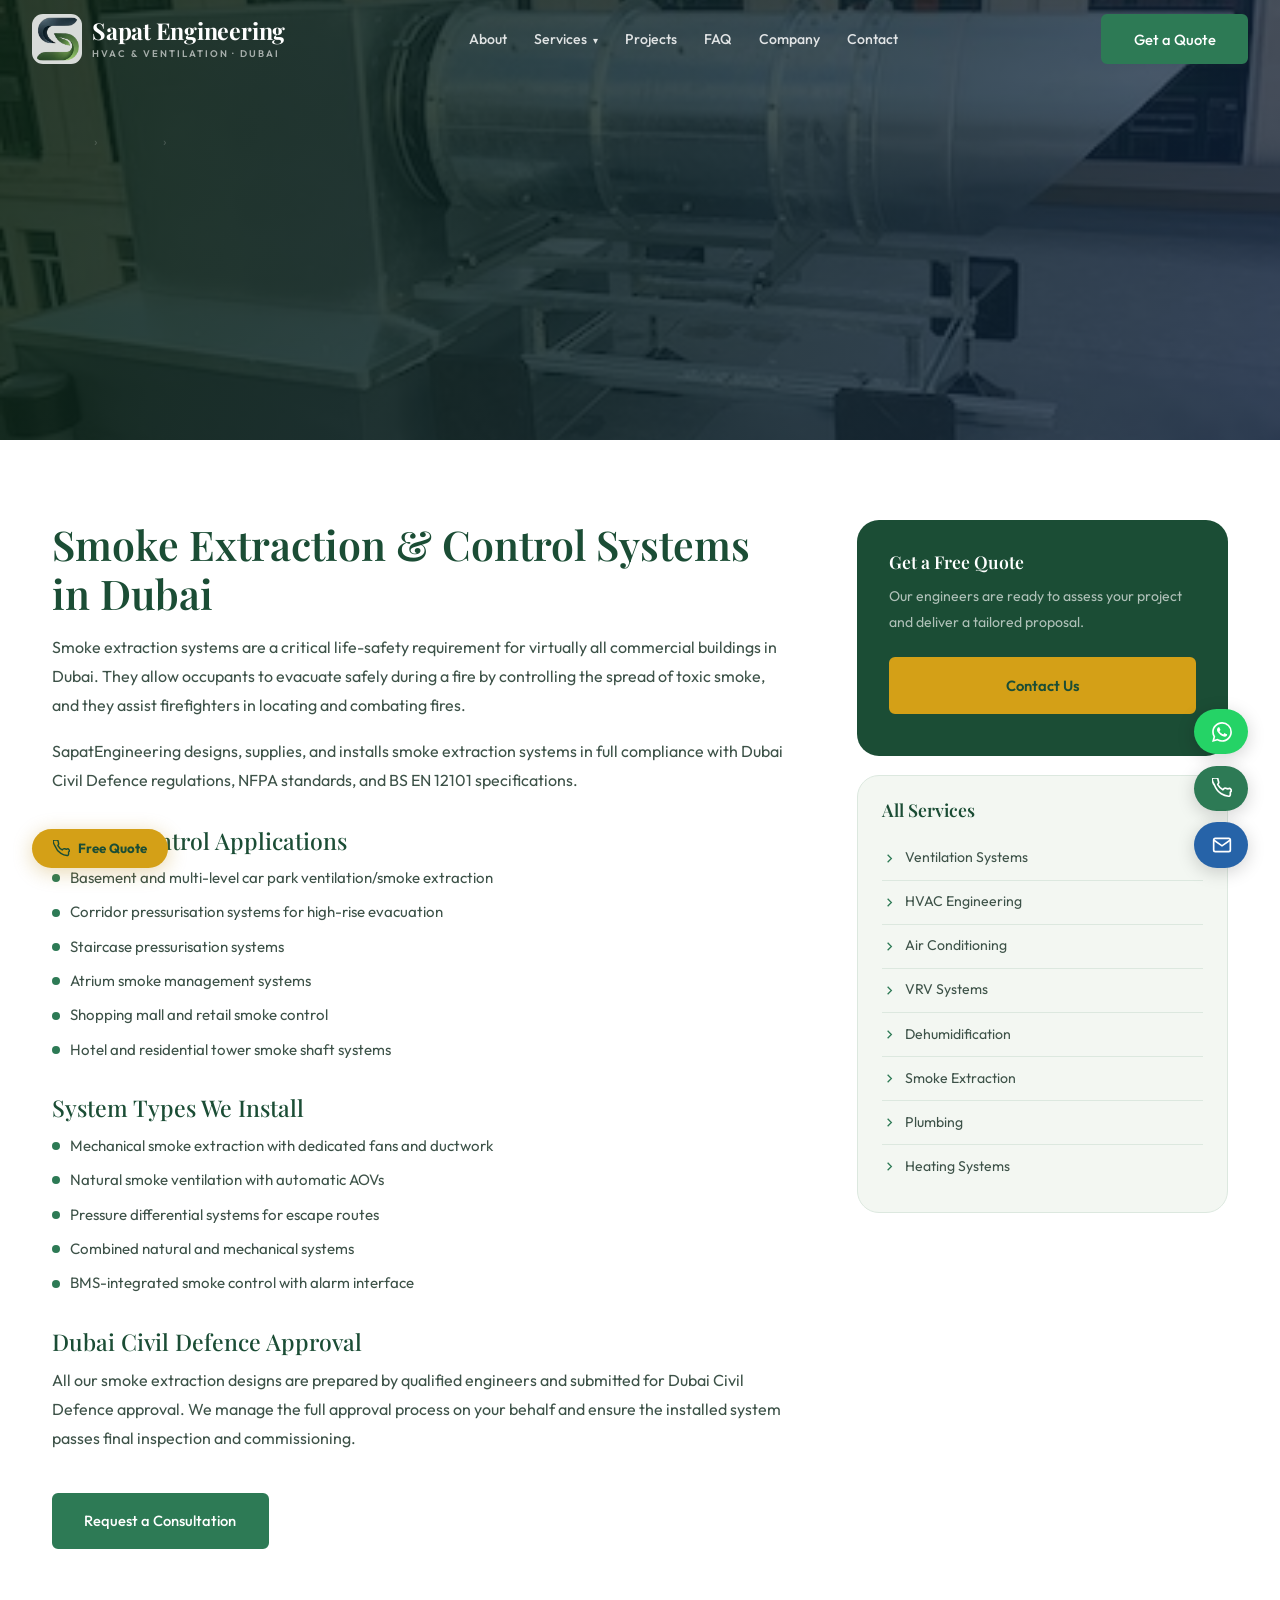
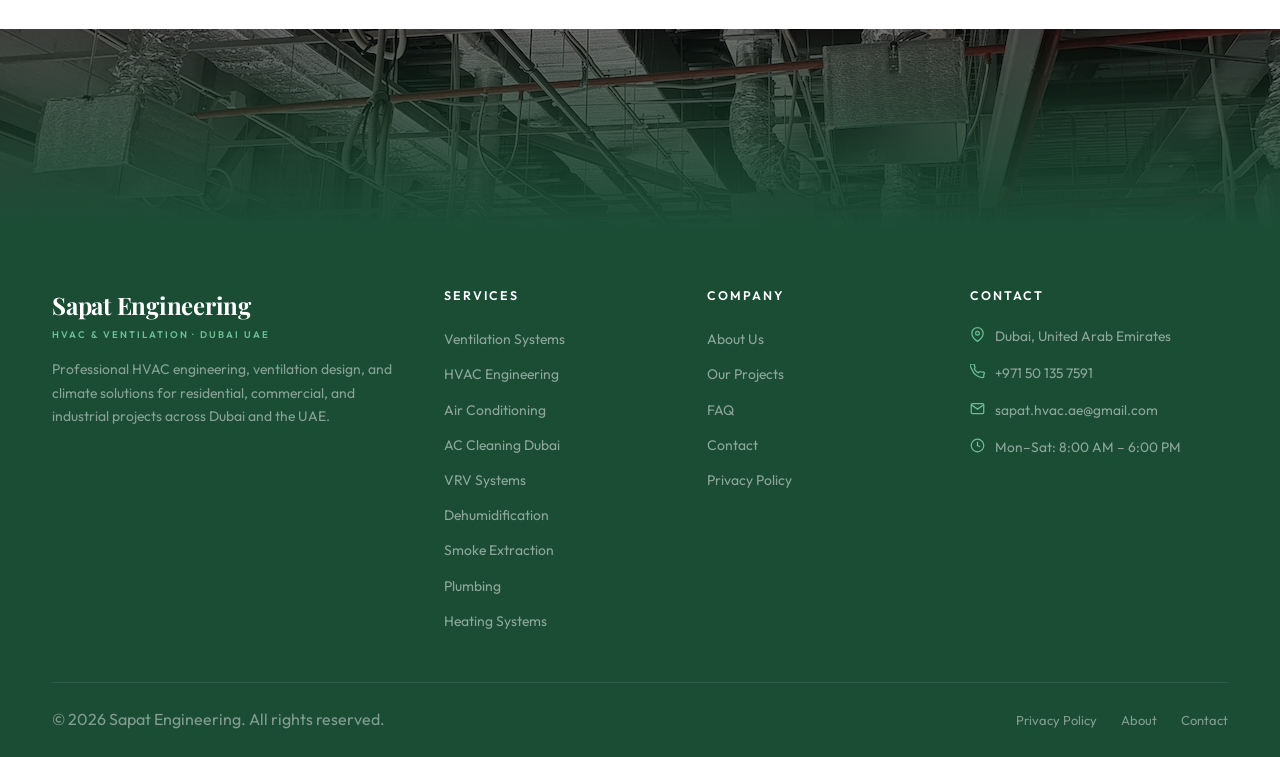
<file: pages/services/smoke-extraction.html>
<!DOCTYPE html>
<html lang="en">
<head>
  <meta charset="UTF-8">
  <meta name="viewport" content="width=device-width, initial-scale=1.0">
  <title>Smoke Extraction Systems Dubai — Life Safety HVAC | SapatEngineering Dubai</title>
  <meta name="description" content="Life-safety smoke extraction and smoke control system design and installation in Dubai. Civil Defence approved. Car parks, corridors, atriums and high-rise buildings.">
  <link rel="canonical" href="https://sapatengineering.com/pages/services/smoke-extraction.html">
  <link rel="preconnect" href="https://fonts.googleapis.com">
  <link rel="preconnect" href="https://fonts.gstatic.com" crossorigin>
  <link rel="stylesheet" href="../../css/style.css">
    <link rel="icon" type="image/x-icon" href="../../images/favicon.ico">
    <link rel="icon" type="image/png" sizes="32x32" href="../../images/favicon-32x32.png">
    <link rel="icon" type="image/png" sizes="16x16" href="../../images/favicon-16x16.png">
    <link rel="apple-touch-icon" href="../../images/apple-touch-icon.png">
    <link rel="manifest" href="../../images/site.webmanifest">
  </head>
<body>
  <header id="site-header" role="banner"></header>
  <section class="page-hero" aria-labelledby="ph-title">
    <img class="page-hero-img" src="../../images/srv-smoke.jpg" alt="Smoke extraction fan Dubai" width="1440" height="500" loading="lazy" onerror="this.style.display='none';">
    <div class="page-hero-ov" aria-hidden="true"></div>
    <div class="container">
      <nav class="breadcrumb"><a href="../../index.html">Home</a><span class="sep">›</span><a href="../../index.html#services">Services</a><span class="sep">›</span><span>Smoke Extraction Systems in Dubai</span></nav>
      <h1>Smoke Extraction Systems in Dubai</h1>
      <p>Life-safety smoke control and extraction systems engineered to Dubai Civil Defence standards for car parks, corridors, atriums, and high-rise buildings.</p>
      <a href="../../index.html#contact" class="btn btn-gold">Get a Free Quote</a>
    </div>
  </section>
  <section class="srv-page">
    <div class="container">
      <div class="srv-page-grid">
        <article class="srv-body-content">
          <h2>Smoke Extraction &amp; Control Systems in Dubai</h2>
          <p>Smoke extraction systems are a critical life-safety requirement for virtually all commercial buildings in Dubai. They allow occupants to evacuate safely during a fire by controlling the spread of toxic smoke, and they assist firefighters in locating and combating fires.</p><p>SapatEngineering designs, supplies, and installs smoke extraction systems in full compliance with Dubai Civil Defence regulations, NFPA standards, and BS EN 12101 specifications.</p><h3>Smoke Control Applications</h3><ul><li>Basement and multi-level car park ventilation/smoke extraction</li><li>Corridor pressurisation systems for high-rise evacuation</li><li>Staircase pressurisation systems</li><li>Atrium smoke management systems</li><li>Shopping mall and retail smoke control</li><li>Hotel and residential tower smoke shaft systems</li></ul><h3>System Types We Install</h3><ul><li>Mechanical smoke extraction with dedicated fans and ductwork</li><li>Natural smoke ventilation with automatic AOVs</li><li>Pressure differential systems for escape routes</li><li>Combined natural and mechanical systems</li><li>BMS-integrated smoke control with alarm interface</li></ul><h3>Dubai Civil Defence Approval</h3><p>All our smoke extraction designs are prepared by qualified engineers and submitted for Dubai Civil Defence approval. We manage the full approval process on your behalf and ensure the installed system passes final inspection and commissioning.</p>
          <div style="margin-top:2.5rem;"><a href="../../index.html#contact" class="btn btn-green">Request a Consultation</a></div>
        </article>
        <aside class="sidebar">
          <div class="sidebar-cta-box">
            <h4>Get a Free Quote</h4>
            <p>Our engineers are ready to assess your project and deliver a tailored proposal.</p>
            <a href="../../index.html#contact" class="btn btn-gold" style="width:100%;justify-content:center;">Contact Us</a>
          </div>
          <div class="sidebar-nav">
            <h4>All Services</h4>
            <a href="ventilation.html"><svg xmlns="http://www.w3.org/2000/svg" viewBox="0 0 24 24" fill="none" stroke="currentColor" stroke-width="2" width="16" height="16"><polyline points="9 18 15 12 9 6"/></svg>Ventilation Systems</a>
            <a href="hvac.html"><svg xmlns="http://www.w3.org/2000/svg" viewBox="0 0 24 24" fill="none" stroke="currentColor" stroke-width="2" width="16" height="16"><polyline points="9 18 15 12 9 6"/></svg>HVAC Engineering</a>
            <a href="air-conditioning.html"><svg xmlns="http://www.w3.org/2000/svg" viewBox="0 0 24 24" fill="none" stroke="currentColor" stroke-width="2" width="16" height="16"><polyline points="9 18 15 12 9 6"/></svg>Air Conditioning</a>
            <a href="vrv-systems.html"><svg xmlns="http://www.w3.org/2000/svg" viewBox="0 0 24 24" fill="none" stroke="currentColor" stroke-width="2" width="16" height="16"><polyline points="9 18 15 12 9 6"/></svg>VRV Systems</a>
            <a href="dehumidification.html"><svg xmlns="http://www.w3.org/2000/svg" viewBox="0 0 24 24" fill="none" stroke="currentColor" stroke-width="2" width="16" height="16"><polyline points="9 18 15 12 9 6"/></svg>Dehumidification</a>
            <a href="smoke-extraction.html"><svg xmlns="http://www.w3.org/2000/svg" viewBox="0 0 24 24" fill="none" stroke="currentColor" stroke-width="2" width="16" height="16"><polyline points="9 18 15 12 9 6"/></svg>Smoke Extraction</a>
            <a href="plumbing.html"><svg xmlns="http://www.w3.org/2000/svg" viewBox="0 0 24 24" fill="none" stroke="currentColor" stroke-width="2" width="16" height="16"><polyline points="9 18 15 12 9 6"/></svg>Plumbing</a>
            <a href="heating.html"><svg xmlns="http://www.w3.org/2000/svg" viewBox="0 0 24 24" fill="none" stroke="currentColor" stroke-width="2" width="16" height="16"><polyline points="9 18 15 12 9 6"/></svg>Heating Systems</a>
          </div>
        </aside>
      </div>
    </div>
  </section>
  <footer id="site-footer" role="contentinfo"></footer>
  <div class="floats" id="float-btns"></div>
  <div class="popup-bg" id="popup-overlay"></div>
  <button class="open-popup" data-popup><svg xmlns="http://www.w3.org/2000/svg" viewBox="0 0 24 24" fill="none" stroke="currentColor" stroke-width="2" width="18" height="18"><path d="M22 16.92v3a2 2 0 01-2.18 2 19.79 19.79 0 01-8.63-3.07A19.5 19.5 0 013.07 8.8 19.79 19.79 0 01.22 2.18 2 2 0 012.18 0h3a2 2 0 012 1.72c.127.96.361 1.903.7 2.81a2 2 0 01-.45 2.11L6.91 7.91a16 16 0 006.16 6.16l1.27-1.27a2 2 0 012.11-.45c.907.339 1.85.573 2.81.7A2 2 0 0122 16.92z"/></svg>Free Quote</button>
  <script src="../../js/components.js"></script>
  <script src="../../js/main.js"></script>
</body>
</html>
</file>
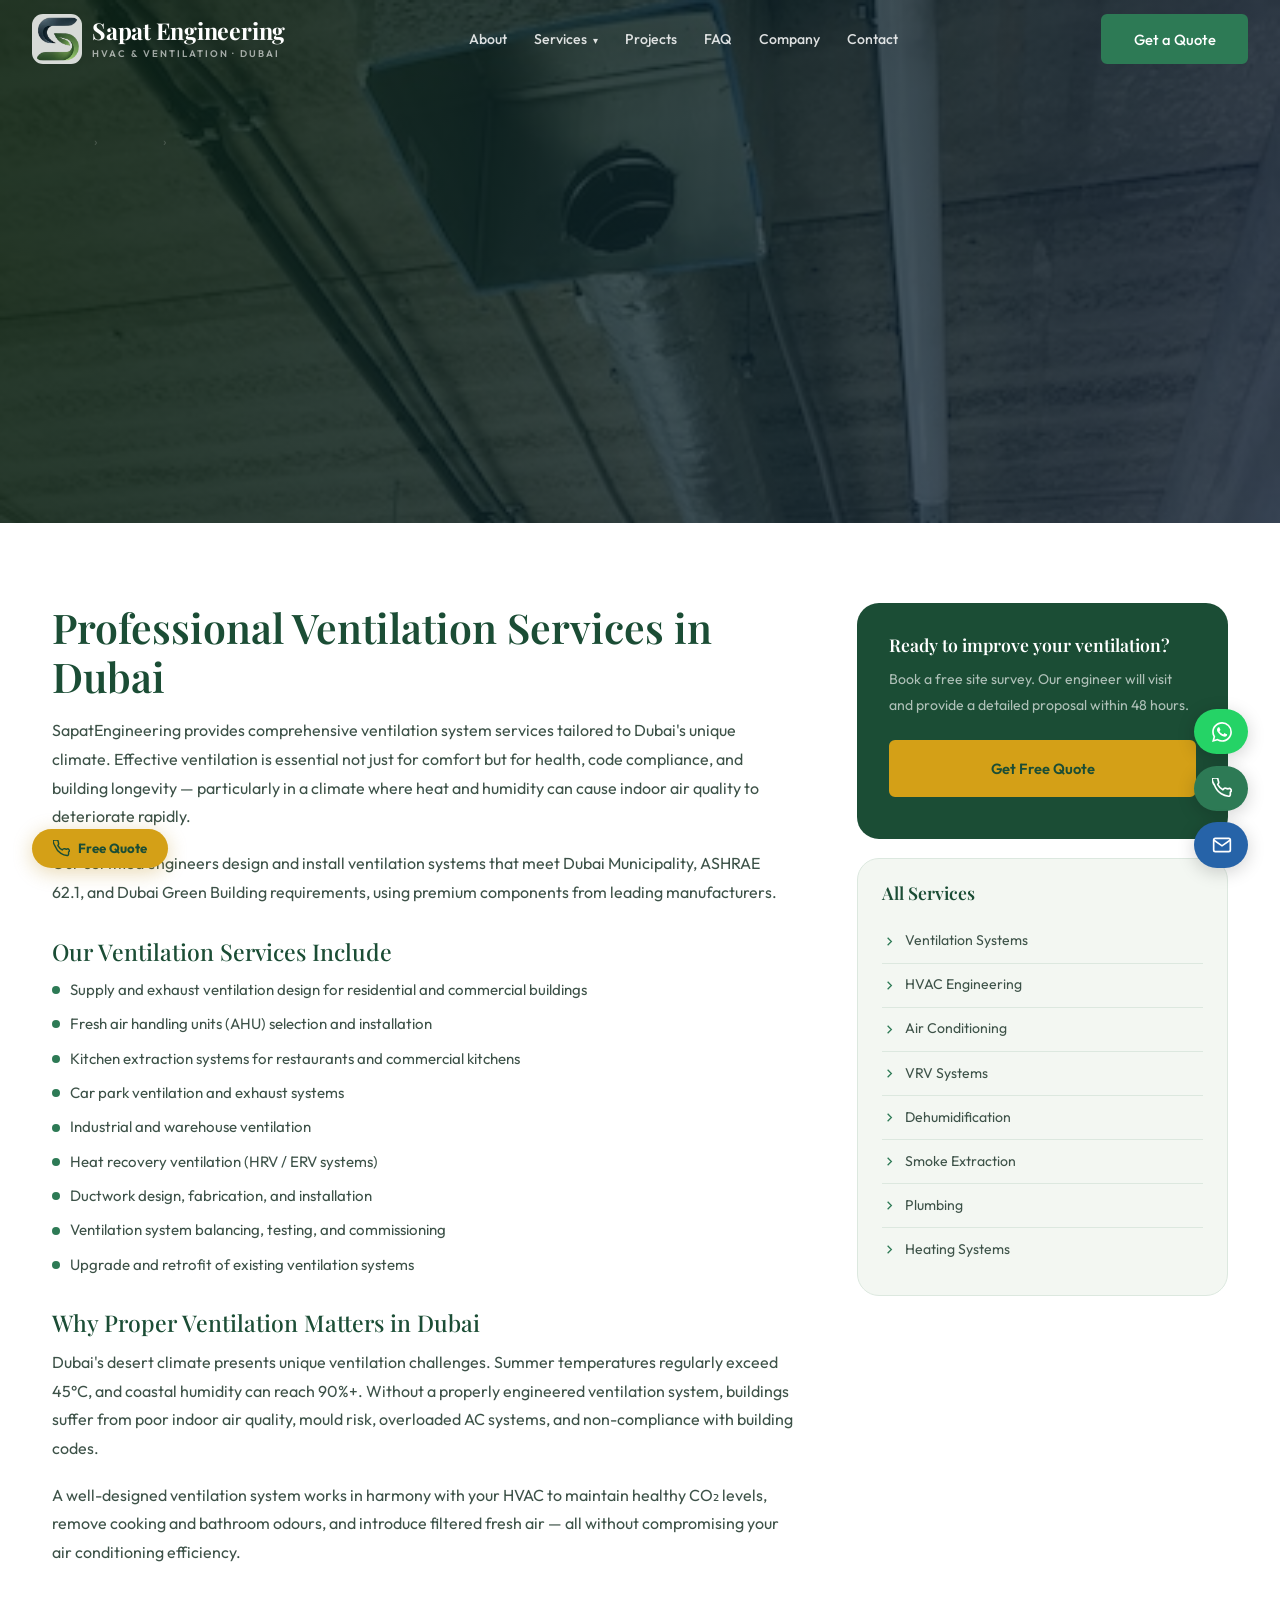
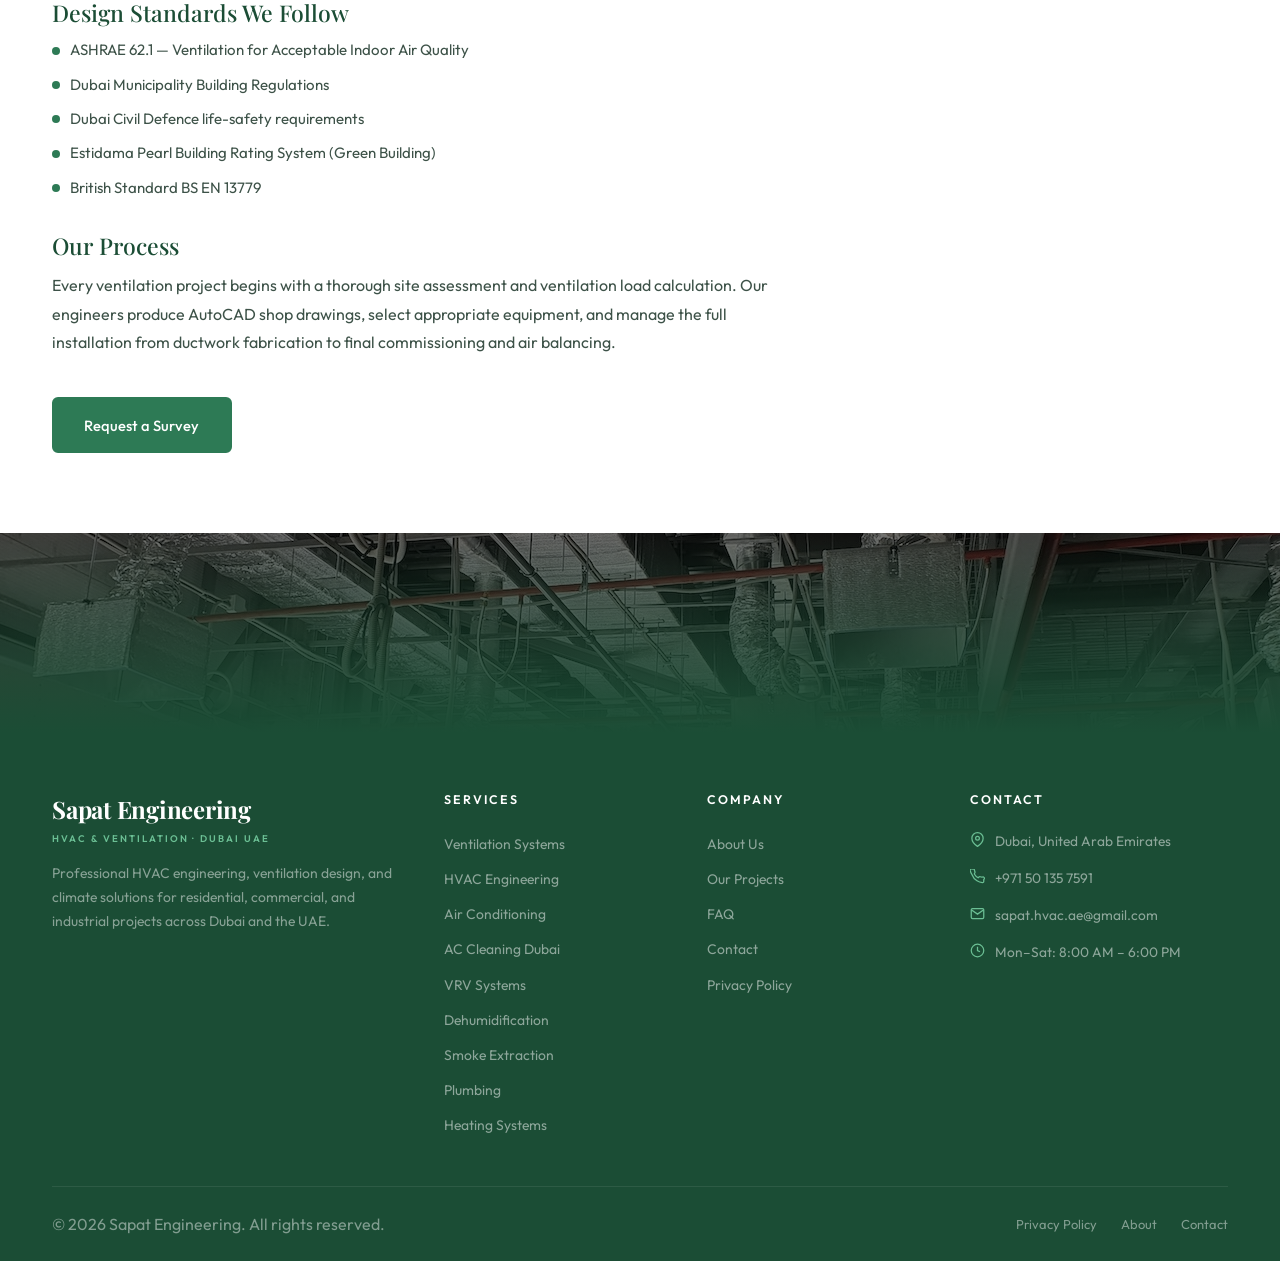
<file: pages/services/ventilation.html>
<!DOCTYPE html>
<html lang="en">
<head>
  <meta charset="UTF-8">
  <meta name="viewport" content="width=device-width, initial-scale=1.0">
  <title>Ventilation Systems in Dubai | Design &amp; Installation | SapatEngineering</title>
  <meta name="description" content="Professional ventilation system design and installation in Dubai. Supply &amp; exhaust systems, fresh air units, kitchen extraction, and industrial ventilation. Dubai Municipality approved.">
  <meta name="keywords" content="ventilation systems Dubai, supply exhaust ventilation Dubai, kitchen ventilation Dubai, fresh air system Dubai, mechanical ventilation UAE">
  <link rel="canonical" href="https://sapatengineering.com/pages/services/ventilation.html">
  <meta property="og:title" content="Ventilation Systems in Dubai | SapatEngineering">
  <meta property="og:description" content="Professional ventilation design and installation in Dubai, UAE.">
  <meta property="og:url" content="https://sapatengineering.com/pages/services/ventilation.html">
  <link rel="preconnect" href="https://fonts.googleapis.com">
  <link rel="preconnect" href="https://fonts.gstatic.com" crossorigin>
  <link rel="stylesheet" href="../../css/style.css">

  <script type="application/ld+json">
  {
    "@context": "https://schema.org",
    "@type": "Service",
    "name": "Ventilation Systems Dubai",
    "provider": {"@type": "LocalBusiness", "name": "SapatEngineering"},
    "areaServed": "Dubai, UAE",
    "description": "Professional ventilation system design, supply, and installation in Dubai."
  }
  </script>
    <link rel="icon" type="image/x-icon" href="../../images/favicon.ico">
    <link rel="icon" type="image/png" sizes="32x32" href="../../images/favicon-32x32.png">
    <link rel="icon" type="image/png" sizes="16x16" href="../../images/favicon-16x16.png">
    <link rel="apple-touch-icon" href="../../images/apple-touch-icon.png">
    <link rel="manifest" href="../../images/site.webmanifest">
  </head>
<body>

  <header id="site-header" role="banner"></header>

  <section class="page-hero" aria-labelledby="ph-title">
    <img class="page-hero-img" src="../../images/srv-ventilation.jpg" alt="Ventilation ductwork installation Dubai" width="1440" height="500" loading="lazy" onerror="this.style.display='none';">
    <div class="page-hero-ov" aria-hidden="true"></div>
    <div class="container">
      <nav class="breadcrumb" aria-label="Breadcrumb">
        <a href="../../index.html">Home</a>
        <span class="sep">›</span>
        <a href="../../index.html#services">Services</a>
        <span class="sep">›</span>
        <span>Ventilation Systems</span>
      </nav>
      <h1 id="page-title">Ventilation Systems<br>in Dubai</h1>
      <p>Design, supply, and installation of supply-and-exhaust ventilation systems for residential, commercial, and industrial properties across Dubai and the UAE.</p>
      <a href="../../index.html#contact" class="btn btn-gold">Get a Free Quote</a>
    </div>
  </section>

  <section class="srv-page">
    <div class="container">
      <div class="srv-page-grid">

        <article class="srv-body-content">
          <h2>Professional Ventilation Services in Dubai</h2>
          <p>SapatEngineering provides comprehensive ventilation system services tailored to Dubai's unique climate. Effective ventilation is essential not just for comfort but for health, code compliance, and building longevity — particularly in a climate where heat and humidity can cause indoor air quality to deteriorate rapidly.</p>
          <p>Our certified engineers design and install ventilation systems that meet Dubai Municipality, ASHRAE 62.1, and Dubai Green Building requirements, using premium components from leading manufacturers.</p>

          <h3>Our Ventilation Services Include</h3>
          <ul>
            <li>Supply and exhaust ventilation design for residential and commercial buildings</li>
            <li>Fresh air handling units (AHU) selection and installation</li>
            <li>Kitchen extraction systems for restaurants and commercial kitchens</li>
            <li>Car park ventilation and exhaust systems</li>
            <li>Industrial and warehouse ventilation</li>
            <li>Heat recovery ventilation (HRV / ERV systems)</li>
            <li>Ductwork design, fabrication, and installation</li>
            <li>Ventilation system balancing, testing, and commissioning</li>
            <li>Upgrade and retrofit of existing ventilation systems</li>
          </ul>

          <h3>Why Proper Ventilation Matters in Dubai</h3>
          <p>Dubai's desert climate presents unique ventilation challenges. Summer temperatures regularly exceed 45°C, and coastal humidity can reach 90%+. Without a properly engineered ventilation system, buildings suffer from poor indoor air quality, mould risk, overloaded AC systems, and non-compliance with building codes.</p>
          <p>A well-designed ventilation system works in harmony with your HVAC to maintain healthy CO₂ levels, remove cooking and bathroom odours, and introduce filtered fresh air — all without compromising your air conditioning efficiency.</p>

          <h3>Design Standards We Follow</h3>
          <ul>
            <li>ASHRAE 62.1 — Ventilation for Acceptable Indoor Air Quality</li>
            <li>Dubai Municipality Building Regulations</li>
            <li>Dubai Civil Defence life-safety requirements</li>
            <li>Estidama Pearl Building Rating System (Green Building)</li>
            <li>British Standard BS EN 13779</li>
          </ul>

          <h3>Our Process</h3>
          <p>Every ventilation project begins with a thorough site assessment and ventilation load calculation. Our engineers produce AutoCAD shop drawings, select appropriate equipment, and manage the full installation from ductwork fabrication to final commissioning and air balancing.</p>

          <div style="margin-top:2.5rem;">
            <a href="../../index.html#contact" class="btn btn-green">Request a Survey</a>
          </div>
        </article>

        <aside class="sidebar">
          <div class="sidebar-cta-box">
            <h4>Ready to improve your ventilation?</h4>
            <p>Book a free site survey. Our engineer will visit and provide a detailed proposal within 48 hours.</p>
            <a href="../../index.html#contact" class="btn btn-gold" style="width:100%;justify-content:center;">Get Free Quote</a>
          </div>

          <div class="sidebar-nav">
            <h4>All Services</h4>
            <a href="ventilation.html">
              <svg xmlns="http://www.w3.org/2000/svg" viewBox="0 0 24 24" fill="none" stroke="currentColor" stroke-width="2" width="16" height="16"><polyline points="9 18 15 12 9 6"/></svg>
              Ventilation Systems
            </a>
            <a href="hvac.html">
              <svg xmlns="http://www.w3.org/2000/svg" viewBox="0 0 24 24" fill="none" stroke="currentColor" stroke-width="2" width="16" height="16"><polyline points="9 18 15 12 9 6"/></svg>
              HVAC Engineering
            </a>
            <a href="air-conditioning.html">
              <svg xmlns="http://www.w3.org/2000/svg" viewBox="0 0 24 24" fill="none" stroke="currentColor" stroke-width="2" width="16" height="16"><polyline points="9 18 15 12 9 6"/></svg>
              Air Conditioning
            </a>
            <a href="vrv-systems.html">
              <svg xmlns="http://www.w3.org/2000/svg" viewBox="0 0 24 24" fill="none" stroke="currentColor" stroke-width="2" width="16" height="16"><polyline points="9 18 15 12 9 6"/></svg>
              VRV Systems
            </a>
            <a href="dehumidification.html">
              <svg xmlns="http://www.w3.org/2000/svg" viewBox="0 0 24 24" fill="none" stroke="currentColor" stroke-width="2" width="16" height="16"><polyline points="9 18 15 12 9 6"/></svg>
              Dehumidification
            </a>
            <a href="smoke-extraction.html">
              <svg xmlns="http://www.w3.org/2000/svg" viewBox="0 0 24 24" fill="none" stroke="currentColor" stroke-width="2" width="16" height="16"><polyline points="9 18 15 12 9 6"/></svg>
              Smoke Extraction
            </a>
            <a href="plumbing.html">
              <svg xmlns="http://www.w3.org/2000/svg" viewBox="0 0 24 24" fill="none" stroke="currentColor" stroke-width="2" width="16" height="16"><polyline points="9 18 15 12 9 6"/></svg>
              Plumbing
            </a>
            <a href="heating.html">
              <svg xmlns="http://www.w3.org/2000/svg" viewBox="0 0 24 24" fill="none" stroke="currentColor" stroke-width="2" width="16" height="16"><polyline points="9 18 15 12 9 6"/></svg>
              Heating Systems
            </a>
          </div>
        </aside>

      </div>
    </div>
  </section>

  <footer id="site-footer" role="contentinfo"></footer>
  <div class="floats" id="float-btns"></div>
  <div class="popup-bg" id="popup-overlay"></div>
  <button class="open-popup" data-popup>
    <svg xmlns="http://www.w3.org/2000/svg" viewBox="0 0 24 24" fill="none" stroke="currentColor" stroke-width="2" width="18" height="18"><path d="M22 16.92v3a2 2 0 01-2.18 2 19.79 19.79 0 01-8.63-3.07A19.5 19.5 0 013.07 8.8 19.79 19.79 0 01.22 2.18 2 2 0 012.18 0h3a2 2 0 012 1.72c.127.96.361 1.903.7 2.81a2 2 0 01-.45 2.11L6.91 7.91a16 16 0 006.16 6.16l1.27-1.27a2 2 0 012.11-.45c.907.339 1.85.573 2.81.7A2 2 0 0122 16.92z"/></svg>
    Free Quote
  </button>

  <script src="../../js/components.js"></script>
  <script src="../../js/main.js"></script>
</body>
</html>
</file>
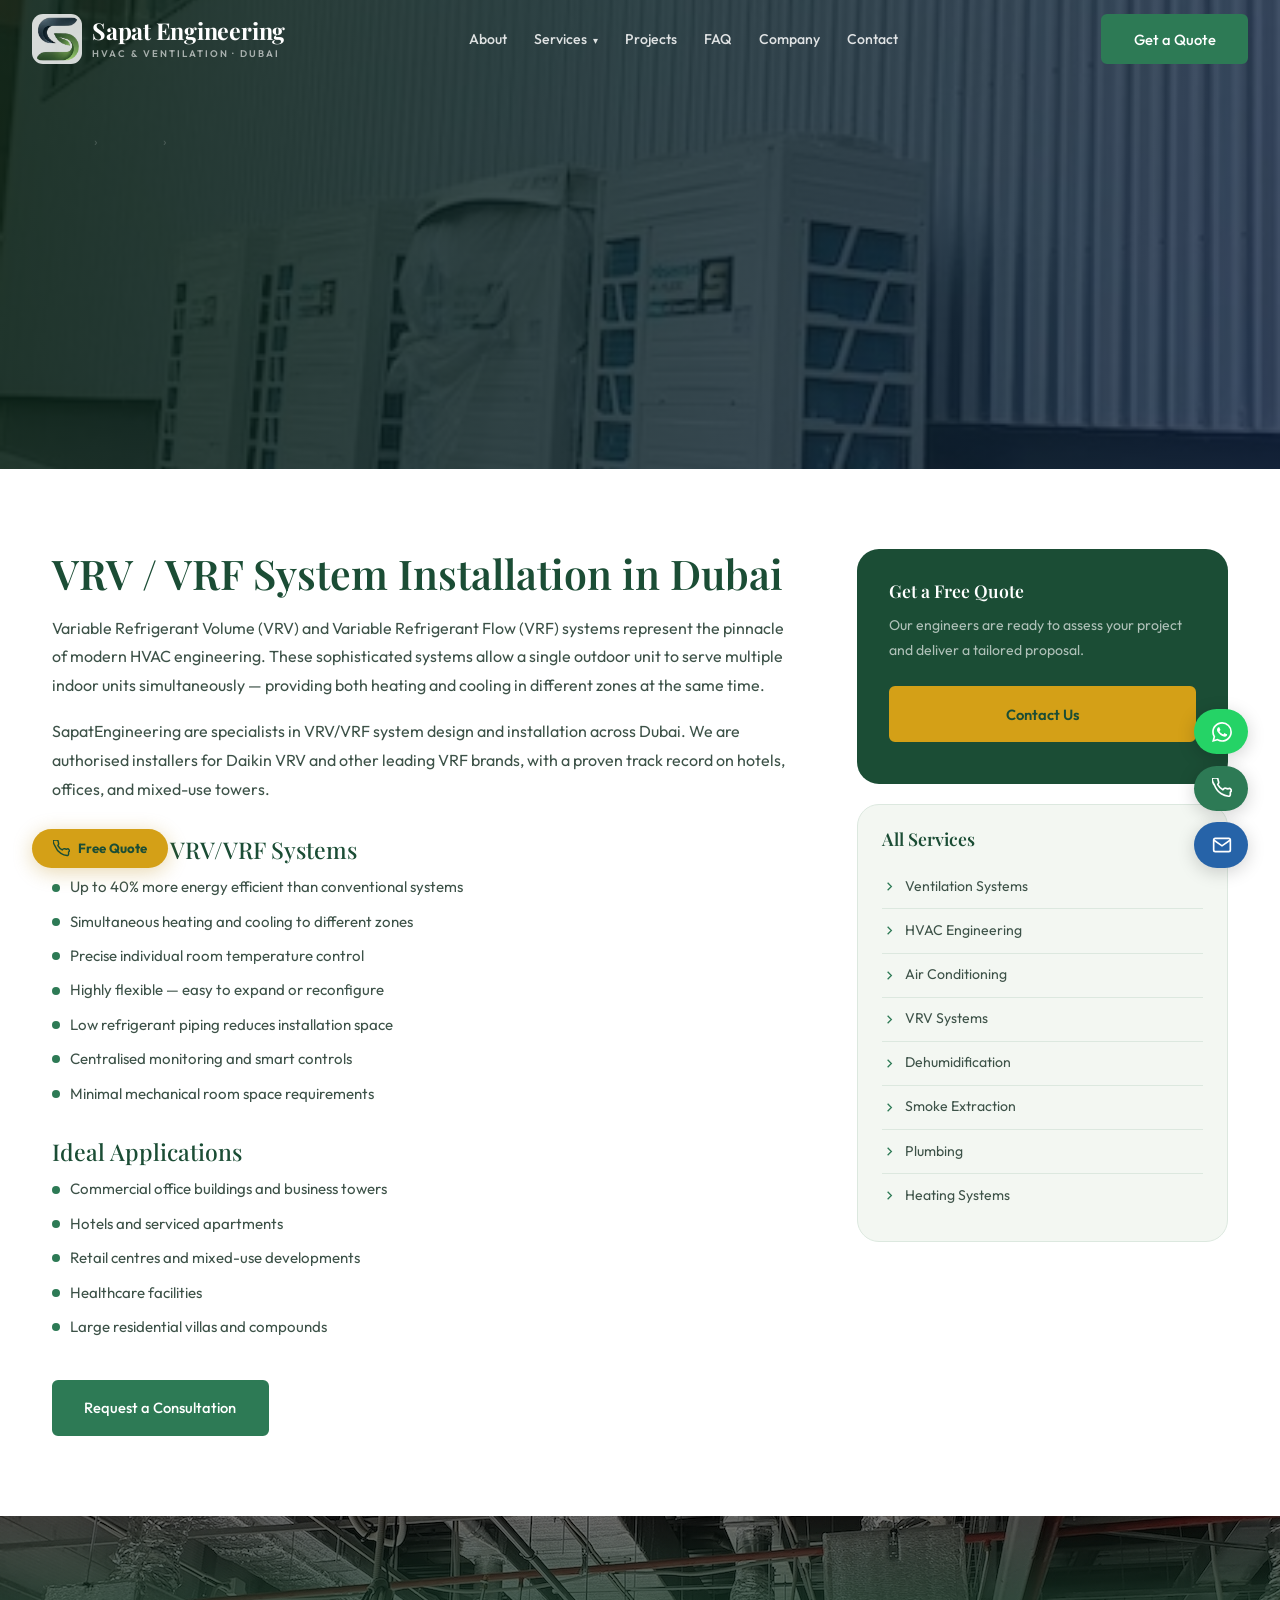
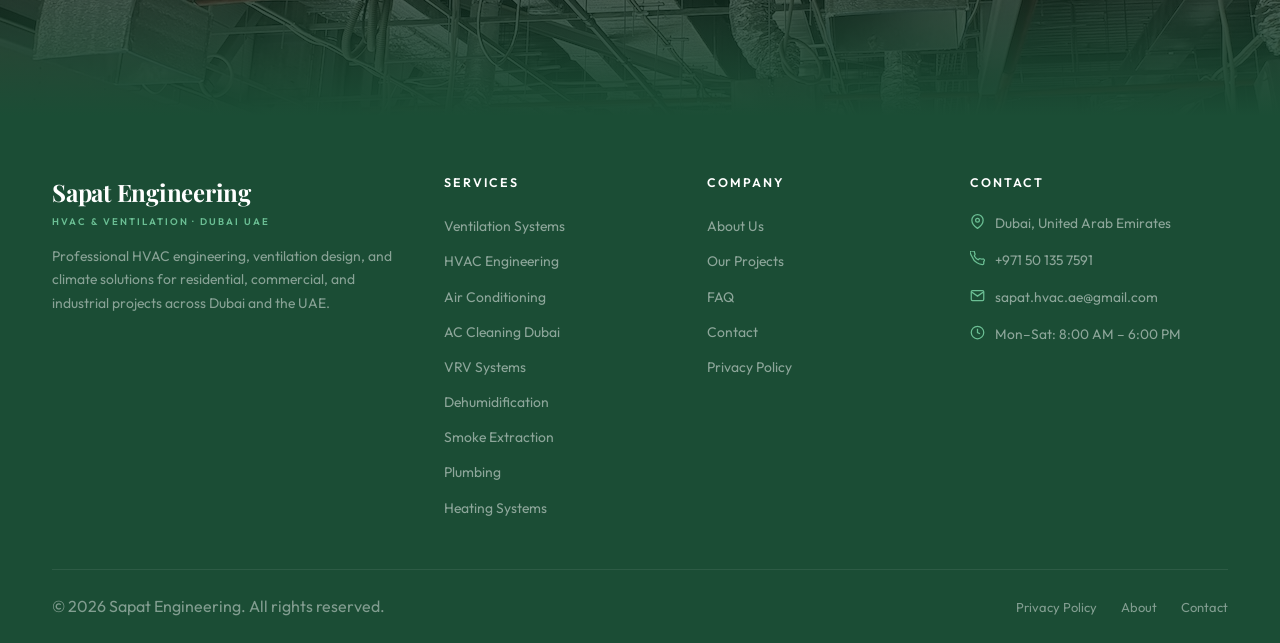
<file: pages/services/vrv-systems.html>
<!DOCTYPE html>
<html lang="en">
<head>
  <meta charset="UTF-8">
  <meta name="viewport" content="width=device-width, initial-scale=1.0">
  <title>VRV &amp; VRF Systems in Dubai — Variable Refrigerant Systems | SapatEngineering Dubai</title>
  <meta name="description" content="VRV and VRF system design, supply, and installation in Dubai UAE. Energy-efficient variable refrigerant systems for offices, hotels, and commercial buildings.">
  <link rel="canonical" href="https://sapatengineering.com/pages/services/vrv-systems.html">
  <link rel="preconnect" href="https://fonts.googleapis.com">
  <link rel="preconnect" href="https://fonts.gstatic.com" crossorigin>
  <link rel="stylesheet" href="../../css/style.css">
    <link rel="icon" type="image/x-icon" href="../../images/favicon.ico">
    <link rel="icon" type="image/png" sizes="32x32" href="../../images/favicon-32x32.png">
    <link rel="icon" type="image/png" sizes="16x16" href="../../images/favicon-16x16.png">
    <link rel="apple-touch-icon" href="../../images/apple-touch-icon.png">
    <link rel="manifest" href="../../images/site.webmanifest">
  </head>
<body>
  <header id="site-header" role="banner"></header>
  <section class="page-hero" aria-labelledby="ph-title">
    <img class="page-hero-img" src="../../images/srv-vrv.jpg" alt="VRV VRF outdoor unit Dubai" width="1440" height="500" loading="lazy" onerror="this.style.display='none';">
    <div class="page-hero-ov" aria-hidden="true"></div>
    <div class="container">
      <nav class="breadcrumb"><a href="../../index.html">Home</a><span class="sep">›</span><a href="../../index.html#services">Services</a><span class="sep">›</span><span>VRV &amp; VRF Systems in Dubai</span></nav>
      <h1>VRV &amp; VRF Systems in Dubai</h1>
      <p>Variable refrigerant volume systems delivering superior energy efficiency and precise climate control for large commercial buildings and mixed-use developments in Dubai.</p>
      <a href="../../index.html#contact" class="btn btn-gold">Get a Free Quote</a>
    </div>
  </section>
  <section class="srv-page">
    <div class="container">
      <div class="srv-page-grid">
        <article class="srv-body-content">
          <h2>VRV / VRF System Installation in Dubai</h2>
          <p>Variable Refrigerant Volume (VRV) and Variable Refrigerant Flow (VRF) systems represent the pinnacle of modern HVAC engineering. These sophisticated systems allow a single outdoor unit to serve multiple indoor units simultaneously — providing both heating and cooling in different zones at the same time.</p><p>SapatEngineering are specialists in VRV/VRF system design and installation across Dubai. We are authorised installers for Daikin VRV and other leading VRF brands, with a proven track record on hotels, offices, and mixed-use towers.</p><h3>Benefits of VRV/VRF Systems</h3><ul><li>Up to 40% more energy efficient than conventional systems</li><li>Simultaneous heating and cooling to different zones</li><li>Precise individual room temperature control</li><li>Highly flexible — easy to expand or reconfigure</li><li>Low refrigerant piping reduces installation space</li><li>Centralised monitoring and smart controls</li><li>Minimal mechanical room space requirements</li></ul><h3>Ideal Applications</h3><ul><li>Commercial office buildings and business towers</li><li>Hotels and serviced apartments</li><li>Retail centres and mixed-use developments</li><li>Healthcare facilities</li><li>Large residential villas and compounds</li></ul>
          <div style="margin-top:2.5rem;"><a href="../../index.html#contact" class="btn btn-green">Request a Consultation</a></div>
        </article>
        <aside class="sidebar">
          <div class="sidebar-cta-box">
            <h4>Get a Free Quote</h4>
            <p>Our engineers are ready to assess your project and deliver a tailored proposal.</p>
            <a href="../../index.html#contact" class="btn btn-gold" style="width:100%;justify-content:center;">Contact Us</a>
          </div>
          <div class="sidebar-nav">
            <h4>All Services</h4>
            <a href="ventilation.html"><svg xmlns="http://www.w3.org/2000/svg" viewBox="0 0 24 24" fill="none" stroke="currentColor" stroke-width="2" width="16" height="16"><polyline points="9 18 15 12 9 6"/></svg>Ventilation Systems</a>
            <a href="hvac.html"><svg xmlns="http://www.w3.org/2000/svg" viewBox="0 0 24 24" fill="none" stroke="currentColor" stroke-width="2" width="16" height="16"><polyline points="9 18 15 12 9 6"/></svg>HVAC Engineering</a>
            <a href="air-conditioning.html"><svg xmlns="http://www.w3.org/2000/svg" viewBox="0 0 24 24" fill="none" stroke="currentColor" stroke-width="2" width="16" height="16"><polyline points="9 18 15 12 9 6"/></svg>Air Conditioning</a>
            <a href="vrv-systems.html"><svg xmlns="http://www.w3.org/2000/svg" viewBox="0 0 24 24" fill="none" stroke="currentColor" stroke-width="2" width="16" height="16"><polyline points="9 18 15 12 9 6"/></svg>VRV Systems</a>
            <a href="dehumidification.html"><svg xmlns="http://www.w3.org/2000/svg" viewBox="0 0 24 24" fill="none" stroke="currentColor" stroke-width="2" width="16" height="16"><polyline points="9 18 15 12 9 6"/></svg>Dehumidification</a>
            <a href="smoke-extraction.html"><svg xmlns="http://www.w3.org/2000/svg" viewBox="0 0 24 24" fill="none" stroke="currentColor" stroke-width="2" width="16" height="16"><polyline points="9 18 15 12 9 6"/></svg>Smoke Extraction</a>
            <a href="plumbing.html"><svg xmlns="http://www.w3.org/2000/svg" viewBox="0 0 24 24" fill="none" stroke="currentColor" stroke-width="2" width="16" height="16"><polyline points="9 18 15 12 9 6"/></svg>Plumbing</a>
            <a href="heating.html"><svg xmlns="http://www.w3.org/2000/svg" viewBox="0 0 24 24" fill="none" stroke="currentColor" stroke-width="2" width="16" height="16"><polyline points="9 18 15 12 9 6"/></svg>Heating Systems</a>
          </div>
        </aside>
      </div>
    </div>
  </section>
  <footer id="site-footer" role="contentinfo"></footer>
  <div class="floats" id="float-btns"></div>
  <div class="popup-bg" id="popup-overlay"></div>
  <button class="open-popup" data-popup><svg xmlns="http://www.w3.org/2000/svg" viewBox="0 0 24 24" fill="none" stroke="currentColor" stroke-width="2" width="18" height="18"><path d="M22 16.92v3a2 2 0 01-2.18 2 19.79 19.79 0 01-8.63-3.07A19.5 19.5 0 013.07 8.8 19.79 19.79 0 01.22 2.18 2 2 0 012.18 0h3a2 2 0 012 1.72c.127.96.361 1.903.7 2.81a2 2 0 01-.45 2.11L6.91 7.91a16 16 0 006.16 6.16l1.27-1.27a2 2 0 012.11-.45c.907.339 1.85.573 2.81.7A2 2 0 0122 16.92z"/></svg>Free Quote</button>
  <script src="../../js/components.js"></script>
  <script src="../../js/main.js"></script>
</body>
</html>
</file>
<file: css/style.css>
@import url(https://fonts.googleapis.com/css2?family=Playfair+Display:ital,wght@0,400;0,500;0,600;0,700;1,400;1,500&family=Outfit:wght@300;400;500;600&display=swap);
h1,
h2 {
  font-weight: 600;
}
.eyebrow,
.g2 {
  align-items: center;
}
.btn,
button {
  cursor: pointer;
}
.btn-gold:hover,
.btn-green-outline:hover,
.btn-green:hover,
.btn-white-outline:hover,
.btn-white:hover {
  transform: translateY(-2px);
}
#site-header,
.btn {
  transition: var(--trans);
}
.eyebrow,
.logo-tag {
  text-transform: uppercase;
}
.nav-drop:hover .drop-menu,
img {
  display: block;
}
#hero,
.about-img-wrap,
.nav-drop,
.proc-step {
  position: relative;
}
#about,
#contact,
#trust,
#works {
  background: var(--c-white);
}
.eyebrow::before,
.why-header .eyebrow::before {
  background: var(--c-green-light);
}
.btn,
.foot-col h5,
body {
  font-family: var(--font-body);
}
.fl-btn,
.fl-label,
.trust-inner {
  white-space: nowrap;
}
:root {
  --c-bg: #fafbf8;
  --c-bg-alt: #f3f7f2;
  --c-bg-blue: #f0f5fa;
  --c-white: #ffffff;
  --c-cream: #f9f6f0;
  --c-green-deep: #1b4d35;
  --c-green: #2d7a55;
  --c-green-mid: #3d9669;
  --c-green-light: #6bbf94;
  --c-green-pale: #d4ede2;
  --c-green-mist: #eaf5ee;
  --c-blue-deep: #1a3a5c;
  --c-blue: #2663a8;
  --c-blue-light: #4a8fd4;
  --c-blue-pale: #d5e7f7;
  --c-blue-mist: #ebf4fc;
  --c-gold: #b8860b;
  --c-gold-light: #d4a017;
  --c-gold-pale: #fdf3dc;
  --c-text: #1c2b22;
  --c-text-mid: #3d5248;
  --c-text-light: #7a9488;
  --c-border: #dce8df;
  --c-border-blue: #ccdcee;
  --font-display: "Playfair Display", Georgia, serif;
  --font-body: "Outfit", sans-serif;
  --shadow-xs: 0 1px 4px rgba(27, 77, 53, 0.06);
  --shadow-sm: 0 4px 16px rgba(27, 77, 53, 0.08);
  --shadow-md: 0 12px 40px rgba(27, 77, 53, 0.11);
  --shadow-lg: 0 24px 64px rgba(27, 77, 53, 0.14);
  --shadow-xl: 0 40px 100px rgba(27, 77, 53, 0.18);
  --r-sm: 6px;
  --r-md: 14px;
  --r-lg: 22px;
  --r-xl: 36px;
  --r-full: 9999px;
  --ease: cubic-bezier(0.4, 0, 0.2, 1);
  --trans: 0.32s var(--ease);
  --fast: 0.16s ease;
}
*,
::after,
::before {
  box-sizing: border-box;
  margin: 0;
  padding: 0;
}
html {
  scroll-behavior: smooth;
  font-size: 16px;
}
body {
  color: var(--c-text);
  background: var(--c-bg);
  line-height: 1.7;
  overflow-x: hidden;
}
img {
  max-width: 100%;
  height: auto;
}
a {
  text-decoration: none;
  color: inherit;
}
ul {
  list-style: none;
}
button {
  border: none;
  background: 0 0;
  font-family: inherit;
}
h1,
h2,
h3,
h4 {
  font-family: var(--font-display);
  line-height: 1.18;
  color: var(--c-green-deep);
}
h1 {
  font-size: clamp(2.6rem, 5.5vw, 4.8rem);
}
h2 {
  font-size: clamp(1.9rem, 3.2vw, 3rem);
}
h3 {
  font-size: clamp(1.2rem, 1.8vw, 1.65rem);
  font-weight: 500;
}
.eyebrow,
h4 {
  font-weight: 600;
}
h4 {
  font-size: 1.1rem;
}
p {
  color: var(--c-text-mid);
  line-height: 1.8;
  font-size: 1rem;
}
.eyebrow {
  display: inline-flex;
  gap: 0.6rem;
  font-size: 0.72rem;
  letter-spacing: 0.22em;
  color: var(--c-green);
  margin-bottom: 1rem;
}
.g2,
.g3,
.g4 {
  display: grid;
}
.eyebrow::before {
  content: "";
  display: block;
  width: 28px;
  height: 2px;
  border-radius: 2px;
}
.container {
  max-width: 1240px;
  margin: 0 auto;
  padding: 0 2rem;
}
.pad {
  padding: 100px 0;
}
.pad-sm {
  padding: 60px 0;
}
.g2 {
  grid-template-columns: 1fr 1fr;
  gap: 3.5rem;
}
.g3 {
  grid-template-columns: repeat(3, 1fr);
  gap: 2rem;
}
.g4 {
  grid-template-columns: repeat(4, 1fr);
  gap: 1.5rem;
}
.tc {
  text-align: center;
}
.btn {
  display: inline-flex;
  align-items: center;
  gap: 0.55rem;
  padding: 0.85rem 1.9rem;
  border-radius: var(--r-sm);
  font-size: 0.92rem;
  font-weight: 500;
  border: 2px solid transparent;
}
.about-badge .n,
.hero-card-title,
.logo-name {
  font-family: var(--font-display);
}
.btn svg {
  width: 17px;
  height: 17px;
  flex-shrink: 0;
}
.nav-links,
.nav-wrap {
  display: flex;
  align-items: center;
}
.btn-green {
  background: var(--c-green);
  color: #fff;
  border-color: var(--c-green);
}
.btn-green:hover {
  background: var(--c-green-deep);
  border-color: var(--c-green-deep);
  box-shadow: 0 8px 24px rgba(45, 122, 85, 0.28);
}
.btn-green-outline {
  background: 0 0;
  color: var(--c-green);
  border-color: var(--c-green);
}
.btn-gold,
.btn-white {
  color: var(--c-green-deep);
  font-weight: 600;
}
.btn-green-outline:hover {
  background: var(--c-green);
  color: #fff;
}
.btn-gold {
  background: var(--c-gold-light);
  border-color: var(--c-gold-light);
  margin-bottom: 10px;
}
.btn-gold:hover {
  background: var(--c-gold);
  border-color: var(--c-gold);
  box-shadow: 0 8px 24px rgba(184, 134, 11, 0.25);
}
.btn-white:hover,
.nav-links a:hover {
  background: var(--c-green-mist);
}
.btn-white {
  background: #fff;
  border-color: #fff;
}
.btn-white:hover {
  box-shadow: var(--shadow-md);
}
.btn-white-outline {
  background: 0 0;
  color: #fff;
  border-color: rgba(255, 255, 255, 0.55);
}
#site-header.transparent .nav-burger span,
.drop-menu,
.mob-nav {
  background: #fff;
}
.btn-white-outline:hover {
  background: rgba(255, 255, 255, 0.12);
  border-color: #fff;
}
#trust,
.mob-nav a {
  border-bottom: 1px solid var(--c-border);
}
#site-header {
  position: fixed;
  top: 0;
  left: 0;
  right: 0;
  z-index: 1000;
  padding: 0;
}
#site-header.transparent {
  background: 0 0;
}
#site-header.scrolled {
  background: rgba(255, 255, 255, 0.97);
  box-shadow:
    0 1px 0 var(--c-border),
    0 4px 20px rgba(27, 77, 53, 0.07);
}
.nav-wrap {
  max-width: 1280px;
  margin: 0 auto;
  padding: 0 2rem;
  height: 78px;
  justify-content: space-between;
}
img.logo {
  width: 50px;
  float: left;
  background-color: #ffffffd1;
  border-radius: 11px;
  padding: 3px;
}
.logo-name-tag {
  display: flex;
  flex-direction: column;
  gap: 7px;
  justify-content: center;
}
.nav-logo {
  display: flex;
  flex-direction: row;
  line-height: 1;
  gap: 10px;
}
.logo-name {
  font-size: 1.45rem;
  font-weight: 700;
  color: var(--c-green-deep);
  letter-spacing: -0.01em;
}
.logo-tag {
  font-size: 0.6rem;
  font-weight: 600;
  letter-spacing: 0.2em;
  color: var(--c-green-mid);
}
#site-header.transparent .logo-name,
.breadcrumb a:hover,
.why-header h2 {
  color: #fff;
}
.cdet-txt a:hover,
.drop-menu a:hover,
.faq-q:hover,
.mob-nav .mob-cat,
.mob-nav a:hover,
.nav-links a:hover,
.sidebar-nav a:hover {
  color: var(--c-green);
}
#site-header.transparent .logo-tag,
.stat-num span,
.why-header p {
  color: rgba(255, 255, 255, 0.6);
}
.drop-menu a,
.mob-nav a,
.nav-links a {
  color: var(--c-text-mid);
  transition: var(--fast);
}
.nav-links {
  gap: 0;
}
#hero,
.drop-menu a {
  display: flex;
  align-items: center;
}
.nav-links a {
  font-size: 0.88rem;
  font-weight: 500;
  padding: 0.5rem 0.85rem;
  border-radius: var(--r-sm);
}
#site-header.transparent .nav-links > li > a {
  color: rgba(255, 255, 255, 0.85);
}
#site-header.transparent .nav-links a:hover {
  color: #fff;
  background: rgba(255, 255, 255, 0.1);
}
.nav-drop > a::after {
  content: "▾";
  margin-left: 0.35rem;
  font-size: 0.65rem;
}
.drop-menu {
  display: none;
  position: absolute;
  top: calc(100% + 0px);
  left: 0;
  border: 1px solid var(--c-border);
  border-radius: var(--r-md);
  min-width: 230px;
  padding: 0.5rem;
  box-shadow: var(--shadow-lg);
}
.mob-nav,
.nav-burger,
.proc-step:last-child::after {
  display: none;
}
.drop-menu a {
  gap: 0.5rem;
  padding: 0.6rem 1rem;
  font-size: 0.86rem;
  border-radius: var(--r-sm);
  background: 0 0 !important;
}
#site-footer,
.nav-burger span {
  background: var(--c-green-deep);
}
.drop-menu a::before {
  content: "";
  width: 6px;
  height: 6px;
  border-radius: 50%;
  background: var(--c-green-pale);
  flex-shrink: 0;
  transition: var(--fast);
}
.drop-menu a:hover {
  background: var(--c-green-mist) !important;
}
.drop-menu a:hover::before,
.fl-btn.ph {
  background: var(--c-green);
}
.nav-cta {
  margin-left: 1.2rem;
}
.nav-burger {
  flex-direction: column;
  gap: 5px;
  padding: 4px;
}
.nav-burger span {
  display: block;
  width: 22px;
  height: 2px;
  border-radius: 2px;
  transition: var(--fast);
}
.mob-nav {
  position: fixed;
  top: 68px;
  left: 0;
  right: 0;
  bottom: 0;
  z-index: 999;
  overflow-y: auto;
  -webkit-overflow-scrolling: touch;
  overscroll-behavior: contain;
  padding: 1.5rem 2rem 3rem;
  flex-direction: column;
  gap: 0.2rem;
  border-top: 1px solid var(--c-border);
}
.hero-img,
.hero-overlay,
.hero-pattern {
  position: absolute;
  inset: 0;
}
#hero,
.trust-track {
  overflow: hidden;
}
.mob-nav.open,
.popup-bg.open {
  display: flex;
}
.mob-nav a {
  font-size: 1rem;
  padding: 0.75rem 0.5rem;
  font-weight: 500;
}
.mob-nav .mob-sub {
  padding-left: 1.2rem;
  font-size: 0.9rem;
  font-weight: 400;
}
.mob-nav .mob-cat {
  font-weight: 600;
  border-bottom: none;
  margin-top: 0.8rem;
}
#hero {
  min-height: 100vh;
}
.hero-img {
  width: 100%;
  height: 100%;
  object-fit: cover;
  object-position: center;
}
.hero-overlay {
  background: linear-gradient(
    105deg,
    rgba(15, 40, 25, 0.78) 0,
    rgba(20, 55, 80, 0.55) 55%,
    rgba(10, 30, 20, 0.28) 100%
  );
}
.hero-pattern {
  background-image: url("data:image/svg+xml,%3Csvg width='60' height='60' viewBox='0 0 60 60' xmlns='http://www.w3.org/2000/svg'%3E%3Cg fill='none' fill-rule='evenodd'%3E%3Cg fill='%23ffffff' fill-opacity='0.025'%3E%3Cpath d='M36 34v-4h-2v4h-4v2h4v4h2v-4h4v-2h-4zm0-30V0h-2v4h-4v2h4v4h2V6h4V4h-4zM6 34v-4H4v4H0v2h4v4h2v-4h4v-2H6zM6 4V0H4v4H0v2h4v4h2V6h4V4H6z'/%3E%3C/g%3E%3C/g%3E%3C/svg%3E");
}
.hero-pill,
.hero-service-row:hover {
  background: rgba(255, 255, 255, 0.12);
}
.hero-inner {
  position: relative;
  z-index: 2;
  max-width: 1240px;
  margin: 0 auto;
  padding: 100px 2rem 0;
  width: 100%;
  display: grid;
  grid-template-columns: 1.1fr 0.9fr;
  gap: 4rem;
  align-items: center;
}
.hero-pill {
  display: inline-flex;
  align-items: center;
  gap: 0.5rem;
  border: 1px solid rgba(255, 255, 255, 0.25);
  backdrop-filter: blur(8px);
  padding: 0.45rem 1rem 0.45rem 0.45rem;
  border-radius: var(--r-full);
  margin-bottom: 2rem;
}
.hero-pill-dot {
  width: 28px;
  height: 28px;
  background: var(--c-green);
  border-radius: 50%;
  display: flex;
  align-items: center;
  justify-content: center;
}
.hero-pill-dot svg {
  width: 14px;
  height: 14px;
  color: #fff;
}
.hero-pill span {
  font-size: 0.78rem;
  font-weight: 500;
  color: rgba(255, 255, 255, 0.9);
  letter-spacing: 0.08em;
}
.hero-h1 {
  color: #fff;
  margin-bottom: 1.4rem;
  font-size: clamp(2.8rem, 4.8vw, 4.4rem);
}
.hero-h1 em {
  font-style: italic;
  color: var(--c-green-light);
}
.hero-sub {
  color: rgba(255, 255, 255, 0.7);
  font-size: 1.1rem;
  line-height: 1.75;
  max-width: 500px;
  margin-bottom: 2.5rem;
}
.sec-header,
.why-header {
  max-width: 580px;
  text-align: center;
}
.hero-btns {
  display: flex;
  gap: 1rem;
  flex-wrap: wrap;
}
.hero-card {
  background: rgba(255, 255, 255, 0.1);
  backdrop-filter: blur(20px);
  border: 1px solid rgba(255, 255, 255, 0.22);
  border-radius: var(--r-xl);
  padding: 2.5rem;
}
.hero-card-title {
  color: #fff;
  font-size: 1.2rem;
  margin-bottom: 1.5rem;
  padding-bottom: 1rem;
  border-bottom: 1px solid rgba(255, 255, 255, 0.15);
}
.faq-list,
.hero-services-list {
  display: flex;
  flex-direction: column;
  gap: 0.7rem;
}
.hero-service-row {
  display: flex;
  align-items: center;
  gap: 1rem;
  padding: 0.8rem 1rem;
  background: rgba(255, 255, 255, 0.06);
  border-radius: var(--r-md);
  border: 1px solid rgba(255, 255, 255, 0.1);
  transition: var(--fast);
  cursor: default;
}
.hero-service-icon {
  width: 38px;
  height: 38px;
  background: rgba(107, 191, 148, 0.2);
  border-radius: var(--r-sm);
  display: flex;
  align-items: center;
  justify-content: center;
  color: var(--c-green-light);
  flex-shrink: 0;
}
.cdet-icon svg,
.feat-icon svg,
.hero-service-icon svg {
  width: 18px;
  height: 18px;
}
.hero-service-label {
  color: rgba(255, 255, 255, 0.85);
  font-size: 0.9rem;
  font-weight: 500;
}
.hero-scroll {
  position: absolute;
  bottom: 2.5rem;
  left: 50%;
  transform: translateX(-50%);
  display: flex;
  flex-direction: column;
  align-items: center;
  gap: 0.4rem;
  color: rgba(255, 255, 255, 0.4);
  font-size: 0.68rem;
  letter-spacing: 0.18em;
  text-transform: uppercase;
}
.about-badge .l,
.stat-lbl {
  letter-spacing: 0.12em;
  text-transform: uppercase;
}
.scroll-mouse {
  width: 22px;
  height: 34px;
  border: 1.5px solid rgba(255, 255, 255, 0.3);
  border-radius: 11px;
  display: flex;
  justify-content: center;
  padding-top: 6px;
}
.about-img-placeholder,
.about-main-img {
  height: 540px;
  border-radius: var(--r-lg);
  box-shadow: var(--shadow-xl);
  width: 100%;
}
.trust-inner,
.trust-track {
  align-items: center;
  gap: 2.5rem;
  display: flex;
}
.scroll-mouse::after {
  content: "";
  width: 3px;
  height: 6px;
  background: rgba(255, 255, 255, 0.5);
  border-radius: 2px;
  animation: 2s ease-in-out infinite scroll-bob;
}
@keyframes scroll-bob {
  0%,
  100% {
    opacity: 1;
    transform: translateY(0);
  }
  50% {
    opacity: 0.3;
    transform: translateY(6px);
  }
}
#trust {
  padding: 1.4rem 0;
}
.trust-inner {
  animation: 35s linear infinite marquee;
  flex-shrink: 0;
}
@keyframes marquee {
  0% {
    transform: translateX(0);
  }
  100% {
    transform: translateX(-50%);
  }
}
.trust-chip {
  display: flex;
  align-items: center;
  gap: 0.55rem;
  flex-shrink: 0;
  font-size: 0.84rem;
  font-weight: 500;
  color: var(--c-text-mid);
}
.trust-chip svg {
  color: var(--c-green);
  flex-shrink: 0;
}
.trust-sep {
  color: var(--c-border);
  flex-shrink: 0;
  font-size: 1.2rem;
}
.about-main-img {
  object-fit: cover;
}
.about-img-placeholder {
  background: linear-gradient(
    135deg,
    var(--c-green-deep) 0,
    var(--c-blue-deep) 100%
  );
  display: flex;
  align-items: center;
  justify-content: center;
  color: rgba(255, 255, 255, 0.15);
}
.about-badge,
.about-mini-img,
.srv-card:hover {
  box-shadow: var(--shadow-lg);
}
.about-mini-img {
  position: absolute;
  bottom: -24px;
  right: -24px;
  width: 190px;
  height: 190px;
  object-fit: cover;
  border-radius: var(--r-md);
  border: 5px solid #fff;
}
.about-badge,
.feat-item {
  border-radius: var(--r-md);
}
.about-badge {
  position: absolute;
  top: 28px;
  left: -20px;
  background: var(--c-green);
  color: #fff;
  padding: 1.2rem 1.4rem;
  text-align: center;
}
#why-us,
.srv-img {
  position: relative;
  overflow: hidden;
}
.feat-icon,
.srv-card {
  box-shadow: var(--shadow-xs);
}
.about-badge .n {
  font-size: 2.2rem;
  font-weight: 700;
  line-height: 1;
}
.about-badge .l {
  font-size: 0.65rem;
  opacity: 0.8;
  margin-top: 4px;
}
.about-copy {
  padding-left: 0.5rem;
}
.about-copy h2 {
  margin-bottom: 1.2rem;
}
.about-copy p,
.srv-body-content p {
  margin-bottom: 1.1rem;
}
.feat-grid {
  display: grid;
  grid-template-columns: 1fr 1fr;
  gap: 1rem;
  margin-top: 2rem;
}
.srv-grid,
.why-cards {
  grid-template-columns: repeat(3, 1fr);
}
.feat-item {
  display: flex;
  gap: 0.8rem;
  align-items: flex-start;
  padding: 1rem;
  background: var(--c-green-mist);
  border: 1px solid var(--c-green-pale);
}
.feat-icon,
.srv-img-badge {
  align-items: center;
  color: var(--c-green);
}
.feat-icon {
  width: 38px;
  height: 38px;
  background: #fff;
  border-radius: var(--r-sm);
  display: flex;
  justify-content: center;
  flex-shrink: 0;
}
.feat-txt strong {
  display: block;
  font-size: 0.88rem;
  color: var(--c-green-deep);
}
.feat-txt span {
  font-size: 0.8rem;
  color: var(--c-text-light);
}
#faq,
#services {
  background: var(--c-bg-alt);
}
.sec-header {
  margin: 0 auto 3.5rem;
}
.sec-header h2 {
  margin-bottom: 0.8rem;
}
.srv-grid {
  display: grid;
  gap: 1.5rem;
}
.srv-card {
  background: var(--c-white);
  border-radius: var(--r-lg);
  overflow: hidden;
  border: 1px solid var(--c-border);
  transition: var(--trans);
  display: flex;
  flex-direction: column;
}
.srv-card:hover {
  transform: translateY(-5px);
  border-color: var(--c-green-pale);
}
.srv-img {
  height: 210px;
}
.gal-item img,
.srv-img img {
  width: 100%;
  height: 100%;
  object-fit: cover;
  transition: transform 0.5s var(--ease);
}
.srv-card:hover .srv-img img {
  transform: scale(1.06);
}
.srv-img-overlay {
  position: absolute;
  inset: 0;
  background: linear-gradient(
    to top,
    rgba(10, 35, 20, 0.55) 0,
    transparent 65%
  );
}
.srv-img-badge {
  position: absolute;
  top: 1rem;
  left: 1rem;
  width: 42px;
  height: 42px;
  background: rgba(255, 255, 255, 0.92);
  backdrop-filter: blur(6px);
  border-radius: var(--r-sm);
  display: flex;
  justify-content: center;
  box-shadow: var(--shadow-sm);
}
.srv-img-badge svg {
  width: 20px;
  height: 20px;
}
.srv-img-ph {
  width: 100%;
  height: 100%;
  display: flex;
  align-items: center;
  justify-content: center;
  color: rgba(255, 255, 255, 0.3);
}
.srv-img-ph svg {
  width: 52px;
  height: 52px;
}
.srv-body {
  padding: 1.6rem;
  flex: 1;
  display: flex;
  flex-direction: column;
}
.srv-body h3 {
  font-size: 1.18rem;
  margin-bottom: 0.6rem;
}
.srv-body p {
  font-size: 0.88rem;
  flex: 1;
}
.srv-link {
  display: inline-flex;
  align-items: center;
  gap: 0.4rem;
  color: var(--c-green);
  font-size: 0.85rem;
  font-weight: 600;
  margin-top: 1.2rem;
  transition: var(--fast);
}
.proc-num,
.stat-num,
.why-n {
  font-family: var(--font-display);
  font-weight: 700;
}
.faq-item,
.gal-overlay,
.why-card {
  transition: var(--trans);
}
.srv-link:hover {
  gap: 0.7rem;
  color: var(--c-green-deep);
}
.srv-link svg {
  width: 15px;
  height: 15px;
}
.page-hero-img,
.why-bg-img {
  position: absolute;
  inset: 0;
  width: 100%;
  height: 100%;
  object-fit: cover;
}
.why-bg-overlay {
  position: absolute;
  inset: 0;
  background: linear-gradient(
    135deg,
    rgba(15, 40, 25, 0.9) 0,
    rgba(10, 30, 60, 0.85) 100%
  );
}
.why-bg-fallback {
  position: absolute;
  inset: 0;
  background: linear-gradient(
    135deg,
    var(--c-green-deep) 0,
    var(--c-blue-deep) 100%
  );
}
.page-hero-content,
.why-inner {
  position: relative;
  z-index: 2;
}
.why-header {
  margin: 0 auto 3.5rem;
}
.breadcrumb a,
.foot-brand .logo-tag,
.foot-col ul a:hover,
.foot-contact-row a:hover,
.footer-bottom a:hover,
.why-header .eyebrow {
  color: var(--c-green-light);
}
.why-cards {
  display: grid;
  gap: 1.2rem;
}
.why-card {
  background: rgba(255, 255, 255, 0.07);
  border: 1px solid rgba(255, 255, 255, 0.14);
  backdrop-filter: blur(10px);
  border-radius: var(--r-lg);
  padding: 2rem;
}
.faq-item,
.gal-item,
.why-icon {
  border-radius: var(--r-md);
}
.why-card:hover {
  background: rgba(255, 255, 255, 0.13);
  transform: translateY(-4px);
}
.why-n {
  font-size: 3rem;
  color: rgba(107, 191, 148, 0.18);
  line-height: 1;
  margin-bottom: 0.3rem;
}
.why-icon {
  width: 52px;
  height: 52px;
  background: rgba(107, 191, 148, 0.18);
  display: flex;
  align-items: center;
  justify-content: center;
  color: var(--c-green-light);
  margin-bottom: 1.2rem;
}
.why-icon svg {
  width: 24px;
  height: 24px;
}
.why-card h3 {
  color: #fff;
  font-size: 1.15rem;
  margin-bottom: 0.6rem;
}
.why-card p {
  color: rgba(255, 255, 255, 0.55);
  font-size: 0.88rem;
}
#stats-band {
  background: var(--c-green);
  padding: 56px 0;
}
.stats-row {
  display: grid;
  grid-template-columns: repeat(4, 1fr);
  gap: 0;
  text-align: center;
}
.stat-col {
  padding: 0 2rem;
  position: relative;
}
.stat-col + .stat-col::before {
  content: "";
  position: absolute;
  left: 0;
  top: 20%;
  bottom: 20%;
  width: 1px;
  background: rgba(255, 255, 255, 0.2);
}
.stat-num {
  font-size: 3.2rem;
  color: #fff;
  line-height: 1;
}
#site-footer,
.stat-lbl {
  color: rgba(255, 255, 255, 0.65);
}
.stat-lbl {
  font-size: 0.8rem;
  margin-top: 0.4rem;
}
.gallery {
  display: grid;
  grid-template-columns: repeat(12, 1fr);
  grid-template-rows: 260px 260px;
  gap: 1rem;
}
.gal-item {
  position: relative;
  overflow: hidden;
  cursor: pointer;
}
.gal-item:first-child {
  grid-column: span 5;
  grid-row: span 2;
}
.gal-item:nth-child(2),
.gal-item:nth-child(5) {
  grid-column: span 4;
}
.gal-item:nth-child(3),
.gal-item:nth-child(4) {
  grid-column: span 3;
}
.gal-item:hover img {
  transform: scale(1.07);
}
.gal-ph {
  width: 100%;
  height: 100%;
  display: flex;
  flex-direction: column;
  align-items: center;
  justify-content: center;
  gap: 0.7rem;
  color: rgba(255, 255, 255, 0.4);
  font-size: 0.82rem;
}
.gal-ph svg {
  width: 36px;
  height: 36px;
}
.gal-overlay {
  position: absolute;
  inset: 0;
  background: linear-gradient(
    to top,
    rgba(10, 35, 20, 0.82) 0,
    transparent 55%
  );
  opacity: 0;
  display: flex;
  align-items: flex-end;
  padding: 1.3rem;
}
.faq-item,
.proc-num {
  background: var(--c-white);
}
.faq-q,
.proc-num {
  align-items: center;
}
.gal-item:hover .gal-overlay {
  opacity: 1;
}
.gal-overlay span {
  color: #fff;
  font-size: 0.9rem;
  font-weight: 500;
}
.process {
  display: grid;
  grid-template-columns: repeat(4, 1fr);
  gap: 1.5rem;
  margin-top: 4rem;
  padding-top: 4rem;
  border-top: 1px solid var(--c-border);
}
.proc-step::after {
  content: "";
  position: absolute;
  top: 26px;
  right: -0.75rem;
  width: calc(100% - 54px);
  height: 1px;
  background: linear-gradient(to right, var(--c-green-light), transparent);
}
.proc-num {
  width: 52px;
  height: 52px;
  border: 2px solid var(--c-green-pale);
  border-radius: 50%;
  display: flex;
  justify-content: center;
  font-size: 1.3rem;
  color: var(--c-green);
  margin-bottom: 1rem;
  box-shadow: var(--shadow-xs);
}
.proc-step h4 {
  margin-bottom: 0.4rem;
  font-size: 1rem;
}
.proc-step p {
  font-size: 0.84rem;
}
.faq-wrap {
  display: grid;
  grid-template-columns: 1fr 1.8fr;
  gap: 5rem;
  align-items: start;
}
.contact-left h2,
.faq-left h2,
.sidebar-nav h4,
.srv-body-content h2 {
  margin-bottom: 1rem;
}
.faq-left p {
  margin-bottom: 2rem;
}
.faq-item {
  border: 1px solid var(--c-border);
  overflow: hidden;
}
.faq-q,
.faq-q .faq-ico,
.foot-col ul a {
  transition: var(--fast);
}
.faq-item.active {
  border-color: var(--c-green-pale);
  box-shadow: var(--shadow-sm);
}
.faq-q {
  display: flex;
  justify-content: space-between;
  padding: 1.2rem 1.5rem;
  cursor: pointer;
  font-weight: 500;
  font-size: 0.93rem;
  gap: 1rem;
}
.faq-q .faq-ico {
  width: 28px;
  height: 28px;
  background: var(--c-green-mist);
  border-radius: 50%;
  display: flex;
  align-items: center;
  justify-content: center;
  color: var(--c-green);
  flex-shrink: 0;
}
.faq-q .faq-ico svg {
  width: 14px;
  height: 14px;
  transition: transform var(--fast);
}
.faq-item.active .faq-ico svg {
  transform: rotate(45deg);
}
.faq-a {
  max-height: 0;
  overflow: hidden;
  transition: max-height 0.4s;
}
.faq-item.active .faq-a {
  max-height: 320px;
}
.faq-a-inner {
  padding: 1rem 1.5rem 1.3rem;
  font-size: 0.89rem;
  color: var(--c-text-mid);
  line-height: 1.75;
  border-top: 1px solid var(--c-border);
}
.contact-wrap {
  display: grid;
  grid-template-columns: 1fr 1.4fr;
  gap: 4rem;
  align-items: start;
}
.cdet,
.form-grp {
  flex-direction: column;
}
.contact-left > p {
  margin-bottom: 2.5rem;
}
.cdet {
  display: flex;
  gap: 1.1rem;
}
.cdet-row {
  display: flex;
  align-items: flex-start;
  gap: 0.9rem;
  padding: 1rem;
  border-radius: var(--r-md);
  border: 1px solid var(--c-border);
  background: var(--c-bg);
}
.cdet-icon {
  width: 40px;
  height: 40px;
  background: var(--c-green-mist);
  border-radius: var(--r-sm);
  display: flex;
  align-items: center;
  justify-content: center;
  color: var(--c-green);
  flex-shrink: 0;
}
.cdet-txt strong {
  display: block;
  font-size: 0.75rem;
  text-transform: uppercase;
  letter-spacing: 0.1em;
  color: var(--c-text-light);
}
.cdet-txt a,
.cdet-txt span {
  font-size: 0.93rem;
  color: var(--c-text);
  font-weight: 500;
}
.form-card {
  background: var(--c-bg-alt);
  border: 1px solid var(--c-border);
  border-radius: var(--r-xl);
  padding: 2.5rem;
}
.form-card h3 {
  margin-bottom: 0.4rem;
}
.form-card > p {
  margin-bottom: 2rem;
  font-size: 0.9rem;
}
.form-row {
  display: grid;
  grid-template-columns: 1fr 1fr;
  gap: 1rem;
}
.form-grp {
  display: flex;
  gap: 0.35rem;
  margin-bottom: 0.9rem;
}
.form-grp label {
  font-size: 0.8rem;
  font-weight: 600;
  color: var(--c-text);
  letter-spacing: 0.04em;
}
.form-grp input,
.form-grp select,
.form-grp textarea {
  padding: 0.78rem 1rem;
  border: 1.5px solid var(--c-border);
  border-radius: var(--r-sm);
  font-family: var(--font-body);
  font-size: 0.9rem;
  color: var(--c-text);
  background: var(--c-white);
  outline: 0;
  transition: var(--fast);
}
.form-grp input:focus,
.form-grp select:focus,
.form-grp textarea:focus {
  border-color: var(--c-green);
  box-shadow: 0 0 0 3px rgba(45, 122, 85, 0.1);
}
.form-grp textarea {
  resize: vertical;
  min-height: 90px;
}
.form-success {
  display: none;
  text-align: center;
  padding: 2.5rem 1rem;
  color: var(--c-green);
}
.form-success svg {
  width: 52px;
  height: 52px;
  margin: 0 auto 1rem;
}
.form-success h4 {
  color: var(--c-green);
  margin-bottom: 0.5rem;
}
.footer-img-strip {
  position: relative;
  height: 200px;
  overflow: hidden;
}
.footer-img-strip img {
  width: 100%;
  height: 100%;
  object-fit: cover;
  filter: brightness(0.45) saturate(0.6);
}
.footer-img-strip-overlay {
  position: absolute;
  inset: 0;
  background: linear-gradient(
    to bottom,
    transparent 0,
    var(--c-green-deep) 100%
  );
}
.footer-main {
  padding: 3.5rem 0 0;
}
.footer-grid {
  display: grid;
  grid-template-columns: 1.6fr 1fr 1fr 1.2fr;
  gap: 3rem;
  padding-bottom: 3rem;
  border-bottom: 1px solid rgba(255, 255, 255, 0.08);
}
.foot-brand .logo-name {
  color: #fff;
  font-size: 1.5rem;
}
.foot-brand p {
  margin-top: 1rem;
  font-size: 0.87rem;
  color: rgba(255, 255, 255, 0.48);
  line-height: 1.7;
}
.foot-col h5 {
  color: #fff;
  font-size: 0.78rem;
  font-weight: 600;
  letter-spacing: 0.16em;
  text-transform: uppercase;
  margin-bottom: 1.2rem;
}
.foot-col ul {
  display: flex;
  flex-direction: column;
  gap: 0.5rem;
}
.foot-col ul a {
  font-size: 0.87rem;
  color: rgba(255, 255, 255, 0.5);
}
.foot-contact-row {
  display: flex;
  align-items: flex-start;
  gap: 0.65rem;
  margin-bottom: 0.85rem;
}
.foot-contact-row svg {
  width: 15px;
  height: 15px;
  color: var(--c-green-light);
  flex-shrink: 0;
  margin-top: 2px;
}
.foot-contact-row a,
.foot-contact-row span {
  font-size: 0.86rem;
  color: rgba(255, 255, 255, 0.5);
}
.footer-bottom {
  padding: 1.4rem 0;
  display: flex;
  align-items: center;
  justify-content: space-between;
  font-size: 0.81rem;
  color: rgba(255, 255, 255, 0.3);
}
.footer-bottom a,
.footer-bottom p {
  color: rgba(255, 255, 255, 0.45);
}
.footer-bottom-links {
  display: flex;
  gap: 1.5rem;
}
.floats {
  position: fixed;
  bottom: 2rem;
  right: 2rem;
  z-index: 900;
  display: flex;
  flex-direction: column;
  gap: 0.7rem;
  align-items: flex-end;
}
.fl-btn,
.popup-bg {
  align-items: center;
}
.fl-btn {
  display: flex;
  gap: 0.55rem;
  padding: 0.72rem 1.1rem;
  border-radius: var(--r-full);
  font-size: 0.83rem;
  font-weight: 600;
  color: #fff;
  box-shadow: 0 4px 18px rgba(0, 0, 0, 0.18);
  transition: var(--trans);
  overflow: hidden;
  max-width: 54px;
}
.fl-btn svg {
  width: 20px;
  height: 20px;
  flex-shrink: 0;
}
.fl-btn:hover {
  max-width: 200px;
  transform: translateX(-4px);
  box-shadow: 0 8px 28px rgba(0, 0, 0, 0.25);
}
.fl-label {
  overflow: hidden;
}
.fl-btn.wa {
  background: #25d366;
}
.fl-btn.em {
  background: var(--c-blue);
}
.popup-bg {
  display: none;
  position: fixed;
  inset: 0;
  background: rgba(0, 0, 0, 0.5);
  backdrop-filter: blur(5px);
  z-index: 2000;
  justify-content: center;
  padding: 1rem;
}
.popup-box,
.popup-head,
.popup-head h3,
.popup-head p {
  position: relative;
}
.open-popup,
.popup-close-btn {
  align-items: center;
  display: flex;
}
.popup-box {
  background: #fff;
  border-radius: var(--r-xl);
  max-width: 580px;
  width: 100%;
  max-height: 90vh;
  overflow-y: auto;
  box-shadow: 0 40px 100px rgba(0, 0, 0, 0.3);
  animation: 0.3s cubic-bezier(0.34, 1.56, 0.64, 1) pop-in;
}
@keyframes pop-in {
  from {
    opacity: 0;
    transform: scale(0.9) translateY(24px);
  }
  to {
    opacity: 1;
    transform: scale(1) translateY(0);
  }
}
.popup-head {
  padding: 2.2rem 2.5rem;
  background: linear-gradient(
    135deg,
    var(--c-green-deep) 0,
    var(--c-blue-deep) 100%
  );
  border-radius: var(--r-xl) var(--r-xl) 0 0;
}
.popup-head::before {
  content: "";
  position: absolute;
  inset: 0;
  background-image: url("data:image/svg+xml,%3Csvg width='40' height='40' viewBox='0 0 40 40' xmlns='http://www.w3.org/2000/svg'%3E%3Cg fill='none' fill-rule='evenodd'%3E%3Cg fill='%23ffffff' fill-opacity='0.04'%3E%3Cpath d='M0 40L40 0H20L0 20M40 40V20L20 40'/%3E%3C/g%3E%3C/g%3E%3C/svg%3E");
  border-radius: inherit;
}
.popup-head h3 {
  color: #fff;
  font-size: 1.4rem;
  margin-bottom: 0.3rem;
}
.popup-head p {
  color: rgba(255, 255, 255, 0.65);
  font-size: 0.9rem;
}
.popup-close-btn {
  position: absolute;
  top: 1.1rem;
  right: 1.2rem;
  width: 34px;
  height: 34px;
  background: rgba(255, 255, 255, 0.15);
  border-radius: 50%;
  justify-content: center;
  color: #fff;
  transition: var(--fast);
  z-index: 1;
}
.popup-close-btn:hover {
  background: rgba(255, 255, 255, 0.25);
}
.popup-close-btn svg {
  width: 16px;
  height: 16px;
}
.popup-body {
  padding: 2rem 2.5rem;
}
.open-popup {
  position: fixed;
  bottom: 2rem;
  left: 2rem;
  z-index: 900;
  background: var(--c-gold-light);
  color: var(--c-green-deep);
  padding: 0.7rem 1.3rem;
  border-radius: var(--r-full);
  font-size: 0.83rem;
  font-weight: 700;
  box-shadow: 0 4px 20px rgba(184, 134, 11, 0.32);
  gap: 0.5rem;
  transition: var(--trans);
}
.open-popup svg {
  width: 17px;
  height: 17px;
}
.open-popup:hover {
  background: var(--c-gold);
  transform: translateY(-2px);
  box-shadow: 0 8px 28px rgba(184, 134, 11, 0.4);
}
.page-hero {
  position: relative;
  padding: 130px 0 70px;
  overflow: hidden;
}
.page-hero-ov {
  position: absolute;
  inset: 0;
  background: linear-gradient(
    105deg,
    rgba(12, 36, 22, 0.88) 0,
    rgba(15, 35, 65, 0.72) 100%
  );
}
.page-hero h1 {
  color: #fff;
  margin-bottom: 1rem;
}
.page-hero .hero-sub {
  color: rgba(255, 255, 255, 0.65);
  font-size: 1.05rem;
  max-width: 600px;
  margin-bottom: 2rem;
}
.breadcrumb {
  display: flex;
  align-items: center;
  gap: 0.5rem;
  font-size: 0.82rem;
  color: rgba(255, 255, 255, 0.5);
  margin-bottom: 1.5rem;
  flex-wrap: wrap;
}
.breadcrumb .sep {
  opacity: 0.35;
}
.srv-page {
  padding: 80px 0;
  background: var(--c-white);
}
.srv-page-grid {
  display: grid;
  grid-template-columns: 2fr 1fr;
  gap: 4rem;
  align-items: start;
}
.srv-body-content h3 {
  margin: 2rem 0 0.7rem;
}
.srv-body-content ul {
  margin-bottom: 1.5rem;
  display: flex;
  flex-direction: column;
  gap: 0.55rem;
}
.srv-body-content li {
  display: flex;
  align-items: flex-start;
  gap: 0.6rem;
  font-size: 0.94rem;
  color: var(--c-text-mid);
}
.srv-body-content li::before {
  content: "";
  width: 8px;
  height: 8px;
  background: var(--c-green);
  border-radius: 50%;
  flex-shrink: 0;
  margin-top: 0.58rem;
}
.sidebar {
  position: sticky;
  top: 96px;
  display: flex;
  flex-direction: column;
  gap: 1.2rem;
}
.sidebar-cta-box {
  background: var(--c-green-deep);
  border-radius: var(--r-lg);
  padding: 2rem;
  color: #fff;
}
.sidebar-cta-box h4 {
  color: #fff;
  margin-bottom: 0.7rem;
}
.sidebar-cta-box p {
  color: rgba(255, 255, 255, 0.65);
  font-size: 0.88rem;
  margin-bottom: 1.4rem;
}
.sidebar-nav {
  background: var(--c-bg-alt);
  border: 1px solid var(--c-border);
  border-radius: var(--r-lg);
  padding: 1.5rem;
}
.sidebar-nav a {
  display: flex;
  align-items: center;
  gap: 0.5rem;
  padding: 0.6rem 0;
  border-bottom: 1px solid var(--c-border);
  font-size: 0.88rem;
  color: var(--c-text-mid);
  transition: var(--fast);
}
.sidebar-nav a:last-child {
  border: none;
}
.sidebar-nav a svg {
  width: 15px;
  height: 15px;
  color: var(--c-green);
}
.reveal {
  opacity: 0;
  transform: translateY(28px);
  transition:
    opacity 0.65s,
    transform 0.65s;
}
.reveal.in {
  opacity: 1;
  transform: none;
}
.d1 {
  transition-delay: 80ms;
}
.d2 {
  transition-delay: 0.16s;
}
.d3 {
  transition-delay: 0.24s;
}
.d4 {
  transition-delay: 0.32s;
}
.d5 {
  transition-delay: 0.4s;
}
@media (max-width: 1024px) {
  .contact-wrap,
  .faq-wrap,
  .g2,
  .hero-inner,
  .srv-page-grid {
    grid-template-columns: 1fr;
  }
  .footer-grid,
  .g3,
  .gallery,
  .process,
  .srv-grid,
  .stats-row,
  .why-cards {
    grid-template-columns: 1fr 1fr;
  }
  .about-badge,
  .about-mini-img,
  .hero-card {
    display: none;
  }
  .footer-grid {
    gap: 2rem;
  }
  .gallery {
    grid-template-rows: auto;
  }
  .gal-item:first-child {
    grid-column: span 2;
    grid-row: span 1;
  }
  .gal-item:nth-child(2),
  .gal-item:nth-child(3),
  .gal-item:nth-child(4),
  .gal-item:nth-child(5) {
    grid-column: span 1;
  }
  .sidebar {
    position: static;
  }
}
@media (max-width: 768px) {
  .container {
    padding: 0 1.2rem;
  }
  .pad {
    padding: 64px 0;
  }
  .hero-pill,
  .nav-cta,
  .nav-links,
  .proc-step::after,
  .stat-col + .stat-col::before {
    display: none;
  }
  .nav-burger {
    display: flex;
  }
  .nav-wrap {
    height: 68px;
  }
  h1 {
    font-size: 2.3rem;
  }
  .feat-grid,
  .footer-grid,
  .form-row,
  .g3,
  .g4,
  .gallery,
  .process,
  .srv-grid,
  .why-cards {
    grid-template-columns: 1fr;
  }
  .stats-row {
    grid-template-columns: 1fr 1fr;
  }
  .gal-item:first-child {
    grid-column: span 1;
  }
  .footer-bottom {
    flex-direction: column;
    gap: 0.8rem;
    text-align: center;
  }
  .footer-bottom-links {
    flex-wrap: wrap;
    justify-content: center;
  }
  .floats {
    bottom: 1.2rem;
    right: 1.2rem;
  }
  .open-popup {
    bottom: 1.2rem;
    left: 1.2rem;
  }
  .popup-body,
  .popup-head {
    padding: 1.5rem;
  }
}
</file>
